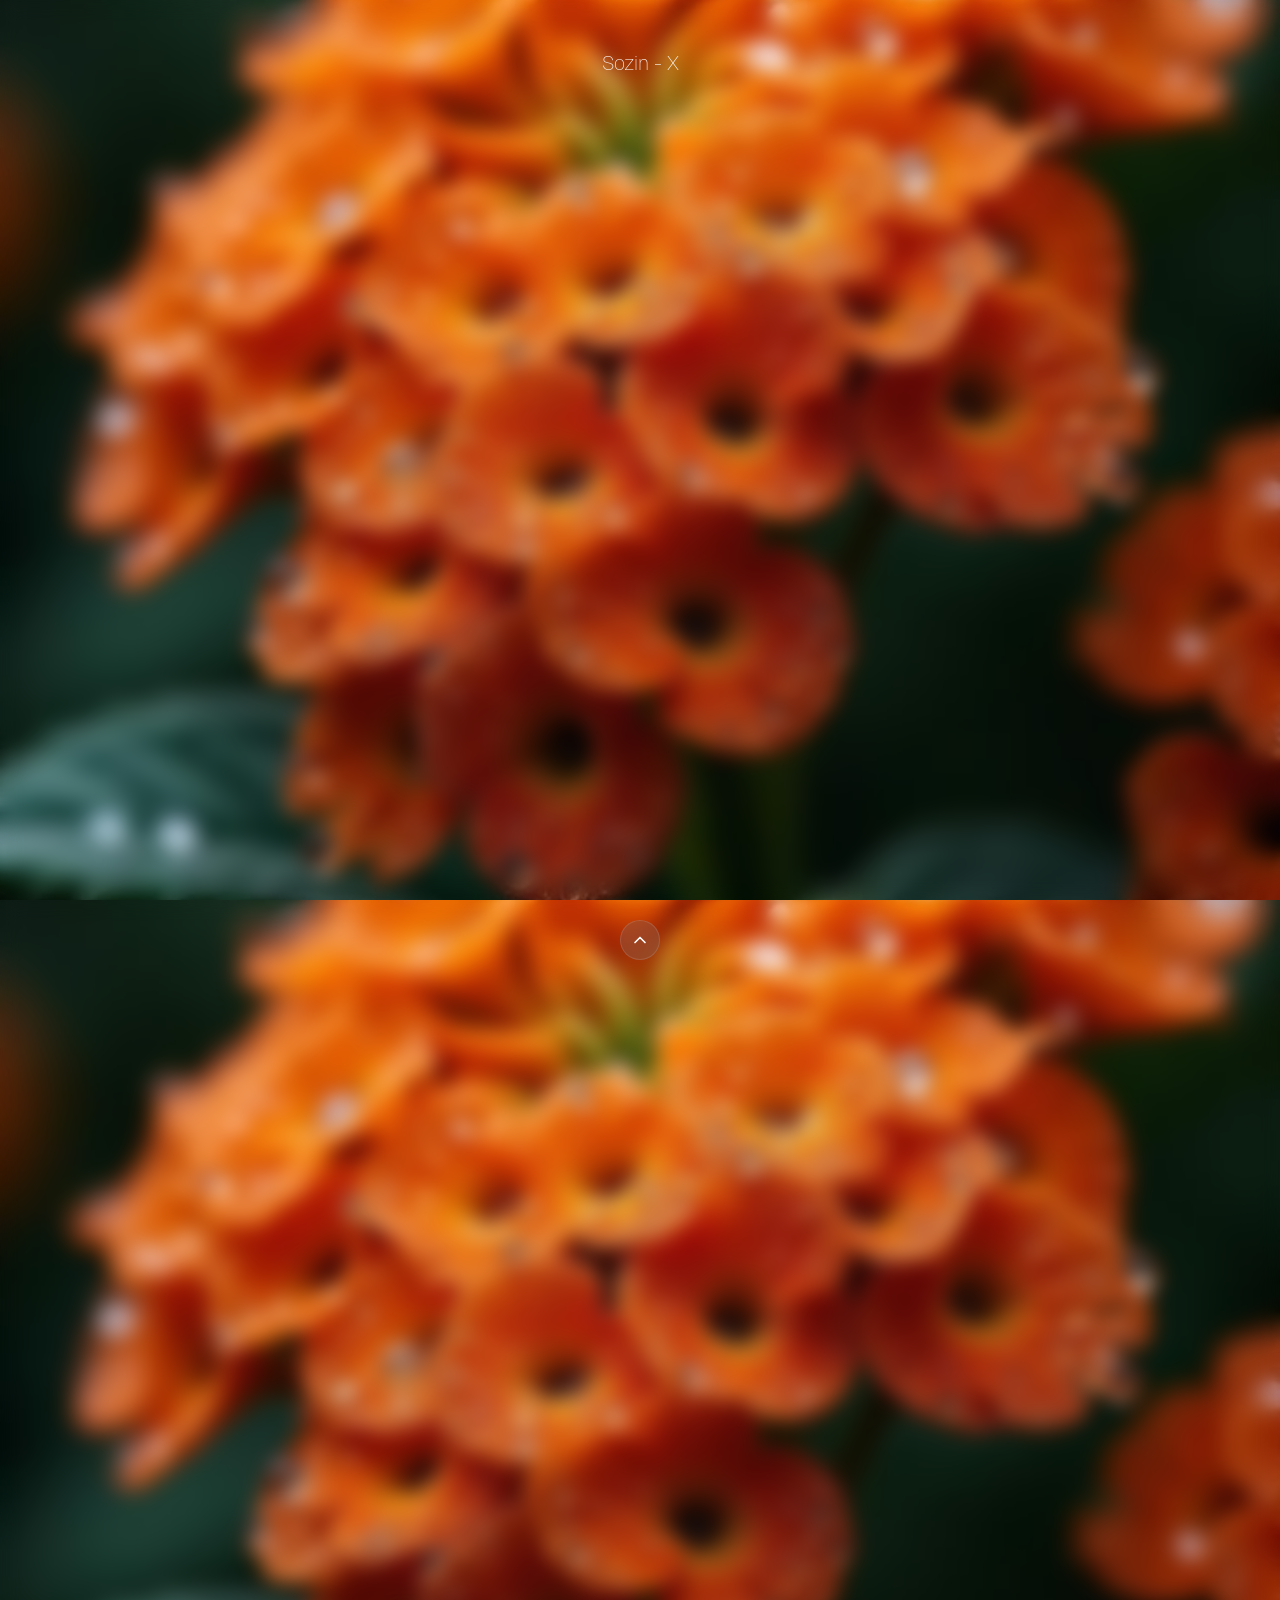
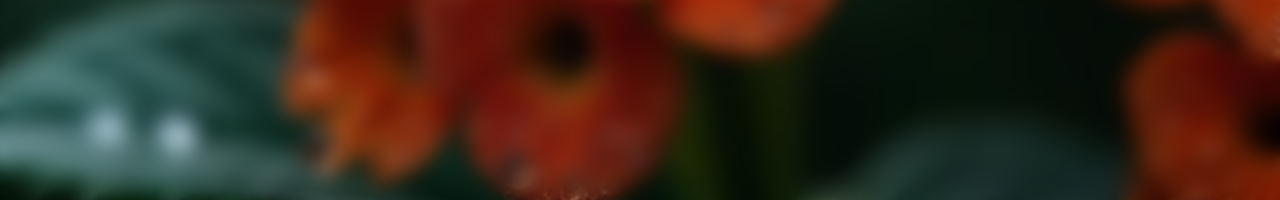
<file: index.html>
<!--
For AI to follow...please read this for developmentpurposes !Important!: 

round everything to the nearst 10th px.

(html div rules)

<div class="Example_Div">
    <div class="Example_Div_Build" aria-label="Example_Div_Build">
        // HTML elements will go here
    </div>

    <style aria-label="Example_Div_Style">
        // Styles will go here
    </style>

    <script aria-label="Example_Div_Script">
        // Script content go here
    </script>
</div>
    
(css rules) 

 <style aria-label="AI_Agent_Manager">

    :root {
        --primary-color: #000;
        --secondary-color: #fff;
    }

    </style>

    button (Use pixel units for all measurements) {
       border: 1px solid var(--Main_Button);
       width: auto;
       height: 20px;
       color: var(--Main_Text_Color);
       font-size: 8px;
       border: var(--Main_Button);
       background-color: var(--Main_UI_Background);
       outline: none;
       cursor: var(--Main_Cursor);
    }

    div (use pixel units for all measurements) {
        width: auto;
        height: auto;
        border: var(--Main_Div);
    }

    input (use pixel units for all measurements) {
        width: auto;
        height: auto;
        border: var(--Main_Input);
    }

    for Aanimations (Opening and closing popup windows/elements)
    use cubic-bezier(0,1,0,1) to open and close popup windows/elements
 
-->

<!DOCTYPE html>
<html lang="en">
<head>
    <meta charset="UTF-8">
    <meta name="viewport" content="width=device-width, initial-scale=1.0">
    <title>Document</title>

    <style aria-label="Sozin-X_Stlye_Manager">

    :root {

        /*Viewport*/
        --Sozin_Main_Page_Background: #000;

        /*Glass Materials*/
        --Glass_Backdrop_Filter: blur(10px);

        /*UI Styles*/
        --Main_UI_Background: #79797944;
        --Main_Text_Color: #ffffff;
        --Font_Size-1: 8px;
        --Font_Size-2: 16px;
        --Font_Size-3: 32px;
        --Font_Family: 'SozinMainFont', sans-serif;
        --Div_Border-radius: 5px;
        --Box_Shadow: 0 4px 6px rgba(0, 0, 0, 0.1);
        

        /*No Border Elements*/
        --Main_Div_No_Border: none #ffffff1f;
        
        /*Main Border*/
        --Main_Button: 1px solid #ffffff1f;
        --Main_Input: 1px solid #ffffff1f;
        --Main_Div: 1px solid #ffffff1f;

        /*Secondary Border*/
        --Main_Button_Secondary: 1px solid #ff99001f;
        --Main_Input_Secondary: 1px solid #ff99001f;
        --Main_Div_Secondary: 1px solid #ff99001f;

        /*Cursors*/
        --Main_Cursor: pointer;
        --Cursor_2: grab;
        --Cursor_3: pointer;

    }

    *{
        margin: 0;
        padding: 0;
        box-sizing: border-box;
        font-family: 'SozinMainFont', sans-serif;
    }

    html, body {
        width: 100%;
        height: 100%;
        overflow: hidden;
        scrollbar-width: none;
        -ms-overflow-style: none;
    }

    ::-webkit-scrollbar {
        display: none;
    }

    @font-face {
        font-family: 'SozinMainFont';
        src: url('/Fonts/geist-font-v1.9.2/geist-font/Geist/ttf/Geist-Thin.ttf') format('truetype');
    }



    /* Tag Styles */
    ::selection {
        background: transparent;
    }
    * {
        -webkit-tap-highlight-color: transparent;
    }
    button {
        color: var(--Main_Text_Color);
        font-size: 8px;
        border: var(--Main_Button);
        background-color: var(--Main_UI_Background);
        outline: none;
        cursor: var(--Main_Cursor);
    }

    input {
        color: var(--Main_Text_Color);
        font-size: 8px;
        border: var(--Main_Input);
        background-color: var(--Main_UI_Background);
        outline: none;
        cursor: var(--Main_Cursor);
    }

    p {
        color: var(--Main_Text_Color);
        font-size: 8px;
        outline: none;
        cursor: var(--Main_Cursor);
    }

    .Div_Window_Header {
        
        background-color: var(--Main_UI_Background);
        outline: none;
        cursor: var(--Main_Cursor);
        border-radius: var(--Div_Border-radius);
    }

    .Div_Window {
        border: var(--Main_Div);
        background-color: var(--Main_UI_Background);
        outline: none;
        cursor: var(--Main_Cursor);
        border-radius: var(--Div_Border-radius);
        box-shadow: var(--Box_Shadow);
    }
    </style>

    <div class="View_Tool">
        <div class="View_Tool_Build" aria-label="View_Tool_Build">
            <button id="View_Tool_Border_Button" aria-label="View_Tool_Border_Button">Border</button>
            <button id="View_Tool_Labels_Button" aria-label="View_Tool_Labels_Button">Labels</button>
        </div>
        <style aria-label="View_Tool_Style">
            .View_Tool {
                position: fixed;
                top: 0;
                left: 50%;
                transform: translateX(-50%);
                z-index: 99999;
                display: none;
            }
            .View_Tool_Build > button {
                width: 50px;
                height: 20px;
            }
            .View_Tool_Build > button.View_Tool_On {
                border-color: #ff0000;
                color: #ff0000;
            }
            .View_Tool_Label {
                position: absolute;
                top: 0;
                left: 0;
                z-index: 99998;
                font: 14px monospace;
                color: #ffffff;
                background: #000000;
                padding: 0 4px;
                pointer-events: auto;
            }
            .View_Tool_Label > button {
                width: auto;
                height: auto;
                margin-left: 4px;
                font-size: 10px;
            }
        </style>
        <script aria-label="View_Tool_Script">
            (function () {
                var borderBtn = document.getElementById('View_Tool_Border_Button');
                var labelsBtn = document.getElementById('View_Tool_Labels_Button');
                var borderStyle = null, labelChips = [];

                function labelOf(el) {
                    return el.id ? '#' + el.id
                         : (el.className && typeof el.className === 'string' && el.className.trim())
                             ? '.' + el.className.trim().split(/\s+/)[0]
                             : el.tagName.toLowerCase();
                }

                function copyLabel(name, btn) {
                    var done = function () {
                        btn.textContent = 'ok';
                        setTimeout(function () { btn.textContent = 'copy'; }, 600);
                    };
                    if (navigator.clipboard && navigator.clipboard.writeText) {
                        navigator.clipboard.writeText(name).then(done, done);
                    } else {
                        var ta = document.createElement('textarea');
                        ta.value = name;
                        document.body.appendChild(ta);
                        ta.select();
                        document.execCommand('copy');
                        ta.remove();
                        done();
                    }
                }

                // Border: 1px solid red on every element
                borderBtn.addEventListener('click', function () {
                    if (borderStyle) {
                        borderStyle.remove();
                        borderStyle = null;
                    } else {
                        borderStyle = document.createElement('style');
                        borderStyle.textContent = 'body * { border: 1px solid red !important; }';
                        document.head.appendChild(borderStyle);
                    }
                    borderBtn.classList.toggle('View_Tool_On', !!borderStyle);
                });

                // Labels: stamp every element's name but show no tag;
                // Ctrl+Left Click on an element reveals/hides its tag
                var labelsArmed = false;

                function removeChip(entry) {
                    entry.chip.remove();
                    if (entry.madeRelative && entry.anchor) {
                        entry.anchor.style.position = '';
                    }
                }

                var voidTags = { area: 1, base: 1, br: 1, col: 1, embed: 1, hr: 1, img: 1, input: 1, link: 1, meta: 1, param: 1, source: 1, track: 1, wbr: 1 };

                function showChip(el) {
                    var name = el.getAttribute('data-view-tool-label');
                    var madeRelative = false;
                    var anchor = voidTags[el.tagName.toLowerCase()] ? el.parentElement : el;
                    if (anchor && getComputedStyle(anchor).position === 'static') {
                        anchor.style.position = 'relative';
                        madeRelative = true;
                    }
                    var chip = document.createElement('span');
                    chip.className = 'View_Tool_Label';
                    var text = document.createElement('span');
                    text.textContent = name;
                    var btn = document.createElement('button');
                    btn.type = 'button';
                    btn.textContent = 'copy';
                    btn.addEventListener('click', function (event) {
                        event.stopPropagation();
                        copyLabel(name, btn);
                    });
                    chip.appendChild(text);
                    chip.appendChild(btn);
                    if (anchor === el) {
                        try { el.prepend(chip); } catch (e) {}
                    } else if (anchor) {
                        el.before(chip);
                    }
                    labelChips.push({ el: el, chip: chip, anchor: anchor, madeRelative: madeRelative });
                }

                function revealLabel(event) {
                    if (event.target.closest && event.target.closest('.View_Tool_Label')) {
                        return;
                    }
                    // a click outside the label hides it
                    labelChips.forEach(removeChip);
                    labelChips = [];
                    if (!event.ctrlKey || event.button !== 0) {
                        return;
                    }
                    var el = event.target.closest
                        ? event.target.closest('[data-view-tool-label]')
                        : null;
                    if (!el) {
                        return;
                    }
                    event.preventDefault();
                    event.stopPropagation();
                    showChip(el);
                }

                labelsBtn.addEventListener('click', function () {
                    if (labelsArmed) {
                        labelChips.forEach(removeChip);
                        labelChips = [];
                        document.querySelectorAll('[data-view-tool-label]').forEach(function (el) {
                            el.removeAttribute('data-view-tool-label');
                        });
                        document.body.removeEventListener('click', revealLabel, true);
                        labelsArmed = false;
                    } else {
                        document.body.querySelectorAll('*').forEach(function (el) {
                            if (el.closest('.View_Tool')) {
                                return;
                            }
                            el.setAttribute('data-view-tool-label', labelOf(el));
                        });
                        document.body.addEventListener('click', revealLabel, true);
                        labelsArmed = true;
                    }
                    labelsBtn.classList.toggle('View_Tool_On', labelsArmed);
                });
            })();
        </script>
    </div>

</head>
<body>
    <div class="Sozin_Main_Page">

        <div class="Sozin_Main_Page_Build" aria-label="Sozin_Main_Page_Build">

            <div class="Background_Slide_Show">

                <div class="Background_Slide_Show_Build" aria-label="Background_Slide_Show_Build">
                    <img src="/Images/Background_Slide_Show_Data/38139928099642512.jpg" alt="Background 1">
                </div>
                <!-- Background Slide Show Styles -->
                <style aria-label="Background_Slide_Show_Style">
                    .Background_Slide_Show {
                        position: absolute;
                        top: 0;
                        left: 0;
                        width: 100dvw;
                        height: 100dvh;
                        
                    }
                    .Background_Slide_Show_Build {
                        position: absolute;
                        top: 0;
                        left: 0;
                        width: 100dvw;
                        height: 100dvh;
                        object-fit: cover;
                    }

                    .Background_Slide_Show_Build > img {
                        position: absolute;
                        top: 0;
                        left: 0;
                        width: 100%;
                        height: 100%;
                        object-fit: cover;
                        transition: opacity 1s ease;
                    }
                </style>
                <script aria-label="Background_Slide_Show_Script">
                    (function () {
                        var base = '/Images/Background_Slide_Show_Data/';
                        var slideMs = 10000;    // time each slide stays up
                        var refreshMs = 15000; // re-checks the folder for new photos
                        var imgExts = /\.(jpe?g|png|gif|webp|avif|bmp)$/i;

                        // used only when the server won't list the folder
                        // (Netlify, or opening index.html straight off disk).
                        var slides = [
                            '003e91723f082ed354129d996ed4d3ad.jpg',
                            '38139928099642512.jpg',
                            '927811960743055285.jpg',
                            'download (1).jpg',
                            'download (2).jpg',
                            'download.jpg',
                            'Wonderful autumn landscape.jpg',
                            '🌹beautiful flowers pic🌹.jpg'
                        ];

                        // every .Background_Slide_Show_Build on the page (main page + second page) shows the same slide
                        var shows = [];
                        var i = -1;

                        // two stacked layers per show: each tick the hidden one fades in on top
                        function setupShow(build) {
                            var layer0 = build.querySelector('img');
                            var layer1 = layer0.cloneNode(false);
                            layer1.removeAttribute('alt');
                            layer1.style.opacity = '0';
                            build.appendChild(layer1);
                            layer0.style.zIndex = '1';
                            layer1.style.zIndex = '2';
                            return { layers: [layer0, layer1], active: 0 };
                        }

                        function pickNext() {
                            var next_i;
                            do { next_i = Math.floor(Math.random() * slides.length); }
                            while (slides.length > 1 && next_i === i);
                            i = next_i;
                            shows.forEach(function (show) {
                                var layers = show.layers;
                                var next = 1 - show.active;
                                layers[next].src = base + encodeURIComponent(slides[i]);
                                layers[next].style.zIndex = '2';
                                layers[show.active].style.zIndex = '1';
                                layers[next].style.opacity = '1';
                                layers[show.active].style.opacity = '0';
                                show.active = next;
                            });
                        }

                        // read the folder's index page and pull every image
                        // name out of it — new photos join the show on their own
                        function refreshSlides() {
                            fetch(base).then(function (r) {
                                if (!r.ok) throw new Error('no listing');
                                return r.text();
                            }).then(function (html) {
                                var doc = new DOMParser().parseFromString(html, 'text/html');
                                var found = [];
                                doc.querySelectorAll('a[href]').forEach(function (a) {
                                    var name = decodeURIComponent(a.getAttribute('href')).split('/').pop();
                                    if (imgExts.test(name)) found.push(name);
                                });
                                if (found.length) {
                                    // preload anything new so fades never stall
                                    found.forEach(function (f2) {
                                        if (slides.indexOf(f2) === -1) {
                                            var im = new Image();
                                            im.src = base + encodeURIComponent(f2);
                                        }
                                    });
                                    slides = found;
                                }
                            }).catch(function () {});
                        }

                        // wait for the whole page so the second page's slide show is found too
                        document.addEventListener('DOMContentLoaded', function () {
                            shows = Array.prototype.map.call(document.querySelectorAll('.Background_Slide_Show_Build'), setupShow);
                            if (!shows.length) return;
                            refreshSlides();
                            pickNext();
                            setInterval(pickNext, slideMs);
                            setInterval(refreshSlides, refreshMs);
                        });
                    })();
                </script>
            </div>

            <div class="Glass_Background">
                <style aria-label="Glass_Background_Style">
                    .Glass_Background {
                        position: absolute;
                        top: 0;
                        left: 0;
                        width: 100dvw;
                        height: 100dvh;
                        backdrop-filter: var(--Glass_Backdrop_Filter);
                        z-index: 2;
                    }
                </style>
                <script aria-label="Glass_Background_Script">

                </script>
            </div>

            <div class="Logo">
                <div class="Logo_Build" aria-label="Logo_Build">
                    <p>Sozin - X</p>
                </div>

                <style aria-label="Logo_Style">

                    .Logo {
                        position: absolute;
                        top: 50px;
                        width: 100%;
                        background: none;
                        border: none;
                        z-index: 3;    
                    }

                    .Logo > .Logo_Build {
                        background: none;
                        border: none;
                        display: flex;
                        align-items: center;
                        justify-content: center;
                    }

                    .Logo > .Logo_Build > p {
                        color: var(--Main_Text_Color);
                        font-size: 20px;
                    }


                </style>
                <script aria-label="Logo_Script">
                    (function () {
                        var wait = function (ms) { return new Promise(function (r) { setTimeout(r, ms); }); };

                        // 1s delay -> type the title (letters fade in) -> 1.0s delay -> overlapping 0.5s tile fades, 0.1s apart
                        window.Sozin_Section_Intro = function (titleSelector, tileSelector, typeMs) {
                            var title = document.querySelector(titleSelector);
                            var tiles = tileSelector ? document.querySelectorAll(tileSelector) : [];
                            var text = title.textContent;
                            title.textContent = '';
                            title.style.visibility = '';
                            var letters = Array.prototype.map.call(text, function (ch) {
                                var s = document.createElement('span');
                                s.textContent = ch;
                                s.style.opacity = '0';
                                s.style.transition = 'opacity 0.3s ease-in-out';
                                title.appendChild(s);
                                return s;
                            });
                            return wait(1000).then(function () {
                                var step = (typeMs || 100) / letters.length;
                                return letters.reduce(function (p, s) {
                                    return p.then(function () { s.style.opacity = '1'; return wait(step); });
                                }, Promise.resolve());
                            }).then(function () {
                                if (!tiles.length) { return wait(300); }
                                return wait(1000).then(function () {
                                    var stagger = 100;
                                    tiles.forEach(function (tile, i) {
                                        setTimeout(function () { tile.classList.add('Section_Intro_Shown'); }, i * stagger);
                                    });
                                    return wait(500 + (tiles.length - 1) * stagger);
                                });
                            });
                        };

                        // page title types in first (0.5s), then the Apps and Games sections follow
                        window.Sozin_Section_Intro('.Logo_Build > p', null, 500).then(function () {
                            document.dispatchEvent(new Event('Logo_Intro_Done'));
                        });
                    })();
                    
                </script>
            </div>

            <div class="Apps_Section">
                <div class="Apps_Section_Build" aria-label="Apps_Section_Build">
                    <p class="Apps_Section_Title">Apps</p>
                    <div class="Apps_Section_Grid">
                        <button class="Apps_Section_App" aria-label="Kin Flow" title="Kin Flow"><img class="Apps_Section_App_Logo" src="Images/Apps/kin-flow.svg" alt="Kin Flow" draggable="false"></button>
                        <button class="Apps_Section_App" aria-label="Edge CAD" title="Edge CAD"><img class="Apps_Section_App_Logo" src="Images/Apps/edge-cad.svg" alt="Edge CAD" draggable="false"></button>
                        <button class="Apps_Section_App" aria-label="Nova EDA" title="Nova EDA"><img class="Apps_Section_App_Logo" src="Images/Apps/nova-eda.svg" alt="Nova EDA" draggable="false"></button>
                        <button class="Apps_Section_App" aria-label="Barn IDE" title="Barn IDE"><img class="Apps_Section_App_Logo" src="Images/Apps/barn-ide.svg" alt="Barn IDE" draggable="false"></button>
                        <button class="Apps_Section_App" aria-label="Open Earth" title="Open Earth"><img class="Apps_Section_App_Logo" src="Images/Apps/open-earth.svg" alt="Open Earth" draggable="false"></button>
                    </div>
                </div>

                <style aria-label="Apps_Section_Style">
                    .Apps_Section {
                        position: absolute;
                        top: 100px;
                        left: 50%;
                        transform: translateX(-50%);
                        background: none;
                        border: none;
                        z-index: 3;
                    }
                    .Apps_Section > .Apps_Section_Build {
                        display: flex;
                        flex-direction: column;
                        gap: 10px;
                        background: none;
                        border: none;
                    }
                    .Apps_Section_Title {
                        color: var(--Main_Text_Color);
                        font-size: 12px;
                        font-family: var(--Font_Family);
                        font-weight: normal;
                        cursor: default;
                    }
                    .Apps_Section_Grid {
                        display: flex;
                        gap: 10px;
                        background: none;
                        border: none;
                    }
                    .Apps_Section_App {
                        width: 50px;
                        height: 50px;
                        border: var(--Main_Button);
                        border-radius: 10px;
                        background: var(--Main_UI_Background);
                        backdrop-filter: var(--Glass_Backdrop_Filter);
                        cursor: var(--Main_Cursor);
                        opacity: 0;
                        will-change: opacity;
                        transition: transform 0.2s, opacity 0.5s ease-in-out;
                    }
                    .Apps_Section_App {
                        display: flex;
                        align-items: center;
                        justify-content: center;
                        padding: 0;
                    }
                    .Apps_Section_App_Logo {
                        width: 24px;
                        height: 24px;
                        pointer-events: none;
                        user-select: none;
                    }
                    .Apps_Section_App.Section_Intro_Shown {
                        opacity: 1;
                    }
                    .Apps_Section_App:active {
                        transform: scale(0.9);
                    }
                </style>
                <script aria-label="Apps_Section_Script">
                    (function () {
                        var title = document.querySelector('.Apps_Section_Title');
                        title.style.visibility = 'hidden';
                        document.addEventListener('Logo_Intro_Done', function () {
                            window.Sozin_Section_Intro('.Apps_Section_Title', '.Apps_Section_App').then(function () {
                                document.dispatchEvent(new Event('Apps_Section_Intro_Done'));
                            });
                        });
                    })();
                </script>
            </div>

            <div class="Games_Section">
                <div class="Games_Section_Build" aria-label="Games_Section_Build">
                    <p class="Games_Section_Title">Games</p>
                    <div class="Games_Section_Grid">
                        <button class="Games_Section_Game" aria-label="Golf Madness" title="Golf Madness"><img class="Games_Section_Game_Image" src="Images/Games/Golf_Madness/golf-madness-tile.jpg" alt="Golf Madness" draggable="false"><span class="Games_Section_Game_Name">Golf Madness</span></button>
                        <button class="Games_Section_Game" aria-label="Game 2"></button>
                        <button class="Games_Section_Game" aria-label="Game 3"></button>
                    </div>
                </div>

                <style aria-label="Games_Section_Style">
                    .Games_Section {
                        position: absolute;
                        bottom: 100px;
                        left: 50%;
                        transform: translateX(-50%);
                        background: none;
                        border: none;
                        z-index: 3;
                    }
                    .Games_Section > .Games_Section_Build {
                        display: flex;
                        flex-direction: column;
                        gap: 10px;
                        background: none;
                        border: none;
                    }
                    .Games_Section_Title {
                        color: var(--Main_Text_Color);
                        font-size: 12px;
                        font-family: var(--Font_Family);
                        font-weight: normal;
                        cursor: default;
                    }
                    .Games_Section_Grid {
                        display: flex;
                        gap: 10px;
                        background: none;
                        border: none;
                    }
                    .Games_Section_Game {
                        width: 90px;
                        height: 80px;
                        border: var(--Main_Button);
                        border-radius: 10px;
                        background: var(--Main_UI_Background);
                        backdrop-filter: var(--Glass_Backdrop_Filter);
                        cursor: var(--Main_Cursor);
                        opacity: 0;
                        will-change: opacity;
                        transition: transform 0.2s, opacity 0.5s ease-in-out;
                    }
                    .Games_Section_Game {
                        position: relative;
                        padding: 0;
                        overflow: hidden;
                    }
                    .Games_Section_Game_Image {
                        position: absolute;
                        top: 0;
                        left: 0;
                        width: 100%;
                        height: 100%;
                        object-fit: cover;
                        pointer-events: none;
                        user-select: none;
                    }
                    .Games_Section_Game_Name {
                        position: absolute;
                        left: 0;
                        right: 0;
                        bottom: 0;
                        padding: 4px 6px;
                        font-size: 8px;
                        text-align: left;
                        color: var(--Main_Text_Color);
                        background: linear-gradient(to top, #00000099, #00000000);
                        pointer-events: none;
                    }
                    .Games_Section_Game.Section_Intro_Shown {
                        opacity: 1;
                    }
                    .Games_Section_Game:active {
                        transform: scale(0.9);
                    }
                </style>
                <script aria-label="Games_Section_Script">
                    (function () {
                        var title = document.querySelector('.Games_Section_Title');
                        title.style.visibility = 'hidden';
                        // Golf Madness tile opens the game's page
                        document.querySelector('.Games_Section_Game[aria-label="Golf Madness"]').addEventListener('click', function () {
                            window.location.href = 'golf-madness.html';
                        });
                        document.addEventListener('Apps_Section_Intro_Done', function () {
                            title.style.visibility = '';
                            window.Sozin_Section_Intro('.Games_Section_Title', '.Games_Section_Game').then(function () {
                                document.dispatchEvent(new Event('Games_Section_Intro_Done'));
                            });
                        });
                    })();
                </script>
            </div>

            <div class="Page_Down">
                <div class="Page_Down_Build" aria-label="Page_Down_Build">
                    <button class="Page_Down_Button" aria-label="Next Page">
                        <svg viewBox="0 0 24 24" width="20" height="20" fill="none" stroke="currentColor" stroke-width="2" stroke-linecap="round" stroke-linejoin="round"><polyline points="6 9 12 15 18 9"/></svg>
                    </button>
                </div>

                <style aria-label="Page_Down_Style">
                    .Page_Down {
                        position: absolute;
                        bottom: 20px;
                        left: 50%;
                        transform: translateX(-50%);
                        background: none;
                        border: none;
                        z-index: 3;
                    }
                    .Page_Down > .Page_Down_Build {
                        background: none;
                        border: none;
                    }
                    .Page_Down_Button {
                        display: flex;
                        align-items: center;
                        justify-content: center;
                        width: 40px;
                        height: 40px;
                        padding: 0;
                        border: var(--Main_Button);
                        border-radius: 50%;
                        background: var(--Main_UI_Background);
                        backdrop-filter: var(--Glass_Backdrop_Filter);
                        color: var(--Main_Text_Color);
                        cursor: var(--Main_Cursor);
                        opacity: 0;
                        will-change: opacity;
                        transition: opacity 0.5s ease-in-out;
                    }
                    .Page_Down_Button.Section_Intro_Shown {
                        opacity: 1;
                    }
                </style>
                <script aria-label="Page_Down_Script">
                    document.querySelector('.Page_Down_Button').addEventListener('click', function () {
                        document.body.classList.add('Second_Page_Open');
                    });
                    document.addEventListener('Games_Section_Intro_Done', function () {
                        document.querySelector('.Page_Down_Button').classList.add('Section_Intro_Shown');
                    });
                </script>
            </div>

        </div>
        
        <style aria-label="Sozin_Main_Page_Style">
            .Sozin_Main_Page {
                position: absolute;
                top: 0;
                left: 0;
                width: 100dvw;
                height: 100dvh;
                border: none;
                overflow: hidden;
                transition: transform 0.6s cubic-bezier(0, 1, 0, 1);
            }
            .Second_Page_Open .Sozin_Main_Page {
                transform: translateY(-100dvh);
            }
        </style>
        <script aria-label="Sozin_Main_Page_Script">
            
        </script>
    </div>

    <div class="Second_Page">
        <div class="Background_Slide_Show">
            <div class="Background_Slide_Show_Build" aria-label="Background_Slide_Show_Build">
                <img src="/Images/Background_Slide_Show_Data/38139928099642512.jpg" alt="Background 1">
            </div>
        </div>
        <div class="Glass_Background"></div>
        <div class="Second_Page_Build" aria-label="Second_Page_Build">
            <button class="Second_Page_Up_Button" aria-label="Back to Sozin - X">
                <svg viewBox="0 0 24 24" width="20" height="20" fill="none" stroke="currentColor" stroke-width="2" stroke-linecap="round" stroke-linejoin="round"><polyline points="6 15 12 9 18 15"/></svg>
            </button>
            <div class="Shares_Section" aria-label="Shares_Section">
                <p class="Shares_Title">Shares</p>
                <p class="Shares_Sub_Title">Own a portion of the corporation.</p>
                <button class="Road_Map_Button" aria-label="Road Map">Road Map</button>
                <button class="Donation_Button" aria-label="Donation">Donation</button>
            </div>
            <div class="Shares_Deed" aria-label="Shares_Deed">
                <div class="Shares_Deed_Header">
                    <p class="Shares_Deed_Name">Sozin - X Shares</p>
                </div>
                <p class="Shares_Deed_Price">$20.00 a share</p>
                <button class="Shares_Deed_Buy_Button" aria-label="Buy shares">Buy shares</button>
            </div>
            <div class="Shares_Sliders" aria-label="Shares_Sliders">
                <div class="Shares_Slider_Quarters">
                    <p>1st Q</p>
                    <p>2nd Q</p>
                    <p>3rd Q</p>
                    <p>4th Q</p>
                </div>
                <div class="Shares_Slider_Row">
                    <input class="Shares_Value_Slider" type="range" min="0" max="1000000" step="10000" value="1000000" aria-label="Shares value">
                    <p class="Shares_Slider_Label Shares_Value_Label">$1.0M</p>
                </div>
                <div class="Shares_Slider_Row">
                    <div class="Shares_Donation_Slider" role="progressbar" aria-label="Donations" aria-valuemin="0" aria-valuemax="10000" aria-valuenow="0">
                        <div class="Shares_Donation_Fill"></div>
                        <div class="Shares_Donation_Thumb"></div>
                    </div>
                    <p class="Shares_Slider_Label Shares_Donation_Label">$0/$10,000</p>
                </div>
            </div>
        </div>
        <style aria-label="Second_Page_Style">
            .Shares_Section {
                position: absolute;
                top: 70px;
                left: 10px;
                background: none;
                border: none;
            }
            .Shares_Title {
                margin: 0;
                color: var(--Main_Text_Color);
                font-size: 20px;
            }
            .Shares_Sub_Title {
                margin: 4px 0 0 0;
                color: var(--Main_Text_Color);
                font-size: 12px;
                opacity: 0;
                will-change: opacity;
                transition: opacity 0.5s ease-in-out;
            }
            .Shares_Sub_Title.Section_Intro_Shown {
                opacity: 1;
            }
            .Road_Map_Button, .Donation_Button {
                padding: 4px 12px;
                border: var(--Main_Button);
                border-radius: 20px;
                background: var(--Main_UI_Background);
                backdrop-filter: var(--Glass_Backdrop_Filter);
                color: var(--Main_Text_Color);
                font-size: 12px;
                cursor: var(--Main_Cursor);
                opacity: 0;
                pointer-events: none;
                will-change: opacity;
                transition: opacity 0.5s ease-in-out;
            }
            .Road_Map_Button {
                margin-top: 10px;
            }
            .Donation_Button {
                margin-top: 10px;
                margin-left: 10px;
            }
            .Road_Map_Button.Section_Intro_Shown, .Donation_Button.Section_Intro_Shown {
                opacity: 1;
                pointer-events: auto;
            }
            .Shares_Deed {
                position: absolute;
                top: calc(50% + 30px);
                left: 50%;
                transform: translate(-50%, -50%);
                display: flex;
                flex-direction: column;
                gap: 4px;
                width: 160px;
                height: 200px;
                padding: 10px;
                border: var(--Main_Div);
                border-radius: var(--Div_Border-radius);
                background: var(--Main_UI_Background);
                backdrop-filter: var(--Glass_Backdrop_Filter);
                box-shadow: var(--Box_Shadow);
                cursor: default;
                opacity: 0;
                pointer-events: none;
                will-change: opacity;
                transition: opacity 0.5s ease-in-out;
            }
            .Shares_Deed.Section_Intro_Shown {
                opacity: 1;
                pointer-events: auto;
            }
            .Shares_Deed p {
                margin: 0;
                color: var(--Main_Text_Color);
                font-size: 10px;
                cursor: default;
            }
            .Shares_Deed_Header {
                display: flex;
                flex-direction: column;
                align-items: center;
                justify-content: center;
                gap: 4px;
                height: 30px;
                border: var(--Main_Div);
                border-radius: var(--Div_Border-radius);
                background: var(--Main_UI_Background);
            }
            .Shares_Deed .Shares_Deed_Name {
                font-size: 12px;
            }
            .Shares_Deed .Shares_Deed_Price {
                display: flex;
                align-items: center;
                justify-content: center;
                height: 50px;
                font-size: 12px;
            }
            .Shares_Deed_Buy_Button {
                margin-top: auto;
                width: 100%;
                height: 30px;
                border: var(--Main_Button);
                border-radius: var(--Div_Border-radius);
                background: var(--Main_UI_Background);
                color: var(--Main_Text_Color);
                font-size: 12px;
                cursor: var(--Main_Cursor);
                transition: transform 0.2s;
            }
            .Shares_Deed_Buy_Button:active {
                transform: scale(0.95);
            }
            .Shares_Sliders {
                position: absolute;
                left: 10px;
                right: 10px;
                bottom: 20px;
                display: flex;
                flex-direction: column;
                gap: 6px;
                border: none;
                background: none;
                opacity: 0;
                pointer-events: none;
                will-change: opacity;
                transition: opacity 0.5s ease-in-out;
            }
            .Shares_Sliders.Section_Intro_Shown {
                opacity: 1;
                pointer-events: auto;
            }
            .Shares_Sliders p {
                margin: 0;
                color: var(--Main_Text_Color);
                font-size: 10px;
                white-space: nowrap;
                cursor: default;
            }
            .Shares_Slider_Quarters {
                display: flex;
                justify-content: space-around;
                width: calc(100% - 90px);
                border: none;
                background: none;
            }
            .Shares_Slider_Row {
                display: flex;
                align-items: center;
                gap: 10px;
                height: 20px;
                border: none;
                background: none;
            }
            .Shares_Sliders .Shares_Slider_Label {
                flex-shrink: 0;
                width: 80px;
            }
            .Shares_Value_Slider {
                flex: 1;
                min-width: 0;
                height: 6px;
                margin: 0;
                -webkit-appearance: none;
                appearance: none;
                border: var(--Main_Div);
                border-radius: 10px;
                background: linear-gradient(to right, #ffffff99 calc(6px + (100% - 12px) * var(--Slider_Ratio, 1)), var(--Main_UI_Background) calc(6px + (100% - 12px) * var(--Slider_Ratio, 1)));
                outline: none;
                cursor: var(--Main_Cursor);
            }
            .Shares_Value_Slider::-webkit-slider-thumb {
                -webkit-appearance: none;
                appearance: none;
                width: 12px;
                height: 12px;
                border: var(--Main_Button);
                border-radius: 50%;
                background: var(--Main_Text_Color);
                box-shadow: var(--Box_Shadow);
                cursor: var(--Main_Cursor);
            }
            .Shares_Value_Slider::-moz-range-thumb {
                width: 12px;
                height: 12px;
                border: var(--Main_Button);
                border-radius: 50%;
                background: var(--Main_Text_Color);
                box-shadow: var(--Box_Shadow);
                cursor: var(--Main_Cursor);
            }
            .Shares_Donation_Slider {
                position: relative;
                flex: 1;
                min-width: 0;
                height: 6px;
                border: var(--Main_Div);
                border-radius: 10px;
                background: var(--Main_UI_Background);
            }
            .Shares_Donation_Fill {
                position: absolute;
                top: 0;
                left: 0;
                width: calc(6px + (100% - 12px) * var(--Slider_Ratio, 0));
                height: 100%;
                border: none;
                border-radius: 10px;
                background: #ffffff99;
            }
            .Shares_Donation_Thumb {
                position: absolute;
                top: 50%;
                left: calc((100% - 12px) * var(--Slider_Ratio, 0));
                transform: translateY(-50%);
                box-sizing: border-box;
                width: 12px;
                height: 12px;
                border: var(--Main_Button);
                border-radius: 50%;
                background: var(--Main_Text_Color);
                box-shadow: var(--Box_Shadow);
            }
            .Second_Page {
                position: absolute;
                top: 100dvh;
                left: 0;
                width: 100dvw;
                height: 100dvh;
                border: none;
                overflow: hidden;
                background: linear-gradient(180deg, #000000, #2a2a2a);
                transition: transform 0.6s cubic-bezier(0, 1, 0, 1);
            }
            .Second_Page_Open .Second_Page {
                transform: translateY(-100dvh);
            }
            .Second_Page > .Second_Page_Build {
                position: relative;
                z-index: 3;
                width: 100%;
                height: 100%;
                background: none;
                border: none;
            }
            .Second_Page_Up_Button {
                position: absolute;
                top: 20px;
                left: 50%;
                transform: translateX(-50%);
                display: flex;
                align-items: center;
                justify-content: center;
                width: 40px;
                height: 40px;
                padding: 0;
                border: var(--Main_Button);
                border-radius: 50%;
                background: var(--Main_UI_Background);
                backdrop-filter: var(--Glass_Backdrop_Filter);
                color: var(--Main_Text_Color);
                cursor: var(--Main_Cursor);
            }
        </style>

        <script aria-label="Second_Page_Script">
            document.querySelector('.Second_Page_Up_Button').addEventListener('click', function () {
                document.body.classList.remove('Second_Page_Open');
            });

            // first time the second page opens: type in "Shares" (letters fade in), then fade in the sub title
            document.querySelector('.Shares_Title').style.visibility = 'hidden';
            document.querySelector('.Page_Down_Button').addEventListener('click', function () {
                window.Sozin_Section_Intro('.Shares_Title', null, 500).then(function () {
                    document.querySelector('.Shares_Sub_Title').classList.add('Section_Intro_Shown');
                    setTimeout(function () {
                        document.querySelector('.Road_Map_Button').classList.add('Section_Intro_Shown');
                        document.querySelector('.Donation_Button').classList.add('Section_Intro_Shown');
                        setTimeout(function () {
                            document.querySelector('.Shares_Deed').classList.add('Section_Intro_Shown');
                            setTimeout(function () {
                                document.querySelector('.Shares_Sliders').classList.add('Section_Intro_Shown');
                            }, 500);
                        }, 500);
                    }, 500);
                });
            }, { once: true });

            (function () {
                var valueSlider = document.querySelector('.Shares_Value_Slider');
                var valueLabel = document.querySelector('.Shares_Value_Label');
                var formatMoney = function (n) {
                    if (n >= 1000000) { return '$' + (n / 1000000).toFixed(1) + 'M'; }
                    if (n >= 1000) { return '$' + Math.round(n / 1000) + 'K'; }
                    return '$' + n;
                };
                var updateValue = function () {
                    var n = Number(valueSlider.value);
                    valueSlider.style.setProperty('--Slider_Ratio', n / Number(valueSlider.max));
                    valueLabel.textContent = formatMoney(n);
                };
                valueSlider.addEventListener('input', updateValue);
                updateValue();

                var donationGoal = 10000;
                var donationSlider = document.querySelector('.Shares_Donation_Slider');
                var donationLabel = document.querySelector('.Shares_Donation_Label');
                // call Sozin_Set_Donations(amount) with the total donated to move the donation slider
                window.Sozin_Set_Donations = function (amount) {
                    var n = Math.max(0, Math.min(Number(amount) || 0, donationGoal));
                    donationSlider.style.setProperty('--Slider_Ratio', n / donationGoal);
                    donationSlider.setAttribute('aria-valuenow', n);
                    donationLabel.textContent = '$' + n.toLocaleString('en-US') + '/$' + donationGoal.toLocaleString('en-US');
                };
                window.Sozin_Set_Donations(0);
            })();
        </script>
    </div>

    <div class="Road_Map_Window" aria-label="Road_Map_Window">
        <div class="Road_Map_Window_Build" aria-label="Road_Map_Window_Build">
            <p class="Road_Map_Window_Title">Road Map</p>
            <button class="Road_Map_Window_Close_Button" aria-label="Close Road Map">
                <svg viewBox="0 0 24 24" width="12" height="12" fill="none" stroke="currentColor" stroke-width="2" stroke-linecap="round" stroke-linejoin="round"><line x1="6" y1="6" x2="18" y2="18"/><line x1="18" y1="6" x2="6" y2="18"/></svg>
            </button>
        </div>
        <style aria-label="Road_Map_Window_Style">
            .Road_Map_Window {
                position: fixed;
                top: 0;
                left: 0;
                width: 100dvw;
                height: 100dvh;
                z-index: 9999;
                border: none;
                background: var(--Main_UI_Background);
                backdrop-filter: var(--Glass_Backdrop_Filter);
                -webkit-backdrop-filter: var(--Glass_Backdrop_Filter);
                box-shadow: var(--Box_Shadow);
                opacity: 0;
                visibility: hidden;
                pointer-events: none;
                transition: opacity 1s cubic-bezier(0, 1, 0, 1), visibility 1s;
            }
            .Road_Map_Window.Road_Map_Window_Open {
                transition: opacity 1s cubic-bezier(0, 1, 0, 1) 0.2s, visibility 0s 0.2s;
                opacity: 1;
                visibility: visible;
                pointer-events: auto;
            }
            .Road_Map_Window > .Road_Map_Window_Build {
                width: 100%;
                height: 100%;
                background: none;
                border: none;
            }
            .Road_Map_Window_Title {
                position: absolute;
                top: 10px;
                left: 10px;
                margin: 0;
                color: var(--Main_Text_Color);
                font-size: 20px;
            }
            .Road_Map_Window_Close_Button {
                position: absolute;
                top: 10px;
                right: 10px;
                display: flex;
                align-items: center;
                justify-content: center;
                width: 24px;
                height: 24px;
                padding: 0;
                border: var(--Main_Button);
                border-radius: 50%;
                background: var(--Main_UI_Background);
                backdrop-filter: var(--Glass_Backdrop_Filter);
                color: var(--Main_Text_Color);
                cursor: var(--Main_Cursor);
            }
        </style>
        <script aria-label="Road_Map_Window_Script">
            (function () {
                var win = document.querySelector('.Road_Map_Window');
                var close = function () { win.classList.remove('Road_Map_Window_Open'); };
                document.querySelector('.Road_Map_Button').addEventListener('click', function () {
                    win.classList.add('Road_Map_Window_Open');
                });
                document.querySelector('.Road_Map_Window_Close_Button').addEventListener('click', close);
                document.addEventListener('keydown', function (e) {
                    if (e.key === 'Escape') { close(); }
                });
            })();
        </script>
    </div>

    <div class="Div_Window Buy_Shares_Window" aria-label="Buy_Shares_Window">
        <div class="Buy_Shares_Window_Build" aria-label="Buy_Shares_Window_Build">
            <button class="Buy_Shares_Window_Close_Button" aria-label="Close Buy Shares">
                <svg viewBox="0 0 24 24" width="12" height="12" fill="none" stroke="currentColor" stroke-width="2" stroke-linecap="round" stroke-linejoin="round"><line x1="6" y1="6" x2="18" y2="18"/><line x1="18" y1="6" x2="6" y2="18"/></svg>
            </button>
        </div>
        <style aria-label="Buy_Shares_Window_Style">
            .Buy_Shares_Window {
                position: fixed;
                top: 0;
                left: 0;
                width: 100dvw;
                height: 100dvh;
                backdrop-filter: var(--Glass_Backdrop_Filter);
                opacity: 0;
                pointer-events: none;
                transition: opacity 1s cubic-bezier(0, 1, 0, 1);
                z-index: 20;
                display: none;
            }
            .Buy_Shares_Window.Buy_Shares_Window_Open {
                transition-delay: 0.2s;
                display: block;
                opacity: 1;
                pointer-events: auto;
            }
            @starting-style {
                .Buy_Shares_Window.Buy_Shares_Window_Open {
                    opacity: 0;
                }
            }
            .Buy_Shares_Window > .Buy_Shares_Window_Build {
                width: 100%;
                height: 100%;
                background: none;
                border: none;
            }
            .Buy_Shares_Window_Close_Button {
                position: absolute;
                top: 10px;
                right: 10px;
                display: flex;
                align-items: center;
                justify-content: center;
                width: 24px;
                height: 24px;
                padding: 0;
                border: var(--Main_Button);
                border-radius: 50%;
                background: var(--Main_UI_Background);
                backdrop-filter: var(--Glass_Backdrop_Filter);
                color: var(--Main_Text_Color);
                cursor: var(--Main_Cursor);
            }
        </style>
        <script aria-label="Buy_Shares_Window_Script">
            (function () {
                var win = document.querySelector('.Buy_Shares_Window');
                var close = function () { win.classList.remove('Buy_Shares_Window_Open'); };
                document.querySelector('.Shares_Deed_Buy_Button').addEventListener('click', function (event) {
                    event.stopPropagation();
                    win.classList.add('Buy_Shares_Window_Open');
                });
                document.querySelector('.Buy_Shares_Window_Close_Button').addEventListener('click', close);
                document.addEventListener('click', function (event) {
                    if (!win.classList.contains('Buy_Shares_Window_Open')) { return; }
                    if (win.contains(event.target)) { return; }
                    close();
                });
                document.addEventListener('keydown', function (e) {
                    if (e.key === 'Escape') { close(); }
                });
            })();
        </script>
    </div>
    <div class="Div_Window Donation_Window" aria-label="Donation_Window">
        <div class="Donation_Window_Build" aria-label="Donation_Window_Build">

        </div>
        <style aria-label="Donation_Window_Style">
            .Donation_Window {
                position: fixed;
                top: 50%;
                left: 50%;
                width: calc(100% - 60px);
                height: 280px;
                backdrop-filter: var(--Glass_Backdrop_Filter);
                transform: translate(-50%, -50%);
                opacity: 0;
                pointer-events: none;
                transition: opacity 1s cubic-bezier(0, 1, 0, 1);
                z-index: 20;
                display: none;
            }
            .Donation_Window.Donation_Window_Open {
                transition-delay: 0.2s;
                display: block;
                transform: translate(-50%, -50%);
                opacity: 1;
                pointer-events: auto;
            }
            @starting-style {
                .Donation_Window.Donation_Window_Open {
                    transform: translate(-50%, -50%);
                    opacity: 0;
                }
            }
            .Donation_Window > .Donation_Window_Build {
                width: 100%;
                height: 100%;
                background: none;
                border: none;
            }
        </style>
        <script aria-label="Donation_Window_Script">
            (function () {
                var win = document.querySelector('.Donation_Window');
                var close = function () { win.classList.remove('Donation_Window_Open'); };
                document.querySelector('.Donation_Button').addEventListener('click', function (event) {
                    event.stopPropagation();
                    win.classList.add('Donation_Window_Open');
                });
                document.addEventListener('click', function (event) {
                    if (!win.classList.contains('Donation_Window_Open')) { return; }
                    if (win.contains(event.target)) { return; }
                    close();
                });
                document.addEventListener('keydown', function (e) {
                    if (e.key === 'Escape') { close(); }
                });
            })();
        </script>
    </div>

    <div class="Div_Window Create_Account_Window" aria-label="Create_Account_Window">
        <div class="Create_Account_Window_Build" aria-label="Create_Account_Window_Build">
            <p class="Create_Account_Window_Title">Create Account</p>
            <button class="Create_Account_Window_Close_Button" aria-label="Close Create Account">
                <svg viewBox="0 0 24 24" width="12" height="12" fill="none" stroke="currentColor" stroke-width="2" stroke-linecap="round" stroke-linejoin="round"><line x1="6" y1="6" x2="18" y2="18"/><line x1="18" y1="6" x2="6" y2="18"/></svg>
            </button>
            <div class="Create_Account_Tabs" role="tablist">
                <button class="Create_Account_Tab Create_Account_Tab_Active" data-tab="create" role="tab">Create an account</button>
                <button class="Create_Account_Tab" data-tab="login" role="tab">Login</button>
            </div>
            <div class="Create_Account_Panel Create_Account_Panel_Active" data-panel="create">
                <div class="Create_Account_Panel_Create">
                    <p class="Create_Account_Intro">Welcome to the most secure account in the world, I use a SHA-512 to create your account. All you need is your State ID...Scan the bar code on the back, and the app converts 3 values from your ID into a SHA-512...No one (Not even me) can crack this code. This is the most secure way of creating accounts. No annoying email sends, no 3 step verifications, all hashed into a single line of code</p>
                    <button class="Create_Account_Scan_Button" aria-label="Scan ID">Scan ID</button>
                </div>
            </div>
            <div class="Create_Account_Panel" data-panel="login"></div>
        </div>
        <style aria-label="Create_Account_Window_Style">
            .Create_Account_Window {
                position: fixed;
                top: 50%;
                left: 50%;
                width: calc(100% - 60px);
                height: 300px;
                backdrop-filter: var(--Glass_Backdrop_Filter);
                -webkit-backdrop-filter: var(--Glass_Backdrop_Filter);
                transform: translate(-50%, -50%);
                opacity: 0;
                pointer-events: none;
                transition: opacity 1s cubic-bezier(0, 1, 0, 1);
                z-index: 20;
                display: none;
            }
            .Create_Account_Window.Create_Account_Window_Open {
                transition-delay: 0.2s;
                display: block;
                transform: translate(-50%, -50%);
                opacity: 1;
                pointer-events: auto;
            }
            @starting-style {
                .Create_Account_Window.Create_Account_Window_Open {
                    transform: translate(-50%, -50%);
                    opacity: 0;
                }
            }
            .Create_Account_Window > .Create_Account_Window_Build {
                position: relative;
                width: 100%;
                height: 100%;
                background: none;
                border: none;
            }
            .Create_Account_Window_Title {
                position: absolute;
                top: 10px;
                left: 10px;
                margin: 0;
                color: var(--Main_Text_Color);
                font-size: 12px;
                font-family: var(--Font_Family);
                font-weight: normal;
            }
            .Create_Account_Tabs {
                position: absolute;
                top: 40px;
                left: 10px;
                display: flex;
                gap: 10px;
            }
            .Create_Account_Tab {
                padding: 4px 12px;
                border: var(--Main_Button);
                border-radius: 20px;
                background: transparent;
                color: var(--Main_Text_Color);
                cursor: var(--Main_Cursor);
                font-size: 12px;
                font-family: var(--Font_Family);
                font-weight: normal;
                outline: none;
                -webkit-tap-highlight-color: transparent;
                transition: background 0.3s cubic-bezier(0, 1, 0, 1), border-color 0.3s cubic-bezier(0, 1, 0, 1);
            }
            .Create_Account_Tab.Create_Account_Tab_Active {
                border-color: #ffffff66;
            }
            .Create_Account_Panel {
                position: absolute;
                top: 80px;
                left: 10px;
                right: 10px;
                bottom: 10px;
                opacity: 0;
                visibility: hidden;
                pointer-events: none;
                transition: opacity 0.3s cubic-bezier(0, 1, 0, 1), visibility 0s 0.3s;
            }
            .Create_Account_Panel.Create_Account_Panel_Active {
                opacity: 1;
                visibility: visible;
                pointer-events: auto;
                transition: opacity 0.3s cubic-bezier(0, 1, 0, 1);
            }
            .Create_Account_Panel_Create {
                display: flex;
                flex-direction: column;
                gap: 16px;
            }
            .Create_Account_Intro {
                margin: 0;
                color: var(--Main_Text_Color);
                font-size: 12px;
                font-family: var(--Font_Family);
                font-weight: normal;
                line-height: 1.6;
                text-align: center;
            }
            .Create_Account_Scan_Button {
                align-self: center;
                padding: 4px 12px;
                border: var(--Main_Button);
                border-radius: 20px;
                background: var(--Main_UI_Background);
                backdrop-filter: var(--Glass_Backdrop_Filter);
                color: var(--Main_Text_Color);
                font-size: 12px;
                font-family: var(--Font_Family);
                font-weight: normal;
                cursor: var(--Main_Cursor);
            }
            .Create_Account_Window_Close_Button {
                position: absolute;
                top: 10px;
                right: 10px;
                display: flex;
                align-items: center;
                justify-content: center;
                width: 24px;
                height: 24px;
                padding: 0;
                border: var(--Main_Button);
                border-radius: 50%;
                background: var(--Main_UI_Background);
                backdrop-filter: var(--Glass_Backdrop_Filter);
                color: var(--Main_Text_Color);
                cursor: var(--Main_Cursor);
            }
        </style>
        <script aria-label="Create_Account_Window_Script">
            document.addEventListener('DOMContentLoaded', function () {
                var win = document.querySelector('.Create_Account_Window');
                var close = function () { win.classList.remove('Create_Account_Window_Open'); };
                document.querySelector('.Profile_Popup_Create_Account_Button').addEventListener('click', function (event) {
                    event.stopPropagation();
                    win.classList.add('Create_Account_Window_Open');
                });
                document.querySelector('.Create_Account_Window_Close_Button').addEventListener('click', close);
                var tabs = win.querySelectorAll('.Create_Account_Tab');
                var panels = win.querySelectorAll('.Create_Account_Panel');
                tabs.forEach(function (tab) {
                    tab.addEventListener('click', function () {
                        tabs.forEach(function (t) { t.classList.remove('Create_Account_Tab_Active'); });
                        panels.forEach(function (pn) { pn.classList.remove('Create_Account_Panel_Active'); });
                        tab.classList.add('Create_Account_Tab_Active');
                        var panel = win.querySelector('.Create_Account_Panel[data-panel="' + tab.dataset.tab + '"]');
                        if (panel) { panel.classList.add('Create_Account_Panel_Active'); }
                    });
                });
                document.addEventListener('click', function (event) {
                    if (!win.classList.contains('Create_Account_Window_Open')) { return; }
                    if (win.contains(event.target)) { return; }
                    close();
                });
                document.addEventListener('keydown', function (e) {
                    if (e.key === 'Escape') { close(); }
                });
            });
        </script>
    </div>
    <!-- Web Info sits outside both pages so it opens over whichever page is showing -->
    <div class="Div_Window Left_Section">
        <div class="Left_Section_Build" aria-label="Left_Section_Build">
            <div class="Div_Window_Header Left_Section_Title">Web Info</div>
        </div>

        <style aria-label="Left_Section_Style">
            .Left_Section {
                position: fixed;
                top: 10px;
                left: 10px;
                width: 200px;
                height: calc(100dvh - 20px);
                backdrop-filter: var(--Glass_Backdrop_Filter);
                -webkit-backdrop-filter: var(--Glass_Backdrop_Filter);
                transform-origin: top left;
                opacity: 0;
                pointer-events: none;
                transition: opacity 1s cubic-bezier(0, 1, 0, 1);
                z-index: 9;
                display: none;
            }
            .Left_Section.Left_Section_Open {
                transition-delay: 0.2s;
                display: block;
                opacity: 1;
                pointer-events: auto;
            }
            @starting-style {
                .Left_Section.Left_Section_Open {
                    opacity: 0;
                }
            }
            .Left_Section > .Left_Section_Build {
                width: 100%;
                height: 100%;
                background: none;
                border: none;
            }
            .Left_Section_Title {
                position: absolute;
                top: 4px;
                left: 10px;
                z-index: 5;
                padding: 0px 10px;
                font-family: monospace;
                font-size: 10px;
                letter-spacing: 0px;
                color: var(--Main_Text_Color);
                white-space: nowrap;
                background-color: rgba(143, 143, 143, 0.377);
                backdrop-filter: blur(10px);
            }
        </style>
        <script aria-label="Left_Section_Script">
            document.addEventListener('DOMContentLoaded', function () {
                var title = document.querySelector('.Left_Section_Title');
                var panel = document.querySelector('.Left_Section');
                var webInfoButton = document.querySelector('.Settings_Popup_Web_Info_Button');
                if (title) {
                    title.addEventListener('click', function (event) {
                        event.stopPropagation();
                        panel.classList.toggle('Left_Section_Open');
                    });
                }
                document.addEventListener('pointerdown', function (event) {
                    if (!panel.classList.contains('Left_Section_Open')) { return; }
                    if (panel.contains(event.target)) { return; }
                    if (title && title.contains(event.target)) { return; }
                    if (webInfoButton && webInfoButton.contains(event.target)) { return; }
                    panel.classList.remove('Left_Section_Open');
                }, true);
            });
        </script>
    </div>

    <div class="Top_Right_Section">
        <div class="Top_Right_Section_Build" aria-label="Top_Right_Section_Build">
            <button class="Top_Right_Widgets_Button" aria-label="Widgets">
                <svg viewBox="0 0 24 24" width="10" height="10" fill="none" stroke="currentColor" stroke-width="2" stroke-linecap="round" stroke-linejoin="round"><rect x="3" y="3" width="7" height="7" rx="1"/><rect x="14" y="3" width="7" height="7" rx="1"/><rect x="3" y="14" width="7" height="7" rx="1"/><rect x="14" y="14" width="7" height="7" rx="1"/></svg>
            </button>
            <button class="Top_Right_Notification_Button" aria-label="Notifications">
                <svg viewBox="0 0 24 24" width="10" height="10" fill="none" stroke="currentColor" stroke-width="2" stroke-linecap="round" stroke-linejoin="round"><path d="M18 8a6 6 0 0 0-12 0c0 7-3 9-3 9h18s-3-2-3-9"/><path d="M13.7 21a2 2 0 0 1-3.4 0"/></svg>
            </button>
            <button class="Top_Right_Message_Button" aria-label="Messages">
                <svg viewBox="0 0 24 24" width="10" height="10" fill="none" stroke="currentColor" stroke-width="2" stroke-linecap="round" stroke-linejoin="round"><path d="M21 15a2 2 0 0 1-2 2H7l-4 4V5a2 2 0 0 1 2-2h14a2 2 0 0 1 2 2z"/></svg>
            </button>
            <button class="Top_Right_Settings_Button" aria-label="Settings">
                <svg viewBox="0 0 24 24" width="10" height="10" fill="none" stroke="currentColor" stroke-width="2" stroke-linecap="round" stroke-linejoin="round"><circle cx="12" cy="12" r="3"/><path d="M19.4 15a1.65 1.65 0 0 0 .33 1.82l.06.06a2 2 0 1 1-2.83 2.83l-.06-.06a1.65 1.65 0 0 0-1.82-.33 1.65 1.65 0 0 0-1 1.51V21a2 2 0 1 1-4 0v-.09a1.65 1.65 0 0 0-1-1.51 1.65 1.65 0 0 0-1.82.33l-.06.06a2 2 0 1 1-2.83-2.83l.06-.06A1.65 1.65 0 0 0 4.6 15a1.65 1.65 0 0 0-1.51-1H3a2 2 0 1 1 0-4h.09A1.65 1.65 0 0 0 4.6 9a1.65 1.65 0 0 0-.33-1.82l-.06-.06a2 2 0 1 1 2.83-2.83l.06.06A1.65 1.65 0 0 0 9 4.6a1.65 1.65 0 0 0 1-1.51V3a2 2 0 1 1 4 0v.09a1.65 1.65 0 0 0 1 1.51 1.65 1.65 0 0 0 1.82-.33l.06-.06a2 2 0 1 1 2.83 2.83l-.06.06A1.65 1.65 0 0 0 19.4 9a1.65 1.65 0 0 0 1.51 1H21a2 2 0 1 1 0 4h-.09a1.65 1.65 0 0 0-1.51 1z"/></svg>
            </button>
            <button class="Top_Right_Profile_Button" aria-label="Profile">
                <svg viewBox="0 0 30 30" width="10" height="10"><circle cx="15" cy="11" r="5" fill="currentColor"/><path d="M5 26c0-6 4.5-9 10-9s10 3 10 9z" fill="currentColor"/></svg>
            </button>
        </div>
        <style aria-label="Top_Right_Section_Style">
            .Top_Right_Section {
                position: fixed;
                top: 10px;
                right: 10px;
                z-index: 10;
                border: none;
                background: none;
            }
            .Top_Right_Section > .Top_Right_Section_Build {
                display: flex;
                gap: 10px;
                background: none;
                border: none;
            }
            .Top_Right_Section_Build > button {
                width: 20px;
                height: 20px;
                border-radius: 50%;
                border: var(--Main_Button);
                background: var(--Main_UI_Background);
                backdrop-filter: var(--Glass_Backdrop_Filter);
                color: var(--Main_Text_Color);
                cursor: var(--Main_Cursor);
                display: flex;
                align-items: center;
                justify-content: center;
                padding: 0;
                overflow: hidden;
                opacity: 0;
                will-change: opacity;
                transition: opacity 0.5s ease-in-out;
            }
            .Top_Right_Section_Build > button.Section_Intro_Shown {
                opacity: 1;
            }
        </style>
        <script aria-label="Top_Right_Section_Script">
            // after the Sozin - X title types in, fade the buttons in first to last (0.5s each, 0.1s apart)
            document.addEventListener('Logo_Intro_Done', function () {
                document.querySelectorAll('.Top_Right_Section_Build > button').forEach(function (button, i) {
                    setTimeout(function () { button.classList.add('Section_Intro_Shown'); }, i * 100);
                });
            });

        </script>

        <div class="Div_Window Settings_Popup">
            <div class="Settings_Popup_Build" aria-label="Settings_Popup_Build">
                <button class="Settings_Popup_Web_Info_Button">
                    <span class="Settings_Popup_List_Icon">
                        <svg viewBox="0 0 24 24" width="10" height="10" fill="none" stroke="currentColor" stroke-width="2" stroke-linecap="round" stroke-linejoin="round"><circle cx="12" cy="12" r="10"/><line x1="12" y1="16" x2="12" y2="12"/><line x1="12" y1="8" x2="12" y2="8"/></svg>
                    </span>
                    <span class="Settings_Popup_List_Text">Web Info</span>
                </button>
            </div>
            <style aria-label="Settings_Popup_Style">
                .Settings_Popup {
                    position: absolute;
                    top: 40px;
                    right: 30px;
                    width: 200px;
                    height: 300px;
                    backdrop-filter: var(--Glass_Backdrop_Filter);
                    -webkit-backdrop-filter: var(--Glass_Backdrop_Filter);
                    transform-origin: top right;
                    opacity: 0;
                    pointer-events: none;
                    transition: opacity 1s cubic-bezier(0, 1, 0, 1);
                    z-index: 6;
                }
                .Settings_Popup.Settings_Popup_Open {
                    transition-delay: 0.2s;
                    opacity: 1;
                    pointer-events: auto;
                }
                .Settings_Popup > .Settings_Popup_Build {
                    width: 100%;
                    height: 100%;
                    background: none;
                    border: none;
                }
                .Settings_Popup_Web_Info_Button {
                    display: flex;
                    align-items: center;
                    gap: 10px;
                    width: calc(100% - 20px);
                    height: 40px;
                    margin: 10px;
                    padding: 0 10px;
                    border: none;
                    border-radius: 10px;
                    background: transparent;
                    color: var(--Main_Text_Color);
                    cursor: var(--Main_Cursor);
                    font-size: var(--Font_Size-1);
                    text-align: left;
                    transition: background 0.2s;
                }
                .Settings_Popup_Web_Info_Button:active {
                    transform: scale(0.98);
                }
                .Settings_Popup_List_Icon {
                    display: flex;
                    align-items: center;
                    justify-content: center;
                    flex-shrink: 0;
                    width: 30px;
                    height: 30px;
                    border-radius: 50%;
                    background: var(--Main_UI_Background);
                }
                .Settings_Popup_List_Text {
                    flex: 1;
                    font-weight: 600;
                }
            </style>
            <script aria-label="Settings_Popup_Script">
                (function () {
                    var button = document.querySelector('.Top_Right_Settings_Button');
                    var popup = document.querySelector('.Settings_Popup');
                    button.addEventListener('click', function (event) {
                        event.stopPropagation();
                        popup.classList.toggle('Settings_Popup_Open');
                    });
                    var webInfoButton = popup.querySelector('.Settings_Popup_Web_Info_Button');
                    var leftSection = document.querySelector('.Left_Section');
                    webInfoButton.addEventListener('click', function (event) {
                        event.stopPropagation();
                        leftSection.classList.toggle('Left_Section_Open');
                    });
                    popup.addEventListener('click', function (event) {
                        if (event.target.closest('button')) {
                            popup.classList.remove('Settings_Popup_Open');
                        }
                    }, true);
                    document.addEventListener('click', function (event) {
                        if (!popup.classList.contains('Settings_Popup_Open')) { return; }
                        if (popup.contains(event.target)) { return; }
                        popup.classList.remove('Settings_Popup_Open');
                    });
                })();
            </script>
        </div>

        <div class="Div_Window Profile_Popup">
            <div class="Profile_Popup_Build" aria-label="Profile_Popup_Build">
                <button class="Profile_Popup_Create_Account_Button">
                    <span class="Profile_Popup_List_Icon">
                        <svg viewBox="0 0 24 24" width="10" height="10" fill="none" stroke="currentColor" stroke-width="2" stroke-linecap="round" stroke-linejoin="round"><path d="M16 21v-2a4 4 0 0 0-4-4H6a4 4 0 0 0-4 4v2"/><circle cx="9" cy="7" r="4"/><line x1="19" y1="8" x2="19" y2="14"/><line x1="22" y1="11" x2="16" y2="11"/></svg>
                    </span>
                    <span class="Profile_Popup_List_Text">Create Account</span>
                </button>
            </div>
            <style aria-label="Profile_Popup_Style">
                .Profile_Popup {
                    position: absolute;
                    top: 30px;
                    right: 0;
                    width: 200px;
                    height: 80px;
                    backdrop-filter: var(--Glass_Backdrop_Filter);
                    -webkit-backdrop-filter: var(--Glass_Backdrop_Filter);
                    transform-origin: top right;
                    opacity: 0;
                    pointer-events: none;
                    transition: opacity 1s cubic-bezier(0, 1, 0, 1);
                    z-index: 6;
                }
                .Profile_Popup.Profile_Popup_Open {
                    transition-delay: 0.2s;
                    opacity: 1;
                    pointer-events: auto;
                }
                .Profile_Popup > .Profile_Popup_Build {
                    width: 100%;
                    height: 100%;
                    background: none;
                    border: none;
                }
                .Profile_Popup_Create_Account_Button {
                    display: flex;
                    align-items: center;
                    gap: 10px;
                    width: calc(100% - 20px);
                    height: 40px;
                    margin: 10px;
                    padding: 0 10px;
                    border: none;
                    border-radius: 10px;
                    background: transparent;
                    color: var(--Main_Text_Color);
                    cursor: var(--Main_Cursor);
                    font-size: var(--Font_Size-1);
                    text-align: left;
                    transition: background 0.2s;
                }
                .Profile_Popup_Create_Account_Button:active {
                    transform: scale(0.98);
                }
                .Profile_Popup_List_Icon {
                    display: flex;
                    align-items: center;
                    justify-content: center;
                    flex-shrink: 0;
                    width: 30px;
                    height: 30px;
                    border-radius: 50%;
                    background: var(--Main_UI_Background);
                }
                .Profile_Popup_List_Text {
                    flex: 1;
                    font-weight: 600;
                }
            </style>
            <script aria-label="Profile_Popup_Script">
                (function () {
                    var button = document.querySelector('.Top_Right_Profile_Button');
                    var popup = document.querySelector('.Profile_Popup');
                    button.addEventListener('click', function (event) {
                        event.stopPropagation();
                        popup.classList.toggle('Profile_Popup_Open');
                    });
                    popup.addEventListener('click', function (event) {
                        if (event.target.closest('button')) {
                            popup.classList.remove('Profile_Popup_Open');
                        }
                    }, true);
                    document.addEventListener('click', function (event) {
                        if (!popup.classList.contains('Profile_Popup_Open')) { return; }
                        if (popup.contains(event.target)) { return; }
                        popup.classList.remove('Profile_Popup_Open');
                    });
                })();
            </script>
        </div>
    </div>

    <div class="Kin_Flow">
        <div class="Kin_Flow_Build" aria-label="Kin_Flow_Build">
            <button class="Kin_Flow_Close_Button" aria-label="Close Kin Flow">
                <svg viewBox="0 0 24 24" width="12" height="12" fill="none" stroke="currentColor" stroke-width="2" stroke-linecap="round" stroke-linejoin="round"><line x1="6" y1="6" x2="18" y2="18"/><line x1="18" y1="6" x2="6" y2="18"/></svg>
            </button>
            <div class="Kin_Flow_Sidebar" aria-label="Kin_Flow_Sidebar">
                <button class="Kin_Flow_Nav_Button" aria-label="World">
                    <svg viewBox="0 0 24 24" width="10" height="10" fill="none" stroke="currentColor" stroke-width="2" stroke-linecap="round" stroke-linejoin="round"><circle cx="12" cy="12" r="10"/><line x1="2" y1="12" x2="22" y2="12"/><path d="M12 2a15.3 15.3 0 0 1 4 10 15.3 15.3 0 0 1-4 10 15.3 15.3 0 0 1-4-10 15.3 15.3 0 0 1 4-10z"/></svg>
                </button>
                <button class="Kin_Flow_Nav_Button" aria-label="Message">
                    <svg viewBox="0 0 24 24" width="10" height="10" fill="none" stroke="currentColor" stroke-width="2" stroke-linecap="round" stroke-linejoin="round"><path d="M21 15a2 2 0 0 1-2 2H7l-4 4V5a2 2 0 0 1 2-2h14a2 2 0 0 1 2 2z"/></svg>
                </button>
                <button class="Kin_Flow_Nav_Button" aria-label="Feed">
                    <svg viewBox="0 0 24 24" width="10" height="10" fill="none" stroke="currentColor" stroke-width="2" stroke-linecap="round" stroke-linejoin="round"><path d="M4 11a9 9 0 0 1 9 9"/><path d="M4 4a16 16 0 0 1 16 16"/><circle cx="5" cy="19" r="1"/></svg>
                </button>
                <button class="Kin_Flow_Nav_Button" aria-label="News">
                    <svg viewBox="0 0 24 24" width="10" height="10" fill="none" stroke="currentColor" stroke-width="2" stroke-linecap="round" stroke-linejoin="round"><path d="M14 2H6a2 2 0 0 0-2 2v16a2 2 0 0 0 2 2h12a2 2 0 0 0 2-2V8z"/><polyline points="14 2 14 8 20 8"/><line x1="16" y1="13" x2="8" y2="13"/><line x1="16" y1="17" x2="8" y2="17"/><polyline points="10 9 9 9 8 9"/></svg>
                </button>
                <button class="Kin_Flow_Nav_Button" aria-label="Market">
                    <svg viewBox="0 0 24 24" width="10" height="10" fill="none" stroke="currentColor" stroke-width="2" stroke-linecap="round" stroke-linejoin="round"><circle cx="9" cy="21" r="1"/><circle cx="20" cy="21" r="1"/><path d="M1 1h4l2.68 13.39a2 2 0 0 0 2 1.61h9.72a2 2 0 0 0 2-1.61L23 6H6"/></svg>
                </button>
            </div>
            <div class="Kin_Flow_Search" aria-label="Kin_Flow_Search">
                <svg viewBox="0 0 24 24" width="10" height="10" fill="none" stroke="currentColor" stroke-width="2" stroke-linecap="round" stroke-linejoin="round"><circle cx="11" cy="11" r="8"/><line x1="21" y1="21" x2="16.65" y2="16.65"/></svg>
                <input type="text" placeholder="Search" aria-label="Search Kin Flow">
            </div>
            <div class="Kin_Flow_Content" aria-label="Kin_Flow_Content">
                <div class="Kin_Flow_Tab Kin_Flow_Tab_World Kin_Flow_Tab_Active" aria-label="World"></div>
                <div class="Kin_Flow_Tab Kin_Flow_Tab_Message" aria-label="Message"></div>
                <div class="Kin_Flow_Tab Kin_Flow_Tab_Feed" aria-label="Feed"></div>
                <div class="Kin_Flow_Tab Kin_Flow_Tab_News" aria-label="News"></div>
                <div class="Kin_Flow_Tab Kin_Flow_Tab_Market" aria-label="Market"></div>
            </div>
        </div>
        <style aria-label="Kin_Flow_Style">
            .Kin_Flow {
                position: fixed;
                top: 0;
                left: 0;
                width: 100dvw;
                height: 100dvh;
                border: var(--Main_Div);
                border-radius: var(--Div_Border-radius);
                background: var(--Main_UI_Background);
                backdrop-filter: var(--Glass_Backdrop_Filter);
                box-shadow: var(--Box_Shadow);
                opacity: 0;
                pointer-events: none;
                transition: opacity 1s cubic-bezier(0, 1, 0, 1);
                z-index: 20;
                display: none;
            }
            .Kin_Flow.Kin_Flow_Open {
                transition-delay: 0.2s;
                display: block;
                opacity: 1;
                pointer-events: auto;
            }
            @starting-style {
                .Kin_Flow.Kin_Flow_Open {
                    opacity: 0;
                }
            }
            .Kin_Flow > .Kin_Flow_Build {
                width: 100%;
                height: 100%;
                background: none;
                border: none;
            }
            .Kin_Flow_Close_Button {
                position: absolute;
                top: 10px;
                right: 10px;
                display: flex;
                align-items: center;
                justify-content: center;
                width: 24px;
                height: 24px;
                padding: 0;
                border: var(--Main_Button);
                border-radius: 50%;
                background: var(--Main_UI_Background);
                backdrop-filter: var(--Glass_Backdrop_Filter);
                color: var(--Main_Text_Color);
                cursor: var(--Main_Cursor);
            }
            .Kin_Flow_Sidebar {
                position: absolute;
                top: 10px;
                left: 10px;
                display: flex;
                gap: 10px;
                border: none;
                background: none;
            }
            .Kin_Flow_Nav_Button {
                display: flex;
                align-items: center;
                justify-content: center;
                width: 20px;
                height: 20px;
                padding: 0;
                border: var(--Main_Button);
                border-radius: 50%;
                background: var(--Main_UI_Background);
                backdrop-filter: var(--Glass_Backdrop_Filter);
                color: var(--Main_Text_Color);
                cursor: var(--Main_Cursor);
            }
            .Kin_Flow_Nav_Button.Kin_Flow_Nav_Active {
                background: #ffffff66;
            }
            .Kin_Flow_Content {
                position: absolute;
                top: 40px;
                left: 10px;
                right: 10px;
                bottom: 10px;
                border: none;
                background: none;
            }
            .Kin_Flow_Tab {
                width: 100%;
                height: 100%;
                border: var(--Main_Div);
                border-radius: var(--Div_Border-radius);
                background: var(--Main_UI_Background);
                backdrop-filter: var(--Glass_Backdrop_Filter);
                box-shadow: var(--Box_Shadow);
                opacity: 0;
                display: none;
                transition: opacity 0.3s cubic-bezier(0, 1, 0, 1);
            }
            .Kin_Flow_Tab.Kin_Flow_Tab_Active {
                display: flex;
                flex-direction: column;
                opacity: 1;
            }
            @starting-style {
                .Kin_Flow_Tab.Kin_Flow_Tab_Active {
                    opacity: 0;
                }
            }
            .Kin_Flow_Search {
                position: absolute;
                top: 10px;
                right: 40px;
                display: flex;
                align-items: center;
                gap: 4px;
                width: 200px;
                height: 20px;
                padding: 0 8px;
                box-sizing: border-box;
                border: var(--Main_Input);
                border-radius: 999px;
                background: var(--Main_UI_Background);
                backdrop-filter: var(--Glass_Backdrop_Filter);
                box-shadow: var(--Box_Shadow);
            }
            .Kin_Flow_Search svg {
                flex: none;
                color: var(--Main_Text_Color);
                opacity: 0.6;
            }
            .Kin_Flow_Search input {
                flex: 1;
                min-width: 0;
                height: 100%;
                padding: 0;
                border: none;
                background: none;
                color: var(--Main_Text_Color);
                font-size: 10px;
                outline: none;
            }
            .Kin_Flow_Search input::placeholder {
                color: var(--Main_Text_Color);
                opacity: 0.6;
            }
        </style>
        <script aria-label="Kin_Flow_Script">
            (function () {
                var win = document.querySelector('.Kin_Flow');
                var close = function () { win.classList.remove('Kin_Flow_Open'); };
                document.querySelector('.Apps_Section_App[aria-label="Kin Flow"]').addEventListener('click', function (event) {
                    event.stopPropagation();
                    win.classList.add('Kin_Flow_Open');
                });
                document.querySelector('.Kin_Flow_Close_Button').addEventListener('click', close);
                document.addEventListener('keydown', function (e) {
                    if (e.key === 'Escape') { close(); }
                });

                // tab switching: click a nav button to show its tab
                var navButtons = document.querySelectorAll('.Kin_Flow_Nav_Button');
                navButtons.forEach(function (button, i) {
                    if (i === 0) { button.classList.add('Kin_Flow_Nav_Active'); }
                    button.addEventListener('click', function () {
                        navButtons.forEach(function (b) { b.classList.remove('Kin_Flow_Nav_Active'); });
                        document.querySelectorAll('.Kin_Flow_Tab').forEach(function (t) { t.classList.remove('Kin_Flow_Tab_Active'); });
                        button.classList.add('Kin_Flow_Nav_Active');
                        var name = button.getAttribute('aria-label');
                        document.querySelector('.Kin_Flow_Tab_' + name).classList.add('Kin_Flow_Tab_Active');
                    });
                });
            })();
        </script>
    </div>
    
</body>
</html>
</file>
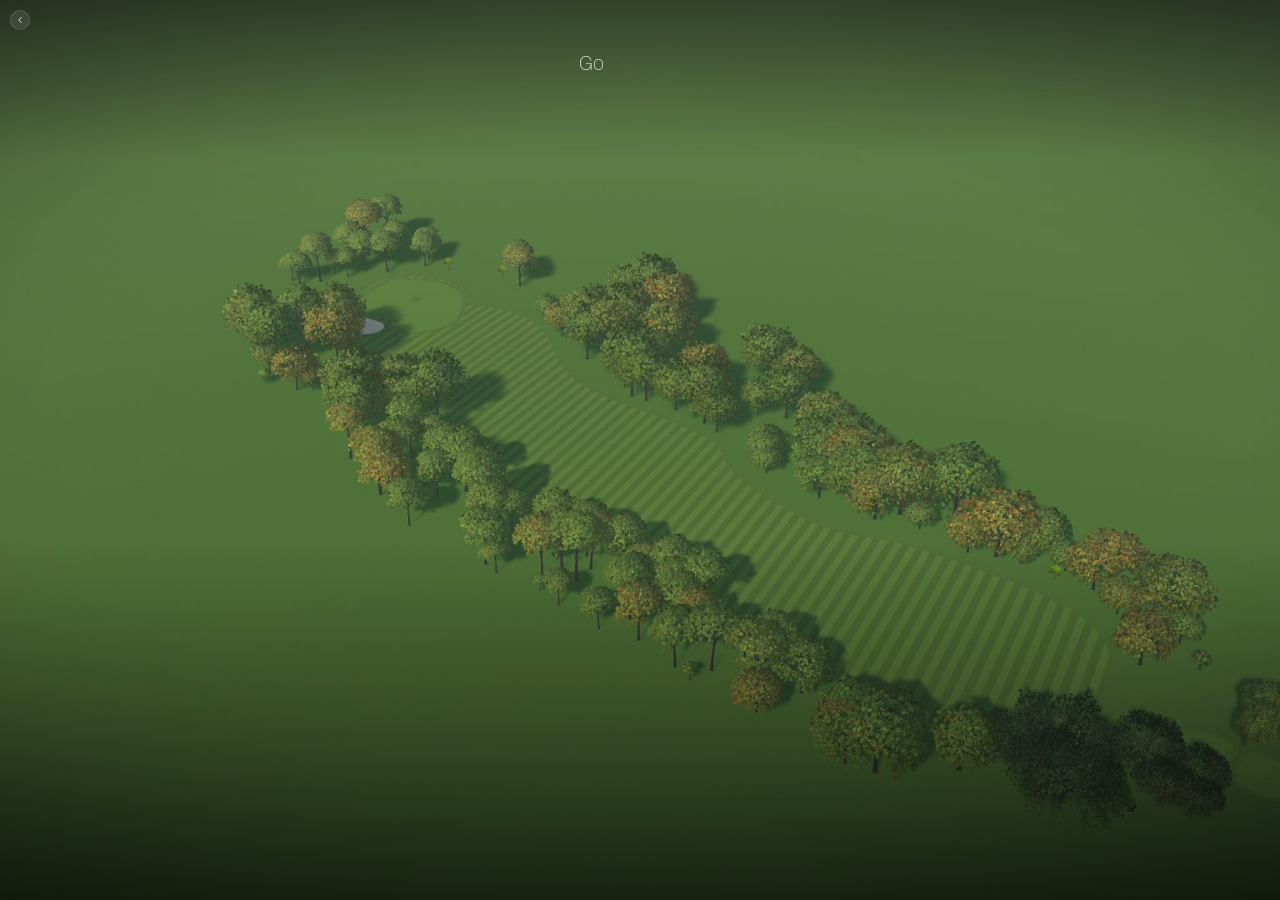
<file: golf-madness.html>
<!--
For AI to follow...please read this for developmentpurposes !Important!: 

round everything to the nearst 10th px.

(html div rules)

<div class="Example_Div">
    <div class="Example_Div_Build" aria-label="Example_Div_Build">
        // HTML elements will go here
    </div>

    <style aria-label="Example_Div_Style">
        // Styles will go here
    </style>

    <script aria-label="Example_Div_Script">
        // Script content go here
    </script>
</div>
    
(css rules) 

 <style aria-label="AI_Agent_Manager">

    :root {
        --primary-color: #000;
        --secondary-color: #fff;
    }

    </style>

    button (Use pixel units for all measurements) {
       border: 1px solid var(--Main_Button);
       width: auto;
       height: 20px;
       color: var(--Main_Text_Color);
       font-size: 8px;
       border: var(--Main_Button);
       background-color: var(--Main_UI_Background);
       outline: none;
       cursor: var(--Main_Cursor);
    }

    div (use pixel units for all measurements) {
        width: auto;
        height: auto;
        border: var(--Main_Div);
    }

    input (use pixel units for all measurements) {
        width: auto;
        height: auto;
        border: var(--Main_Input);
    }

    for Aanimations (Opening and closing popup windows/elements)
    use cubic-bezier(0,1,0,1) to open and close popup windows/elements
 
-->

<!DOCTYPE html>
<html lang="en">
<head>
    <meta charset="UTF-8">
    <meta name="viewport" content="width=device-width, initial-scale=1.0">
    <title>Golf Madness</title>

    <style aria-label="Sozin-X_Stlye_Manager">

    :root {

        /*Viewport*/
        --Sozin_Main_Page_Background: #000;

        /*Glass Materials*/
        --Glass_Backdrop_Filter: blur(10px);

        /*UI Styles*/
        --Main_UI_Background: #79797944;
        --Main_Text_Color: #ffffff;
        --Font_Size-1: 8px;
        --Font_Size-2: 16px;
        --Font_Size-3: 32px;
        --Font_Family: 'SozinMainFont', sans-serif;
        --Div_Border-radius: 5px;
        --Box_Shadow: 0 4px 6px rgba(0, 0, 0, 0.1);
        

        /*No Border Elements*/
        --Main_Div_No_Border: none #ffffff1f;
        
        /*Main Border*/
        --Main_Button: 1px solid #ffffff1f;
        --Main_Input: 1px solid #ffffff1f;
        --Main_Div: 1px solid #ffffff1f;

        /*Secondary Border*/
        --Main_Button_Secondary: 1px solid #ff99001f;
        --Main_Input_Secondary: 1px solid #ff99001f;
        --Main_Div_Secondary: 1px solid #ff99001f;

        /*Cursors*/
        --Main_Cursor: pointer;
        --Cursor_2: grab;
        --Cursor_3: pointer;

    }

    *{
        margin: 0;
        padding: 0;
        box-sizing: border-box;
        font-family: 'SozinMainFont', sans-serif;
    }

    html, body {
        width: 100%;
        height: 100%;
        overflow: hidden;
        scrollbar-width: none;
        -ms-overflow-style: none;
    }

    ::-webkit-scrollbar {
        display: none;
    }

    @font-face {
        font-family: 'SozinMainFont';
        src: url('/Fonts/geist-font-v1.9.2/geist-font/Geist/ttf/Geist-Thin.ttf') format('truetype');
    }



    /* Tag Styles */
    ::selection {
        background: transparent;
    }
    * {
        -webkit-tap-highlight-color: transparent;
    }
    button {
        color: var(--Main_Text_Color);
        font-size: 8px;
        border: var(--Main_Button);
        background-color: var(--Main_UI_Background);
        outline: none;
        cursor: var(--Main_Cursor);
    }

    input {
        color: var(--Main_Text_Color);
        font-size: 8px;
        border: var(--Main_Input);
        background-color: var(--Main_UI_Background);
        outline: none;
        cursor: var(--Main_Cursor);
    }

    p {
        color: var(--Main_Text_Color);
        font-size: 8px;
        outline: none;
        cursor: var(--Main_Cursor);
    }

    .Div_Window_Header {
        
        background-color: var(--Main_UI_Background);
        outline: none;
        cursor: var(--Main_Cursor);
        border-radius: var(--Div_Border-radius);
    }

    .Div_Window {
        border: var(--Main_Div);
        background-color: var(--Main_UI_Background);
        outline: none;
        cursor: var(--Main_Cursor);
        border-radius: var(--Div_Border-radius);
        box-shadow: var(--Box_Shadow);
    }
    </style>
</head>
<body>

    <div class="Golf_Page">
        <div class="Golf_Page_Build" aria-label="Golf_Page_Build">
            <img class="Golf_Page_Render" src="Images/Games/Golf_Madness/golf-madness-render.jpg" alt="Golf Madness course render" draggable="false">
            <div class="Golf_Page_Shade"></div>

            <button class="Golf_Page_Back_Button" aria-label="Back to Sozin - X" title="Back to Sozin - X">
                <svg viewBox="0 0 24 24" width="10" height="10" fill="none" stroke="currentColor" stroke-width="2" stroke-linecap="round" stroke-linejoin="round"><polyline points="15 18 9 12 15 6"/></svg>
            </button>

            <div class="Golf_Page_Title_Build" aria-label="Golf_Page_Title_Build">
                <p class="Golf_Page_Title">Golf Madness</p>
            </div>

            <div class="Golf_Page_Download" aria-label="Golf_Page_Download">
                <a class="Golf_Page_Download_Button" href="https://firebasestorage.googleapis.com/v0/b/global-golf-olympics.firebasestorage.app/o/Golf%20Olympics%20Storage%2FGolfMadness.apk?alt=media" download="GolfMadness.apk" aria-label="Download Golf Madness for Android">
                    <svg viewBox="0 0 24 24" width="12" height="12" fill="none" stroke="currentColor" stroke-width="2" stroke-linecap="round" stroke-linejoin="round"><path d="M21 15v4a2 2 0 0 1-2 2H5a2 2 0 0 1-2-2v-4"/><polyline points="7 10 12 15 17 10"/><line x1="12" y1="15" x2="12" y2="3"/></svg>
                    <span>Download for Android</span>
                </a>
                <p class="Golf_Page_Download_Note">APK &middot; 392 MB</p>
            </div>
        </div>

        <style aria-label="Golf_Page_Style">
            body {
                background: var(--Sozin_Main_Page_Background);
            }
            .Golf_Page {
                position: fixed;
                top: 0;
                left: 0;
                width: 100dvw;
                height: 100dvh;
                border: none;
                background: none;
                z-index: 1;
            }
            .Golf_Page > .Golf_Page_Build {
                position: relative;
                width: 100%;
                height: 100%;
                border: none;
                background: none;
            }
            .Golf_Page_Render {
                position: absolute;
                top: 0;
                left: 0;
                width: 100%;
                height: 100%;
                object-fit: cover;
                pointer-events: none;
                user-select: none;
                opacity: 0;
                transition: opacity 1s ease-in-out;
            }
            .Golf_Page_Render.Golf_Page_Render_Loaded {
                opacity: 1;
            }
            .Golf_Page_Shade {
                position: absolute;
                top: 0;
                left: 0;
                width: 100%;
                height: 100%;
                border: none;
                pointer-events: none;
                background: linear-gradient(to bottom, #00000066 0px, #00000000 160px, #00000000 60%, #00000099 100%);
            }
            .Golf_Page_Back_Button {
                position: absolute;
                top: 10px;
                left: 10px;
                width: 20px;
                height: 20px;
                padding: 0;
                display: flex;
                align-items: center;
                justify-content: center;
                border: var(--Main_Button);
                border-radius: 50%;
                background: var(--Main_UI_Background);
                backdrop-filter: var(--Glass_Backdrop_Filter);
                -webkit-backdrop-filter: var(--Glass_Backdrop_Filter);
                color: var(--Main_Text_Color);
                cursor: var(--Main_Cursor);
                z-index: 3;
                transition: transform 0.2s;
            }
            .Golf_Page_Back_Button:active {
                transform: scale(0.9);
            }
            .Golf_Page_Title_Build {
                position: absolute;
                top: 50px;
                width: 100%;
                display: flex;
                align-items: center;
                justify-content: center;
                border: none;
                background: none;
                z-index: 3;
            }
            .Golf_Page_Title {
                color: var(--Main_Text_Color);
                font-size: 20px;
                cursor: default;
            }
            .Golf_Page_Download {
                position: absolute;
                bottom: 60px;
                left: 50%;
                transform: translateX(-50%);
                display: flex;
                flex-direction: column;
                align-items: center;
                gap: 10px;
                border: none;
                background: none;
                z-index: 3;
                opacity: 0;
                transition: opacity 0.5s ease-in-out;
            }
            .Golf_Page_Download.Section_Intro_Shown {
                opacity: 1;
            }
            .Golf_Page_Download_Button {
                display: flex;
                align-items: center;
                gap: 10px;
                height: 40px;
                padding: 0 20px;
                border: var(--Main_Button);
                border-radius: 20px;
                background: var(--Main_UI_Background);
                backdrop-filter: var(--Glass_Backdrop_Filter);
                -webkit-backdrop-filter: var(--Glass_Backdrop_Filter);
                box-shadow: var(--Box_Shadow);
                color: var(--Main_Text_Color);
                font-size: 12px;
                text-decoration: none;
                white-space: nowrap;
                cursor: var(--Main_Cursor);
                transition: transform 0.2s;
            }
            .Golf_Page_Download_Button:active {
                transform: scale(0.95);
            }
            .Golf_Page_Download_Note {
                font-size: 8px;
                opacity: 0.7;
                cursor: default;
            }
        </style>
        <script aria-label="Golf_Page_Script">
            (function () {
                var wait = function (ms) { return new Promise(function (r) { setTimeout(r, ms); }); };

                // same title intro as the main page: 1s delay, then letters fade in over 0.5s
                window.Sozin_Section_Intro = function (titleSelector, tileSelector, typeMs) {
                    var title = document.querySelector(titleSelector);
                    var tiles = tileSelector ? document.querySelectorAll(tileSelector) : [];
                    var text = title.textContent;
                    title.textContent = '';
                    title.style.visibility = '';
                    var letters = Array.prototype.map.call(text, function (ch) {
                        var s = document.createElement('span');
                        s.textContent = ch;
                        s.style.opacity = '0';
                        s.style.transition = 'opacity 0.3s ease-in-out';
                        title.appendChild(s);
                        return s;
                    });
                    return wait(1000).then(function () {
                        var step = (typeMs || 100) / letters.length;
                        return letters.reduce(function (p, s) {
                            return p.then(function () { s.style.opacity = '1'; return wait(step); });
                        }, Promise.resolve());
                    }).then(function () {
                        if (!tiles.length) { return wait(300); }
                        return wait(1000).then(function () {
                            tiles.forEach(function (tile, i) {
                                setTimeout(function () { tile.classList.add('Section_Intro_Shown'); }, i * 100);
                            });
                            return wait(500 + (tiles.length - 1) * 100);
                        });
                    });
                };

                // fade the render in once it has loaded
                var render = document.querySelector('.Golf_Page_Render');
                var showRender = function () { render.classList.add('Golf_Page_Render_Loaded'); };
                if (render.complete) { showRender(); } else { render.addEventListener('load', showRender); }

                // title types in -> top right buttons fade in (Logo_Intro_Done) -> download button fades in
                window.Sozin_Section_Intro('.Golf_Page_Title', null, 500).then(function () {
                    document.dispatchEvent(new Event('Logo_Intro_Done'));
                    return wait(600);
                }).then(function () {
                    document.querySelector('.Golf_Page_Download').classList.add('Section_Intro_Shown');
                });

                document.querySelector('.Golf_Page_Back_Button').addEventListener('click', function () {
                    window.location.href = 'index.html';
                });
            })();
        </script>
    </div>


    <div class="Div_Window Create_Account_Window" aria-label="Create_Account_Window">
        <div class="Create_Account_Window_Build" aria-label="Create_Account_Window_Build">
            <p class="Create_Account_Window_Title">Create Account</p>
            <button class="Create_Account_Window_Close_Button" aria-label="Close Create Account">
                <svg viewBox="0 0 24 24" width="12" height="12" fill="none" stroke="currentColor" stroke-width="2" stroke-linecap="round" stroke-linejoin="round"><line x1="6" y1="6" x2="18" y2="18"/><line x1="18" y1="6" x2="6" y2="18"/></svg>
            </button>
            <div class="Create_Account_Tabs" role="tablist">
                <button class="Create_Account_Tab Create_Account_Tab_Active" data-tab="create" role="tab">Create an account</button>
                <button class="Create_Account_Tab" data-tab="login" role="tab">Login</button>
            </div>
            <div class="Create_Account_Panel Create_Account_Panel_Active" data-panel="create">
                <div class="Create_Account_Panel_Create">
                    <p class="Create_Account_Intro">Welcome to the most secure account in the world, I use a SHA-512 to create your account. All you need is your State ID...Scan the bar code on the back, and the app converts 3 values from your ID into a SHA-512...No one (Not even me) can crack this code. This is the most secure way of creating accounts. No annoying email sends, no 3 step verifications, all hashed into a single line of code</p>
                    <button class="Create_Account_Scan_Button" aria-label="Scan ID">Scan ID</button>
                </div>
            </div>
            <div class="Create_Account_Panel" data-panel="login"></div>
        </div>
        <style aria-label="Create_Account_Window_Style">
            .Create_Account_Window {
                position: fixed;
                top: 50%;
                left: 50%;
                width: calc(100% - 60px);
                height: 300px;
                backdrop-filter: var(--Glass_Backdrop_Filter);
                -webkit-backdrop-filter: var(--Glass_Backdrop_Filter);
                transform: translate(-50%, -50%);
                opacity: 0;
                pointer-events: none;
                transition: opacity 1s cubic-bezier(0, 1, 0, 1);
                z-index: 20;
                display: none;
            }
            .Create_Account_Window.Create_Account_Window_Open {
                transition-delay: 0.2s;
                display: block;
                transform: translate(-50%, -50%);
                opacity: 1;
                pointer-events: auto;
            }
            @starting-style {
                .Create_Account_Window.Create_Account_Window_Open {
                    transform: translate(-50%, -50%);
                    opacity: 0;
                }
            }
            .Create_Account_Window > .Create_Account_Window_Build {
                position: relative;
                width: 100%;
                height: 100%;
                background: none;
                border: none;
            }
            .Create_Account_Window_Title {
                position: absolute;
                top: 10px;
                left: 10px;
                margin: 0;
                color: var(--Main_Text_Color);
                font-size: 12px;
                font-family: var(--Font_Family);
                font-weight: normal;
            }
            .Create_Account_Tabs {
                position: absolute;
                top: 40px;
                left: 10px;
                display: flex;
                gap: 10px;
            }
            .Create_Account_Tab {
                padding: 4px 12px;
                border: var(--Main_Button);
                border-radius: 20px;
                background: transparent;
                color: var(--Main_Text_Color);
                cursor: var(--Main_Cursor);
                font-size: 12px;
                font-family: var(--Font_Family);
                font-weight: normal;
                outline: none;
                -webkit-tap-highlight-color: transparent;
                transition: background 0.3s cubic-bezier(0, 1, 0, 1), border-color 0.3s cubic-bezier(0, 1, 0, 1);
            }
            .Create_Account_Tab.Create_Account_Tab_Active {
                border-color: #ffffff66;
            }
            .Create_Account_Panel {
                position: absolute;
                top: 80px;
                left: 10px;
                right: 10px;
                bottom: 10px;
                opacity: 0;
                visibility: hidden;
                pointer-events: none;
                transition: opacity 0.3s cubic-bezier(0, 1, 0, 1), visibility 0s 0.3s;
            }
            .Create_Account_Panel.Create_Account_Panel_Active {
                opacity: 1;
                visibility: visible;
                pointer-events: auto;
                transition: opacity 0.3s cubic-bezier(0, 1, 0, 1);
            }
            .Create_Account_Panel_Create {
                display: flex;
                flex-direction: column;
                gap: 16px;
            }
            .Create_Account_Intro {
                margin: 0;
                color: var(--Main_Text_Color);
                font-size: 12px;
                font-family: var(--Font_Family);
                font-weight: normal;
                line-height: 1.6;
                text-align: center;
            }
            .Create_Account_Scan_Button {
                align-self: center;
                padding: 4px 12px;
                border: var(--Main_Button);
                border-radius: 20px;
                background: var(--Main_UI_Background);
                backdrop-filter: var(--Glass_Backdrop_Filter);
                color: var(--Main_Text_Color);
                font-size: 12px;
                font-family: var(--Font_Family);
                font-weight: normal;
                cursor: var(--Main_Cursor);
            }
            .Create_Account_Window_Close_Button {
                position: absolute;
                top: 10px;
                right: 10px;
                display: flex;
                align-items: center;
                justify-content: center;
                width: 24px;
                height: 24px;
                padding: 0;
                border: var(--Main_Button);
                border-radius: 50%;
                background: var(--Main_UI_Background);
                backdrop-filter: var(--Glass_Backdrop_Filter);
                color: var(--Main_Text_Color);
                cursor: var(--Main_Cursor);
            }
        </style>
        <script aria-label="Create_Account_Window_Script">
            document.addEventListener('DOMContentLoaded', function () {
                var win = document.querySelector('.Create_Account_Window');
                var close = function () { win.classList.remove('Create_Account_Window_Open'); };
                document.querySelector('.Profile_Popup_Create_Account_Button').addEventListener('click', function (event) {
                    event.stopPropagation();
                    win.classList.add('Create_Account_Window_Open');
                });
                document.querySelector('.Create_Account_Window_Close_Button').addEventListener('click', close);
                var tabs = win.querySelectorAll('.Create_Account_Tab');
                var panels = win.querySelectorAll('.Create_Account_Panel');
                tabs.forEach(function (tab) {
                    tab.addEventListener('click', function () {
                        tabs.forEach(function (t) { t.classList.remove('Create_Account_Tab_Active'); });
                        panels.forEach(function (pn) { pn.classList.remove('Create_Account_Panel_Active'); });
                        tab.classList.add('Create_Account_Tab_Active');
                        var panel = win.querySelector('.Create_Account_Panel[data-panel="' + tab.dataset.tab + '"]');
                        if (panel) { panel.classList.add('Create_Account_Panel_Active'); }
                    });
                });
                document.addEventListener('click', function (event) {
                    if (!win.classList.contains('Create_Account_Window_Open')) { return; }
                    if (win.contains(event.target)) { return; }
                    close();
                });
                document.addEventListener('keydown', function (e) {
                    if (e.key === 'Escape') { close(); }
                });
            });
        </script>
    </div>
    <!-- Web Info sits outside both pages so it opens over whichever page is showing -->
    <div class="Div_Window Left_Section">
        <div class="Left_Section_Build" aria-label="Left_Section_Build">
            <div class="Div_Window_Header Left_Section_Title">Web Info</div>
        </div>

        <style aria-label="Left_Section_Style">
            .Left_Section {
                position: fixed;
                top: 10px;
                left: 10px;
                width: 200px;
                height: calc(100dvh - 20px);
                backdrop-filter: var(--Glass_Backdrop_Filter);
                -webkit-backdrop-filter: var(--Glass_Backdrop_Filter);
                transform-origin: top left;
                opacity: 0;
                pointer-events: none;
                transition: opacity 1s cubic-bezier(0, 1, 0, 1);
                z-index: 9;
                display: none;
            }
            .Left_Section.Left_Section_Open {
                transition-delay: 0.2s;
                display: block;
                opacity: 1;
                pointer-events: auto;
            }
            @starting-style {
                .Left_Section.Left_Section_Open {
                    opacity: 0;
                }
            }
            .Left_Section > .Left_Section_Build {
                width: 100%;
                height: 100%;
                background: none;
                border: none;
            }
            .Left_Section_Title {
                position: absolute;
                top: 4px;
                left: 10px;
                z-index: 5;
                padding: 0px 10px;
                font-family: monospace;
                font-size: 10px;
                letter-spacing: 0px;
                color: var(--Main_Text_Color);
                white-space: nowrap;
                background-color: rgba(143, 143, 143, 0.377);
                backdrop-filter: blur(10px);
            }
        </style>
        <script aria-label="Left_Section_Script">
            document.addEventListener('DOMContentLoaded', function () {
                var title = document.querySelector('.Left_Section_Title');
                var panel = document.querySelector('.Left_Section');
                var webInfoButton = document.querySelector('.Settings_Popup_Web_Info_Button');
                if (title) {
                    title.addEventListener('click', function (event) {
                        event.stopPropagation();
                        panel.classList.toggle('Left_Section_Open');
                    });
                }
                document.addEventListener('pointerdown', function (event) {
                    if (!panel.classList.contains('Left_Section_Open')) { return; }
                    if (panel.contains(event.target)) { return; }
                    if (title && title.contains(event.target)) { return; }
                    if (webInfoButton && webInfoButton.contains(event.target)) { return; }
                    panel.classList.remove('Left_Section_Open');
                }, true);
            });
        </script>
    </div>

    <div class="Top_Right_Section">
        <div class="Top_Right_Section_Build" aria-label="Top_Right_Section_Build">
            <button class="Top_Right_Widgets_Button" aria-label="Widgets">
                <svg viewBox="0 0 24 24" width="10" height="10" fill="none" stroke="currentColor" stroke-width="2" stroke-linecap="round" stroke-linejoin="round"><rect x="3" y="3" width="7" height="7" rx="1"/><rect x="14" y="3" width="7" height="7" rx="1"/><rect x="3" y="14" width="7" height="7" rx="1"/><rect x="14" y="14" width="7" height="7" rx="1"/></svg>
            </button>
            <button class="Top_Right_Notification_Button" aria-label="Notifications">
                <svg viewBox="0 0 24 24" width="10" height="10" fill="none" stroke="currentColor" stroke-width="2" stroke-linecap="round" stroke-linejoin="round"><path d="M18 8a6 6 0 0 0-12 0c0 7-3 9-3 9h18s-3-2-3-9"/><path d="M13.7 21a2 2 0 0 1-3.4 0"/></svg>
            </button>
            <button class="Top_Right_Message_Button" aria-label="Messages">
                <svg viewBox="0 0 24 24" width="10" height="10" fill="none" stroke="currentColor" stroke-width="2" stroke-linecap="round" stroke-linejoin="round"><path d="M21 15a2 2 0 0 1-2 2H7l-4 4V5a2 2 0 0 1 2-2h14a2 2 0 0 1 2 2z"/></svg>
            </button>
            <button class="Top_Right_Settings_Button" aria-label="Settings">
                <svg viewBox="0 0 24 24" width="10" height="10" fill="none" stroke="currentColor" stroke-width="2" stroke-linecap="round" stroke-linejoin="round"><circle cx="12" cy="12" r="3"/><path d="M19.4 15a1.65 1.65 0 0 0 .33 1.82l.06.06a2 2 0 1 1-2.83 2.83l-.06-.06a1.65 1.65 0 0 0-1.82-.33 1.65 1.65 0 0 0-1 1.51V21a2 2 0 1 1-4 0v-.09a1.65 1.65 0 0 0-1-1.51 1.65 1.65 0 0 0-1.82.33l-.06.06a2 2 0 1 1-2.83-2.83l.06-.06A1.65 1.65 0 0 0 4.6 15a1.65 1.65 0 0 0-1.51-1H3a2 2 0 1 1 0-4h.09A1.65 1.65 0 0 0 4.6 9a1.65 1.65 0 0 0-.33-1.82l-.06-.06a2 2 0 1 1 2.83-2.83l.06.06A1.65 1.65 0 0 0 9 4.6a1.65 1.65 0 0 0 1-1.51V3a2 2 0 1 1 4 0v.09a1.65 1.65 0 0 0 1 1.51 1.65 1.65 0 0 0 1.82-.33l.06-.06a2 2 0 1 1 2.83 2.83l-.06.06A1.65 1.65 0 0 0 19.4 9a1.65 1.65 0 0 0 1.51 1H21a2 2 0 1 1 0 4h-.09a1.65 1.65 0 0 0-1.51 1z"/></svg>
            </button>
            <button class="Top_Right_Profile_Button" aria-label="Profile">
                <svg viewBox="0 0 30 30" width="10" height="10"><circle cx="15" cy="11" r="5" fill="currentColor"/><path d="M5 26c0-6 4.5-9 10-9s10 3 10 9z" fill="currentColor"/></svg>
            </button>
        </div>
        <style aria-label="Top_Right_Section_Style">
            .Top_Right_Section {
                position: fixed;
                top: 10px;
                right: 10px;
                z-index: 10;
                border: none;
                background: none;
            }
            .Top_Right_Section > .Top_Right_Section_Build {
                display: flex;
                gap: 10px;
                background: none;
                border: none;
            }
            .Top_Right_Section_Build > button {
                width: 20px;
                height: 20px;
                border-radius: 50%;
                border: var(--Main_Button);
                background: var(--Main_UI_Background);
                backdrop-filter: var(--Glass_Backdrop_Filter);
                color: var(--Main_Text_Color);
                cursor: var(--Main_Cursor);
                display: flex;
                align-items: center;
                justify-content: center;
                padding: 0;
                overflow: hidden;
                opacity: 0;
                will-change: opacity;
                transition: opacity 0.5s ease-in-out;
            }
            .Top_Right_Section_Build > button.Section_Intro_Shown {
                opacity: 1;
            }
        </style>
        <script aria-label="Top_Right_Section_Script">
            // after the Sozin - X title types in, fade the buttons in first to last (0.5s each, 0.1s apart)
            document.addEventListener('Logo_Intro_Done', function () {
                document.querySelectorAll('.Top_Right_Section_Build > button').forEach(function (button, i) {
                    setTimeout(function () { button.classList.add('Section_Intro_Shown'); }, i * 100);
                });
            });

        </script>

        <div class="Div_Window Settings_Popup">
            <div class="Settings_Popup_Build" aria-label="Settings_Popup_Build">
                <button class="Settings_Popup_Web_Info_Button">
                    <span class="Settings_Popup_List_Icon">
                        <svg viewBox="0 0 24 24" width="10" height="10" fill="none" stroke="currentColor" stroke-width="2" stroke-linecap="round" stroke-linejoin="round"><circle cx="12" cy="12" r="10"/><line x1="12" y1="16" x2="12" y2="12"/><line x1="12" y1="8" x2="12" y2="8"/></svg>
                    </span>
                    <span class="Settings_Popup_List_Text">Web Info</span>
                </button>
            </div>
            <style aria-label="Settings_Popup_Style">
                .Settings_Popup {
                    position: absolute;
                    top: 40px;
                    right: 30px;
                    width: 200px;
                    height: 300px;
                    backdrop-filter: var(--Glass_Backdrop_Filter);
                    -webkit-backdrop-filter: var(--Glass_Backdrop_Filter);
                    transform-origin: top right;
                    opacity: 0;
                    pointer-events: none;
                    transition: opacity 1s cubic-bezier(0, 1, 0, 1);
                    z-index: 6;
                }
                .Settings_Popup.Settings_Popup_Open {
                    transition-delay: 0.2s;
                    opacity: 1;
                    pointer-events: auto;
                }
                .Settings_Popup > .Settings_Popup_Build {
                    width: 100%;
                    height: 100%;
                    background: none;
                    border: none;
                }
                .Settings_Popup_Web_Info_Button {
                    display: flex;
                    align-items: center;
                    gap: 10px;
                    width: calc(100% - 20px);
                    height: 40px;
                    margin: 10px;
                    padding: 0 10px;
                    border: none;
                    border-radius: 10px;
                    background: transparent;
                    color: var(--Main_Text_Color);
                    cursor: var(--Main_Cursor);
                    font-size: var(--Font_Size-1);
                    text-align: left;
                    transition: background 0.2s;
                }
                .Settings_Popup_Web_Info_Button:active {
                    transform: scale(0.98);
                }
                .Settings_Popup_List_Icon {
                    display: flex;
                    align-items: center;
                    justify-content: center;
                    flex-shrink: 0;
                    width: 30px;
                    height: 30px;
                    border-radius: 50%;
                    background: var(--Main_UI_Background);
                }
                .Settings_Popup_List_Text {
                    flex: 1;
                    font-weight: 600;
                }
            </style>
            <script aria-label="Settings_Popup_Script">
                (function () {
                    var button = document.querySelector('.Top_Right_Settings_Button');
                    var popup = document.querySelector('.Settings_Popup');
                    button.addEventListener('click', function (event) {
                        event.stopPropagation();
                        popup.classList.toggle('Settings_Popup_Open');
                    });
                    var webInfoButton = popup.querySelector('.Settings_Popup_Web_Info_Button');
                    var leftSection = document.querySelector('.Left_Section');
                    webInfoButton.addEventListener('click', function (event) {
                        event.stopPropagation();
                        leftSection.classList.toggle('Left_Section_Open');
                    });
                    popup.addEventListener('click', function (event) {
                        if (event.target.closest('button')) {
                            popup.classList.remove('Settings_Popup_Open');
                        }
                    }, true);
                    document.addEventListener('click', function (event) {
                        if (!popup.classList.contains('Settings_Popup_Open')) { return; }
                        if (popup.contains(event.target)) { return; }
                        popup.classList.remove('Settings_Popup_Open');
                    });
                })();
            </script>
        </div>

        <div class="Div_Window Profile_Popup">
            <div class="Profile_Popup_Build" aria-label="Profile_Popup_Build">
                <button class="Profile_Popup_Create_Account_Button">
                    <span class="Profile_Popup_List_Icon">
                        <svg viewBox="0 0 24 24" width="10" height="10" fill="none" stroke="currentColor" stroke-width="2" stroke-linecap="round" stroke-linejoin="round"><path d="M16 21v-2a4 4 0 0 0-4-4H6a4 4 0 0 0-4 4v2"/><circle cx="9" cy="7" r="4"/><line x1="19" y1="8" x2="19" y2="14"/><line x1="22" y1="11" x2="16" y2="11"/></svg>
                    </span>
                    <span class="Profile_Popup_List_Text">Create Account</span>
                </button>
            </div>
            <style aria-label="Profile_Popup_Style">
                .Profile_Popup {
                    position: absolute;
                    top: 30px;
                    right: 0;
                    width: 200px;
                    height: 80px;
                    backdrop-filter: var(--Glass_Backdrop_Filter);
                    -webkit-backdrop-filter: var(--Glass_Backdrop_Filter);
                    transform-origin: top right;
                    opacity: 0;
                    pointer-events: none;
                    transition: opacity 1s cubic-bezier(0, 1, 0, 1);
                    z-index: 6;
                }
                .Profile_Popup.Profile_Popup_Open {
                    transition-delay: 0.2s;
                    opacity: 1;
                    pointer-events: auto;
                }
                .Profile_Popup > .Profile_Popup_Build {
                    width: 100%;
                    height: 100%;
                    background: none;
                    border: none;
                }
                .Profile_Popup_Create_Account_Button {
                    display: flex;
                    align-items: center;
                    gap: 10px;
                    width: calc(100% - 20px);
                    height: 40px;
                    margin: 10px;
                    padding: 0 10px;
                    border: none;
                    border-radius: 10px;
                    background: transparent;
                    color: var(--Main_Text_Color);
                    cursor: var(--Main_Cursor);
                    font-size: var(--Font_Size-1);
                    text-align: left;
                    transition: background 0.2s;
                }
                .Profile_Popup_Create_Account_Button:active {
                    transform: scale(0.98);
                }
                .Profile_Popup_List_Icon {
                    display: flex;
                    align-items: center;
                    justify-content: center;
                    flex-shrink: 0;
                    width: 30px;
                    height: 30px;
                    border-radius: 50%;
                    background: var(--Main_UI_Background);
                }
                .Profile_Popup_List_Text {
                    flex: 1;
                    font-weight: 600;
                }
            </style>
            <script aria-label="Profile_Popup_Script">
                (function () {
                    var button = document.querySelector('.Top_Right_Profile_Button');
                    var popup = document.querySelector('.Profile_Popup');
                    button.addEventListener('click', function (event) {
                        event.stopPropagation();
                        popup.classList.toggle('Profile_Popup_Open');
                    });
                    popup.addEventListener('click', function (event) {
                        if (event.target.closest('button')) {
                            popup.classList.remove('Profile_Popup_Open');
                        }
                    }, true);
                    document.addEventListener('click', function (event) {
                        if (!popup.classList.contains('Profile_Popup_Open')) { return; }
                        if (popup.contains(event.target)) { return; }
                        popup.classList.remove('Profile_Popup_Open');
                    });
                })();
            </script>
        </div>
    </div>

</body>
</html>
</file>
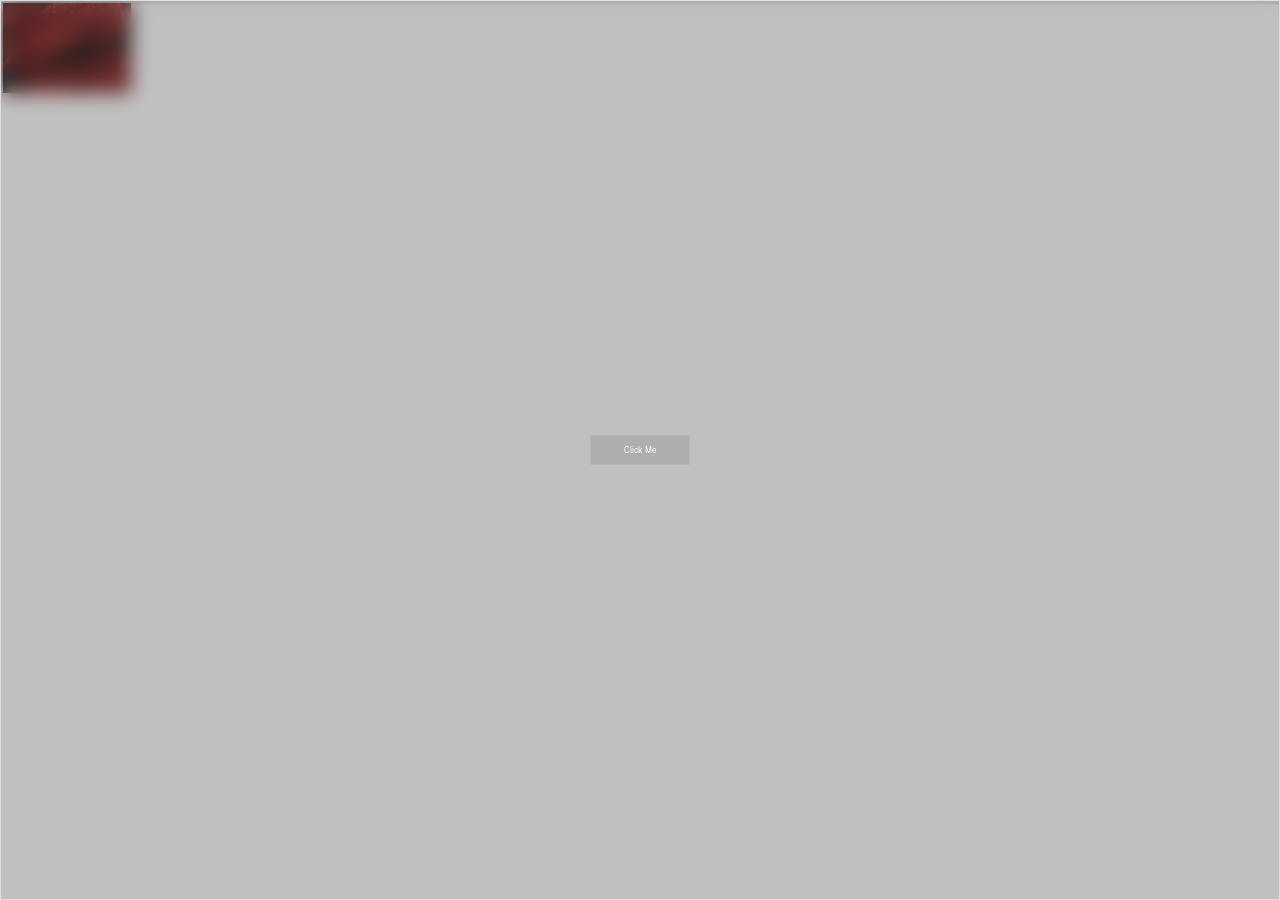
<file: index_backup_2026-11-23.html>
<!--
For AI to follow...please read this for developmentpurposes !Important!: 

round everything to the nearst 10th px.

(html div rules)

<div class="Example_Div">
    <div class="Example_Div_Build" aria-label="Example_Div_Build">
        // HTML elements will go here
    </div>

    <style aria-label="Example_Div_Style">
        // Styles will go here
    </style>

    <script aria-label="Example_Div_Script">
        // Script content go here
    </script>
</div>
    
(css rules) 

 <style aria-label="AI_Agent_Manager">

    :root {
        --primary-color: #000;
        --secondary-color: #fff;
    }

    </style>

    button (Use pixel units for all measurements) {
       border: 1px solid var(--Main_Button);
       width: auto;
       height: 20px;
       color: var(--Main_Text_Color);
       font-size: 8px;
       border: var(--Main_Button);
       background-color: var(--Main_UI_Background);
       outline: none;
       cursor: var(--Main_Cursor);
    }

    div (use pixel units for all measurements) {
        width: auto;
        height: auto;
        border: var(--Main_Div);
    }

    input (use pixel units for all measurements) {
        width: auto;
        height: auto;
        border: var(--Main_Input);
    }
 
-->

<!DOCTYPE html>
<html lang="en">
<head>
    <meta charset="UTF-8">
    <meta name="viewport" content="width=device-width, initial-scale=1.0">
    <title>Document</title>

    <style aria-label="Sozin-X_Stlye_Manager">

    :root {

        /*Viewport*/
        --Sozin_Main_Page_Background: #000;

        /*Glass Materials*/
        --Glass_Backdrop_Filter: blur(10px);

        /*UI Styles*/
        --Main_UI_Background: #79797944;
        --Main_Text_Color: #ffffff;

        /*No Border Elements*/
        --Main_Div_No_Border: none #ffffff1f;
        
        /*Main Border*/
        --Main_Button: 1px solid #ffffff1f;
        --Main_Input: 1px solid #ffffff1f;
        --Main_Div: 1px solid #ffffff1f;

        /*Secondary Border*/
        --Main_Button_Secondary: 1px solid #ff99001f;
        --Main_Input_Secondary: 1px solid #ff99001f;
        --Main_Div_Secondary: 1px solid #ff99001f;

        /*Cursors*/
        --Main_Cursor: cursor: pointer;
        --Cursor_2: cursor: grab;
        --Cursor_3: cursor: pointer;

    }

    *{
        margin: 0;
        padding: 0;
        box-sizing: border-box;
        font-family: 'SozinMainFont', sans-serif;
    }

    @font-face {
        font-family: 'SozinMainFont';
        src: url('/Fonts/geist-font-v1.9.2/geist-font/Geist/ttf/Geist-Regular.ttf') format('woff2'),
    }



    /* Tag Styles */
    button {
        color: var(--Main_Text_Color);
        font-size: 8px;
        border: var(--Main_Button);
        background-color: var(--Main_UI_Background);
        outline: none;
        cursor: var(--Main_Cursor);
    }

    input {
        color: var(--Main_Text_Color);
        font-size: 8px;
        border: var(--Main_Input);
        background-color: var(--Main_UI_Background);
        outline: none;
        cursor: var(--Main_Cursor);
    }

    div {
        border: var(--Main_Div);
        background-color: var(--Main_UI_Background);
        outline: none;
        cursor: var(--Main_Cursor);
    }

    p {
        color: var(--Main_Text_Color);
        font-size: 8px;
        outline: none;
        cursor: var(--Main_Cursor);
    }
    </style>
    
</style>
</head>
<body>
    <div class="Sozin_Main_Page">
        <div class="Test_Container">

            <div class="Test_Container_Build" aria-label="Test_Container_Build">
                <img class="Test_Container_Build_Image" src="/Images/Background_Slide_Show_Data/38139928099642512.jpg" alt="">

                <div class="Glass_Background">
                    <div class="Glass_Background_Build">
                        <button>Click Me</button>
                    </div>
                    <style aria-label="Glass_Background_Style">
                        button {
                            position: absolute;
                            top: 50%;
                            left: 50%;
                            transform: translate(-50%, -50%);
                            z-index: 3;
                            width: 100px;
                            height: 30px;
                            cursor: var(--Cursor_2);
                            z-index: 4;
                        }

                         .Glass_Background {
                            position: absolute;
                            top: 0;
                            left: 0;
                            backdrop-filter: var(--Glass_Backdrop_Filter);
                            border: var(--Main_Div_No_Border);
                            width: 100%;
                            height: 100%;
                            
                        }
                    </style>
                    <script aria-label="Glass_Background_Script">

                    </script>
                    

                </div>

                
            </div>

            <style aria-label="Test_Container_Style">
                .Test_Container_Build {
                    width: 100%;
                    height: 100%;
                    
                    
                }
                .Test_Container_Build > .Test_Container_Build_Image {
                    position: absolute;
                    width: 10%;
                    height: 10%;
                    object-fit: cover;
                    
                }
            </style>
            <script aria-label="Test_Container_Script">
                
            </script>
        </div>
        <style aria-label="Sozin_Main_Page_Style">
            .Sozin_Main_Page {
                position: absolute;
                width: 100dvw;
                height: 100dvh;
                
        </style>
        <script aria-label="Sozin_Main_Page_Script">
            
        </script>
    </div>
    
</body>
</html>
</file>
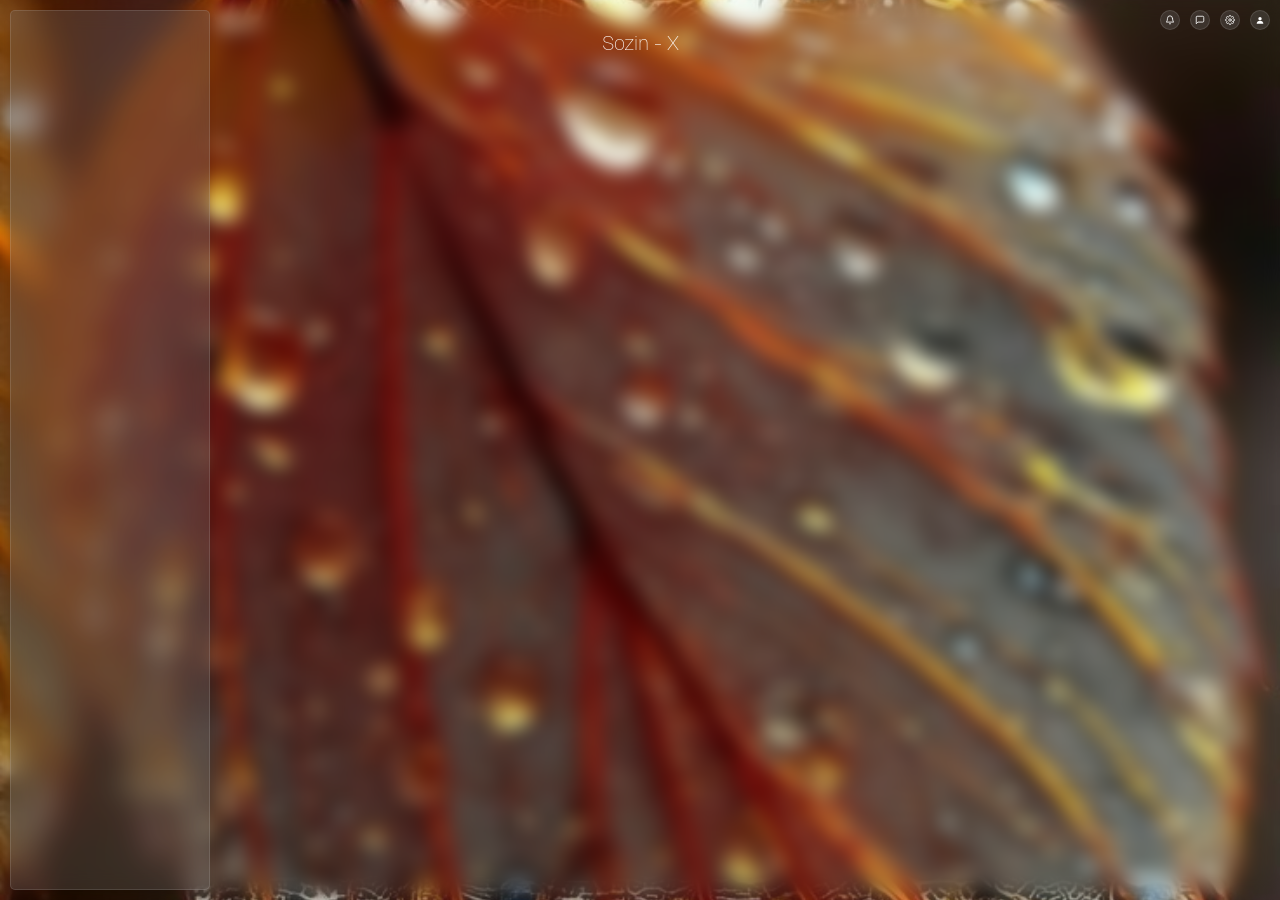
<file: index_backup_2026-11-23_header-title.html>
<!--
For AI to follow...please read this for developmentpurposes !Important!: 

round everything to the nearst 10th px.

(html div rules)

<div class="Example_Div">
    <div class="Example_Div_Build" aria-label="Example_Div_Build">
        // HTML elements will go here
    </div>

    <style aria-label="Example_Div_Style">
        // Styles will go here
    </style>

    <script aria-label="Example_Div_Script">
        // Script content go here
    </script>
</div>
    
(css rules) 

 <style aria-label="AI_Agent_Manager">

    :root {
        --primary-color: #000;
        --secondary-color: #fff;
    }

    </style>

    button (Use pixel units for all measurements) {
       border: 1px solid var(--Main_Button);
       width: auto;
       height: 20px;
       color: var(--Main_Text_Color);
       font-size: 8px;
       border: var(--Main_Button);
       background-color: var(--Main_UI_Background);
       outline: none;
       cursor: var(--Main_Cursor);
    }

    div (use pixel units for all measurements) {
        width: auto;
        height: auto;
        border: var(--Main_Div);
    }

    input (use pixel units for all measurements) {
        width: auto;
        height: auto;
        border: var(--Main_Input);
    }

    for Aanimations (Opening and closing popup windows/elements)
    use cubic-bezier(0,1,0,1) to open and close popup windows/elements
 
-->

<!DOCTYPE html>
<html lang="en">
<head>
    <meta charset="UTF-8">
    <meta name="viewport" content="width=device-width, initial-scale=1.0">
    <title>Document</title>

    <style aria-label="Sozin-X_Stlye_Manager">

    :root {

        /*Viewport*/
        --Sozin_Main_Page_Background: #000;

        /*Glass Materials*/
        --Glass_Backdrop_Filter: blur(10px);

        /*UI Styles*/
        --Main_UI_Background: #79797944;
        --Main_Text_Color: #ffffff;
        --Font_Size-1: 8px;
        --Font_Size-2: 16px;
        --Font_Size-3: 32px;
        --Font_Family: 'SozinMainFont', sans-serif;
        --Div_Border-radius: 5px;
        --Box_Shadow: 0 4px 6px rgba(0, 0, 0, 0.1);
        

        /*No Border Elements*/
        --Main_Div_No_Border: none #ffffff1f;
        
        /*Main Border*/
        --Main_Button: 1px solid #ffffff1f;
        --Main_Input: 1px solid #ffffff1f;
        --Main_Div: 1px solid #ffffff1f;

        /*Secondary Border*/
        --Main_Button_Secondary: 1px solid #ff99001f;
        --Main_Input_Secondary: 1px solid #ff99001f;
        --Main_Div_Secondary: 1px solid #ff99001f;

        /*Cursors*/
        --Main_Cursor: pointer;
        --Cursor_2: grab;
        --Cursor_3: pointer;

    }

    *{
        margin: 0;
        padding: 0;
        box-sizing: border-box;
        font-family: 'SozinMainFont', sans-serif;
    }

    html, body {
        width: 100%;
        height: 100%;
        overflow: hidden;
        scrollbar-width: none;
        -ms-overflow-style: none;
    }

    ::-webkit-scrollbar {
        display: none;
    }

    @font-face {
        font-family: 'SozinMainFont';
        src: url('/Fonts/geist-font-v1.9.2/geist-font/Geist/ttf/Geist-Thin.ttf') format('truetype');
    }



    /* Tag Styles */
    button {
        color: var(--Main_Text_Color);
        font-size: 8px;
        border: var(--Main_Button);
        background-color: var(--Main_UI_Background);
        outline: none;
        cursor: var(--Main_Cursor);
    }

    input {
        color: var(--Main_Text_Color);
        font-size: 8px;
        border: var(--Main_Input);
        background-color: var(--Main_UI_Background);
        outline: none;
        cursor: var(--Main_Cursor);
    }

    p {
        color: var(--Main_Text_Color);
        font-size: 8px;
        outline: none;
        cursor: var(--Main_Cursor);
    }

    .Div_Window_Header {
        
        background-color: var(--Main_UI_Background);
        outline: none;
        cursor: var(--Main_Cursor);
        border-radius: var(--Div_Border-radius);
    }

    .Div_Window {
        border: var(--Main_Div);
        background-color: var(--Main_UI_Background);
        outline: none;
        cursor: var(--Main_Cursor);
        border-radius: var(--Div_Border-radius);
        box-shadow: var(--Box_Shadow);
    }
    </style>

    <div class="View_Tool">
        <div class="View_Tool_Build" aria-label="View_Tool_Build">
            <button id="View_Tool_Border_Button" aria-label="View_Tool_Border_Button">Border</button>
            <button id="View_Tool_Labels_Button" aria-label="View_Tool_Labels_Button">Labels</button>
        </div>
        <style aria-label="View_Tool_Style">
            .View_Tool {
                position: fixed;
                top: 0;
                left: 50%;
                transform: translateX(-50%);
                z-index: 99999;
                display: none;
            }
            .View_Tool_Build > button {
                width: 50px;
                height: 20px;
            }
            .View_Tool_Build > button.View_Tool_On {
                border-color: #ff0000;
                color: #ff0000;
            }
            .View_Tool_Label {
                position: absolute;
                top: 0;
                left: 0;
                z-index: 99998;
                font: 14px monospace;
                color: #ffffff;
                background: #000000;
                padding: 0 4px;
                pointer-events: auto;
            }
            .View_Tool_Label > button {
                width: auto;
                height: auto;
                margin-left: 4px;
                font-size: 10px;
            }
        </style>
        <script aria-label="View_Tool_Script">
            (function () {
                var borderBtn = document.getElementById('View_Tool_Border_Button');
                var labelsBtn = document.getElementById('View_Tool_Labels_Button');
                var borderStyle = null, labelChips = [];

                function labelOf(el) {
                    return el.id ? '#' + el.id
                         : (el.className && typeof el.className === 'string' && el.className.trim())
                             ? '.' + el.className.trim().split(/\s+/)[0]
                             : el.tagName.toLowerCase();
                }

                function copyLabel(name, btn) {
                    var done = function () {
                        btn.textContent = 'ok';
                        setTimeout(function () { btn.textContent = 'copy'; }, 600);
                    };
                    if (navigator.clipboard && navigator.clipboard.writeText) {
                        navigator.clipboard.writeText(name).then(done, done);
                    } else {
                        var ta = document.createElement('textarea');
                        ta.value = name;
                        document.body.appendChild(ta);
                        ta.select();
                        document.execCommand('copy');
                        ta.remove();
                        done();
                    }
                }

                // Border: 1px solid red on every element
                borderBtn.addEventListener('click', function () {
                    if (borderStyle) {
                        borderStyle.remove();
                        borderStyle = null;
                    } else {
                        borderStyle = document.createElement('style');
                        borderStyle.textContent = 'body * { border: 1px solid red !important; }';
                        document.head.appendChild(borderStyle);
                    }
                    borderBtn.classList.toggle('View_Tool_On', !!borderStyle);
                });

                // Labels: stamp every element's name but show no tag;
                // Ctrl+Left Click on an element reveals/hides its tag
                var labelsArmed = false;

                function removeChip(entry) {
                    entry.chip.remove();
                    if (entry.madeRelative && entry.anchor) {
                        entry.anchor.style.position = '';
                    }
                }

                var voidTags = { area: 1, base: 1, br: 1, col: 1, embed: 1, hr: 1, img: 1, input: 1, link: 1, meta: 1, param: 1, source: 1, track: 1, wbr: 1 };

                function showChip(el) {
                    var name = el.getAttribute('data-view-tool-label');
                    var madeRelative = false;
                    var anchor = voidTags[el.tagName.toLowerCase()] ? el.parentElement : el;
                    if (anchor && getComputedStyle(anchor).position === 'static') {
                        anchor.style.position = 'relative';
                        madeRelative = true;
                    }
                    var chip = document.createElement('span');
                    chip.className = 'View_Tool_Label';
                    var text = document.createElement('span');
                    text.textContent = name;
                    var btn = document.createElement('button');
                    btn.type = 'button';
                    btn.textContent = 'copy';
                    btn.addEventListener('click', function (event) {
                        event.stopPropagation();
                        copyLabel(name, btn);
                    });
                    chip.appendChild(text);
                    chip.appendChild(btn);
                    if (anchor === el) {
                        try { el.prepend(chip); } catch (e) {}
                    } else if (anchor) {
                        el.before(chip);
                    }
                    labelChips.push({ el: el, chip: chip, anchor: anchor, madeRelative: madeRelative });
                }

                function revealLabel(event) {
                    if (event.target.closest && event.target.closest('.View_Tool_Label')) {
                        return;
                    }
                    // a click outside the label hides it
                    labelChips.forEach(removeChip);
                    labelChips = [];
                    if (!event.ctrlKey || event.button !== 0) {
                        return;
                    }
                    var el = event.target.closest
                        ? event.target.closest('[data-view-tool-label]')
                        : null;
                    if (!el) {
                        return;
                    }
                    event.preventDefault();
                    event.stopPropagation();
                    showChip(el);
                }

                labelsBtn.addEventListener('click', function () {
                    if (labelsArmed) {
                        labelChips.forEach(removeChip);
                        labelChips = [];
                        document.querySelectorAll('[data-view-tool-label]').forEach(function (el) {
                            el.removeAttribute('data-view-tool-label');
                        });
                        document.body.removeEventListener('click', revealLabel, true);
                        labelsArmed = false;
                    } else {
                        document.body.querySelectorAll('*').forEach(function (el) {
                            if (el.closest('.View_Tool')) {
                                return;
                            }
                            el.setAttribute('data-view-tool-label', labelOf(el));
                        });
                        document.body.addEventListener('click', revealLabel, true);
                        labelsArmed = true;
                    }
                    labelsBtn.classList.toggle('View_Tool_On', labelsArmed);
                });
            })();
        </script>
    </div>

</head>
<body>
    <div class="Sozin_Main_Page">

        <div class="Sozin_Main_Page_Build" aria-label="Sozin_Main_Page_Build">

            <div class="Background_Slide_Show">

                <div class="Background_Slide_Show_Build" aria-label="Background_Slide_Show_Build">
                    <img src="/Images/Background_Slide_Show_Data/38139928099642512.jpg" alt="Background 1">
                </div>
                <!-- Background Slide Show Styles -->
                <style aria-label="Background_Slide_Show_Style">
                    .Background_Slide_Show {
                        position: absolute;
                        top: 0;
                        left: 0;
                        width: 100dvw;
                        height: 100dvh;
                        
                    }
                    .Background_Slide_Show_Build {
                        position: absolute;
                        top: 0;
                        left: 0;
                        width: 100dvw;
                        height: 100dvh;
                        object-fit: cover;
                    }

                    .Background_Slide_Show_Build > img {
                        position: absolute;
                        top: 0;
                        left: 0;
                        width: 100%;
                        height: 100%;
                        object-fit: cover;
                        transition: opacity 1s ease;
                    }
                </style>
                <script aria-label="Background_Slide_Show_Script">
                    (function () {
                        var base = '/Images/Background_Slide_Show_Data/';
                        var slideMs = 10000;    // time each slide stays up
                        var refreshMs = 15000; // re-checks the folder for new photos
                        var imgExts = /\.(jpe?g|png|gif|webp|avif|bmp)$/i;

                        // used only when the server won't list the folder
                        // (Netlify, or opening index.html straight off disk).
                        var slides = [
                            '003e91723f082ed354129d996ed4d3ad.jpg',
                            '38139928099642512.jpg',
                            '927811960743055285.jpg',
                            'download (1).jpg',
                            'download (2).jpg',
                            'download.jpg',
                            'Wonderful autumn landscape.jpg',
                            '🌹beautiful flowers pic🌹.jpg'
                        ];

                        var build = document.querySelector('.Background_Slide_Show_Build');
                        if (!build) return;

                        // two stacked layers: each tick the hidden one fades in on top
                        var layer0 = build.querySelector('img');
                        var layer1 = layer0.cloneNode(false);
                        layer1.removeAttribute('alt');
                        layer1.style.opacity = '0';
                        build.appendChild(layer1);
                        var layers = [layer0, layer1];

                        var i = -1, active = 0;
                        layers[0].style.zIndex = '1';
                        layers[1].style.zIndex = '2';

                        function pickNext() {
                            var next_i;
                            do { next_i = Math.floor(Math.random() * slides.length); }
                            while (slides.length > 1 && next_i === i);
                            i = next_i;
                            var next = 1 - active;
                            layers[next].src = base + encodeURIComponent(slides[i]);
                            layers[next].style.zIndex = '2';
                            layers[active].style.zIndex = '1';
                            layers[next].style.opacity = '1';
                            layers[active].style.opacity = '0';
                            active = next;
                        }

                        // read the folder's index page and pull every image
                        // name out of it — new photos join the show on their own
                        function refreshSlides() {
                            fetch(base).then(function (r) {
                                if (!r.ok) throw new Error('no listing');
                                return r.text();
                            }).then(function (html) {
                                var doc = new DOMParser().parseFromString(html, 'text/html');
                                var found = [];
                                doc.querySelectorAll('a[href]').forEach(function (a) {
                                    var name = decodeURIComponent(a.getAttribute('href')).split('/').pop();
                                    if (imgExts.test(name)) found.push(name);
                                });
                                if (found.length) {
                                    // preload anything new so fades never stall
                                    found.forEach(function (f2) {
                                        if (slides.indexOf(f2) === -1) {
                                            var im = new Image();
                                            im.src = base + encodeURIComponent(f2);
                                        }
                                    });
                                    slides = found;
                                }
                            }).catch(function () {});
                        }

                        refreshSlides();
                        pickNext();
                        setInterval(pickNext, slideMs);
                        setInterval(refreshSlides, refreshMs);
                    })();
                </script>
            </div>

            <div class="Glass_Background">
                <style aria-label="Glass_Background_Style">
                    .Glass_Background {
                        position: absolute;
                        top: 0;
                        left: 0;
                        width: 100dvw;
                        height: 100dvh;
                        backdrop-filter: var(--Glass_Backdrop_Filter);
                        z-index: 2;
                    }
                </style>
                <script aria-label="Glass_Background_Script">

                </script>
            </div>

            <div class="Logo">
                <div class="Logo_Build" aria-label="Logo_Build">
                    <p>Sozin - X</p>
                </div>

                <style aria-label="Logo_Style">

                    .Logo {
                        position: absolute;
                        top: 30px;
                        width: 100%;
                        background: none;
                        border: none;
                        z-index: 3;    
                    }

                    .Logo > .Logo_Build {
                        background: none;
                        border: none;
                        display: flex;
                        align-items: center;
                        justify-content: center;
                    }

                    .Logo > .Logo_Build > p {
                        color: var(--Main_Text_Color);
                        font-size: 20px;
                    }


                </style>
                <script aria-label="Logo_Script">
                    
                </script>
            </div>

            <div class="Div_Window Left_Section Left_Section_Open">
                <div class="Left_Section_Build" aria-label="Left_Section_Build">

                </div>

                <style aria-label="Left_Section_Style">
                    .Left_Section {
                        position: absolute;
                        top: 10px;
                        left: 10px;
                        width: 200px;
                        height: calc(100% - 20px);
                        backdrop-filter: var(--Glass_Backdrop_Filter);
                        transform-origin: top left;
                        transform: scale(0);
                        opacity: 0;
                        pointer-events: none;
                        transition: transform 0.3s cubic-bezier(0, 1, 0, 1), opacity 0.3s cubic-bezier(0, 1, 0, 1);
                        z-index: 5;
                    }
                    .Left_Section.Left_Section_Open {
                        transform: scale(1);
                        opacity: 1;
                        pointer-events: auto;
                    }
                    .Left_Section > .Left_Section_Build {
                        width: 100%;
                        height: 100%;
                        background: none;
                        border: none;
                    }
                    .Left_Section_Title {
                        position: absolute;
                        top: 4px;
                        left: 20px;
                        z-index: 5;
                        padding: 0px 10px;
                        font-family: monospace;
                        font-size: 10px;
                        letter-spacing: 0px;
                        color: var(--Main_Text_Color);
                        white-space: nowrap;
                        background-color: rgba(143, 143, 143, 0.377);
                        backdrop-filter: blur(10px);
                    }
                </style>
                <script aria-label="Left_Section_Script">
                    document.addEventListener('DOMContentLoaded', function () {
                        var title = document.querySelector('.Left_Section_Title');
                        var panel = document.querySelector('.Left_Section');
                        var webInfoButton = document.querySelector('.Settings_Popup_Web_Info_Button');
                        if (title) {
                            title.addEventListener('click', function (event) {
                                event.stopPropagation();
                                panel.classList.toggle('Left_Section_Open');
                            });
                        }
                        document.addEventListener('pointerdown', function (event) {
                            if (!panel.classList.contains('Left_Section_Open')) { return; }
                            if (panel.contains(event.target)) { return; }
                            if (title && title.contains(event.target)) { return; }
                            if (webInfoButton && webInfoButton.contains(event.target)) { return; }
                            panel.classList.remove('Left_Section_Open');
                        }, true);
                    });
                </script>
            </div>

            <div class="Top_Right_Section">
                <div class="Top_Right_Section_Build" aria-label="Top_Right_Section_Build">
                    <button class="Top_Right_Notification_Button" aria-label="Notifications">
                        <svg viewBox="0 0 24 24" width="10" height="10" fill="none" stroke="currentColor" stroke-width="2" stroke-linecap="round" stroke-linejoin="round"><path d="M18 8a6 6 0 0 0-12 0c0 7-3 9-3 9h18s-3-2-3-9"/><path d="M13.7 21a2 2 0 0 1-3.4 0"/></svg>
                    </button>
                    <button class="Top_Right_Message_Button" aria-label="Messages">
                        <svg viewBox="0 0 24 24" width="10" height="10" fill="none" stroke="currentColor" stroke-width="2" stroke-linecap="round" stroke-linejoin="round"><path d="M21 15a2 2 0 0 1-2 2H7l-4 4V5a2 2 0 0 1 2-2h14a2 2 0 0 1 2 2z"/></svg>
                    </button>
                    <button class="Top_Right_Settings_Button" aria-label="Settings">
                        <svg viewBox="0 0 24 24" width="10" height="10" fill="none" stroke="currentColor" stroke-width="2" stroke-linecap="round" stroke-linejoin="round"><circle cx="12" cy="12" r="3"/><path d="M19.4 15a1.65 1.65 0 0 0 .33 1.82l.06.06a2 2 0 1 1-2.83 2.83l-.06-.06a1.65 1.65 0 0 0-1.82-.33 1.65 1.65 0 0 0-1 1.51V21a2 2 0 1 1-4 0v-.09a1.65 1.65 0 0 0-1-1.51 1.65 1.65 0 0 0-1.82.33l-.06.06a2 2 0 1 1-2.83-2.83l.06-.06A1.65 1.65 0 0 0 4.6 15a1.65 1.65 0 0 0-1.51-1H3a2 2 0 1 1 0-4h.09A1.65 1.65 0 0 0 4.6 9a1.65 1.65 0 0 0-.33-1.82l-.06-.06a2 2 0 1 1 2.83-2.83l.06.06A1.65 1.65 0 0 0 9 4.6a1.65 1.65 0 0 0 1-1.51V3a2 2 0 1 1 4 0v.09a1.65 1.65 0 0 0 1 1.51 1.65 1.65 0 0 0 1.82-.33l.06-.06a2 2 0 1 1 2.83 2.83l-.06.06A1.65 1.65 0 0 0 19.4 9a1.65 1.65 0 0 0 1.51 1H21a2 2 0 1 1 0 4h-.09a1.65 1.65 0 0 0-1.51 1z"/></svg>
                    </button>
                    <button class="Top_Right_Profile_Button" aria-label="Profile">
                        <svg viewBox="0 0 30 30" width="10" height="10"><circle cx="15" cy="11" r="5" fill="currentColor"/><path d="M5 26c0-6 4.5-9 10-9s10 3 10 9z" fill="currentColor"/></svg>
                    </button>
                </div>
                <style aria-label="Top_Right_Section_Style">
                    .Top_Right_Section {
                        position: absolute;
                        top: 10px;
                        right: 10px;
                        z-index: 4;
                        border: none;
                        background: none;
                    }
                    .Top_Right_Section > .Top_Right_Section_Build {
                        display: flex;
                        gap: 10px;
                        background: none;
                        border: none;
                    }
                    .Top_Right_Section_Build > button {
                        width: 20px;
                        height: 20px;
                        border-radius: 50%;
                        border: var(--Main_Button);
                        background: var(--Main_UI_Background);
                        backdrop-filter: var(--Glass_Backdrop_Filter);
                        color: var(--Main_Text_Color);
                        cursor: var(--Main_Cursor);
                        display: flex;
                        align-items: center;
                        justify-content: center;
                        padding: 0;
                        overflow: hidden;
                    }
                </style>
                <script aria-label="Top_Right_Section_Script">

                </script>

                <div class="Div_Window Settings_Popup">
                    <div class="Settings_Popup_Build" aria-label="Settings_Popup_Build">
                        <button class="Settings_Popup_Web_Info_Button">
                            <span class="Settings_Popup_List_Icon">
                                <svg viewBox="0 0 24 24" width="10" height="10" fill="none" stroke="currentColor" stroke-width="2" stroke-linecap="round" stroke-linejoin="round"><circle cx="12" cy="12" r="10"/><line x1="12" y1="16" x2="12" y2="12"/><line x1="12" y1="8" x2="12" y2="8"/></svg>
                            </span>
                            <span class="Settings_Popup_List_Text">Web Info</span>
                        </button>
                    </div>
                    <style aria-label="Settings_Popup_Style">
                        .Settings_Popup {
                            position: absolute;
                            top: 40px;
                            right: 30px;
                            width: 200px;
                            height: 300px;
                            transform-origin: top right;
                            transform: scale(0);
                            opacity: 0;
                            pointer-events: none;
                            transition: transform 0.3s cubic-bezier(0, 1, 0, 1), opacity 0.3s cubic-bezier(0, 1, 0, 1);
                            z-index: 6;
                        }
                        .Settings_Popup.Settings_Popup_Open {
                            transform: scale(1);
                            opacity: 1;
                            pointer-events: auto;
                        }
                        .Settings_Popup > .Settings_Popup_Build {
                            width: 100%;
                            height: 100%;
                            background: none;
                            border: none;
                        }
                        .Settings_Popup_Web_Info_Button {
                            display: flex;
                            align-items: center;
                            gap: 10px;
                            width: calc(100% - 20px);
                            height: 40px;
                            margin: 10px;
                            padding: 0 10px;
                            border: none;
                            border-radius: 10px;
                            background: transparent;
                            color: var(--Main_Text_Color);
                            cursor: var(--Main_Cursor);
                            font-size: var(--Font_Size-1);
                            text-align: left;
                            transition: background 0.2s;
                        }
                        .Settings_Popup_Web_Info_Button:hover {
                            background: var(--Main_UI_Background);
                        }
                        .Settings_Popup_Web_Info_Button:active {
                            transform: scale(0.98);
                        }
                        .Settings_Popup_List_Icon {
                            display: flex;
                            align-items: center;
                            justify-content: center;
                            flex-shrink: 0;
                            width: 30px;
                            height: 30px;
                            border-radius: 50%;
                            background: var(--Main_UI_Background);
                        }
                        .Settings_Popup_List_Text {
                            flex: 1;
                            font-weight: 600;
                        }
                    </style>
                    <script aria-label="Settings_Popup_Script">
                        (function () {
                            var button = document.querySelector('.Top_Right_Settings_Button');
                            var popup = document.querySelector('.Settings_Popup');
                            button.addEventListener('click', function (event) {
                                event.stopPropagation();
                                popup.classList.toggle('Settings_Popup_Open');
                            });
                            var webInfoButton = popup.querySelector('.Settings_Popup_Web_Info_Button');
                            var leftSection = document.querySelector('.Left_Section');
                            webInfoButton.addEventListener('click', function (event) {
                                event.stopPropagation();
                                leftSection.classList.toggle('Left_Section_Open');
                            });
                            document.addEventListener('click', function (event) {
                                if (!popup.classList.contains('Settings_Popup_Open')) { return; }
                                if (popup.contains(event.target)) { return; }
                                popup.classList.remove('Settings_Popup_Open');
                            });
                        })();
                    </script>
                </div>
            </div>

        </div>
        
        <style aria-label="Sozin_Main_Page_Style">
            .Sozin_Main_Page {
                position: absolute;
                top: 0;
                left: 0;
                width: 100dvw;
                height: 100dvh;
                border: none;
            }
        </style>
        <script aria-label="Sozin_Main_Page_Script">
            
        </script>
    </div>
    <div class="Kin_Flow">
        <div class="Kin_Flow_Build" aria-label="Kin_Flow_Build">

        </div>
        <style aria-label="Kin_Flow_Style">
            .Kin_Flow {
                display: none;
            }
        </style>

        <script aria-label="Kin_Flow_Script">
            
        </script>
    </div>
    
</body>
</html>
</file>
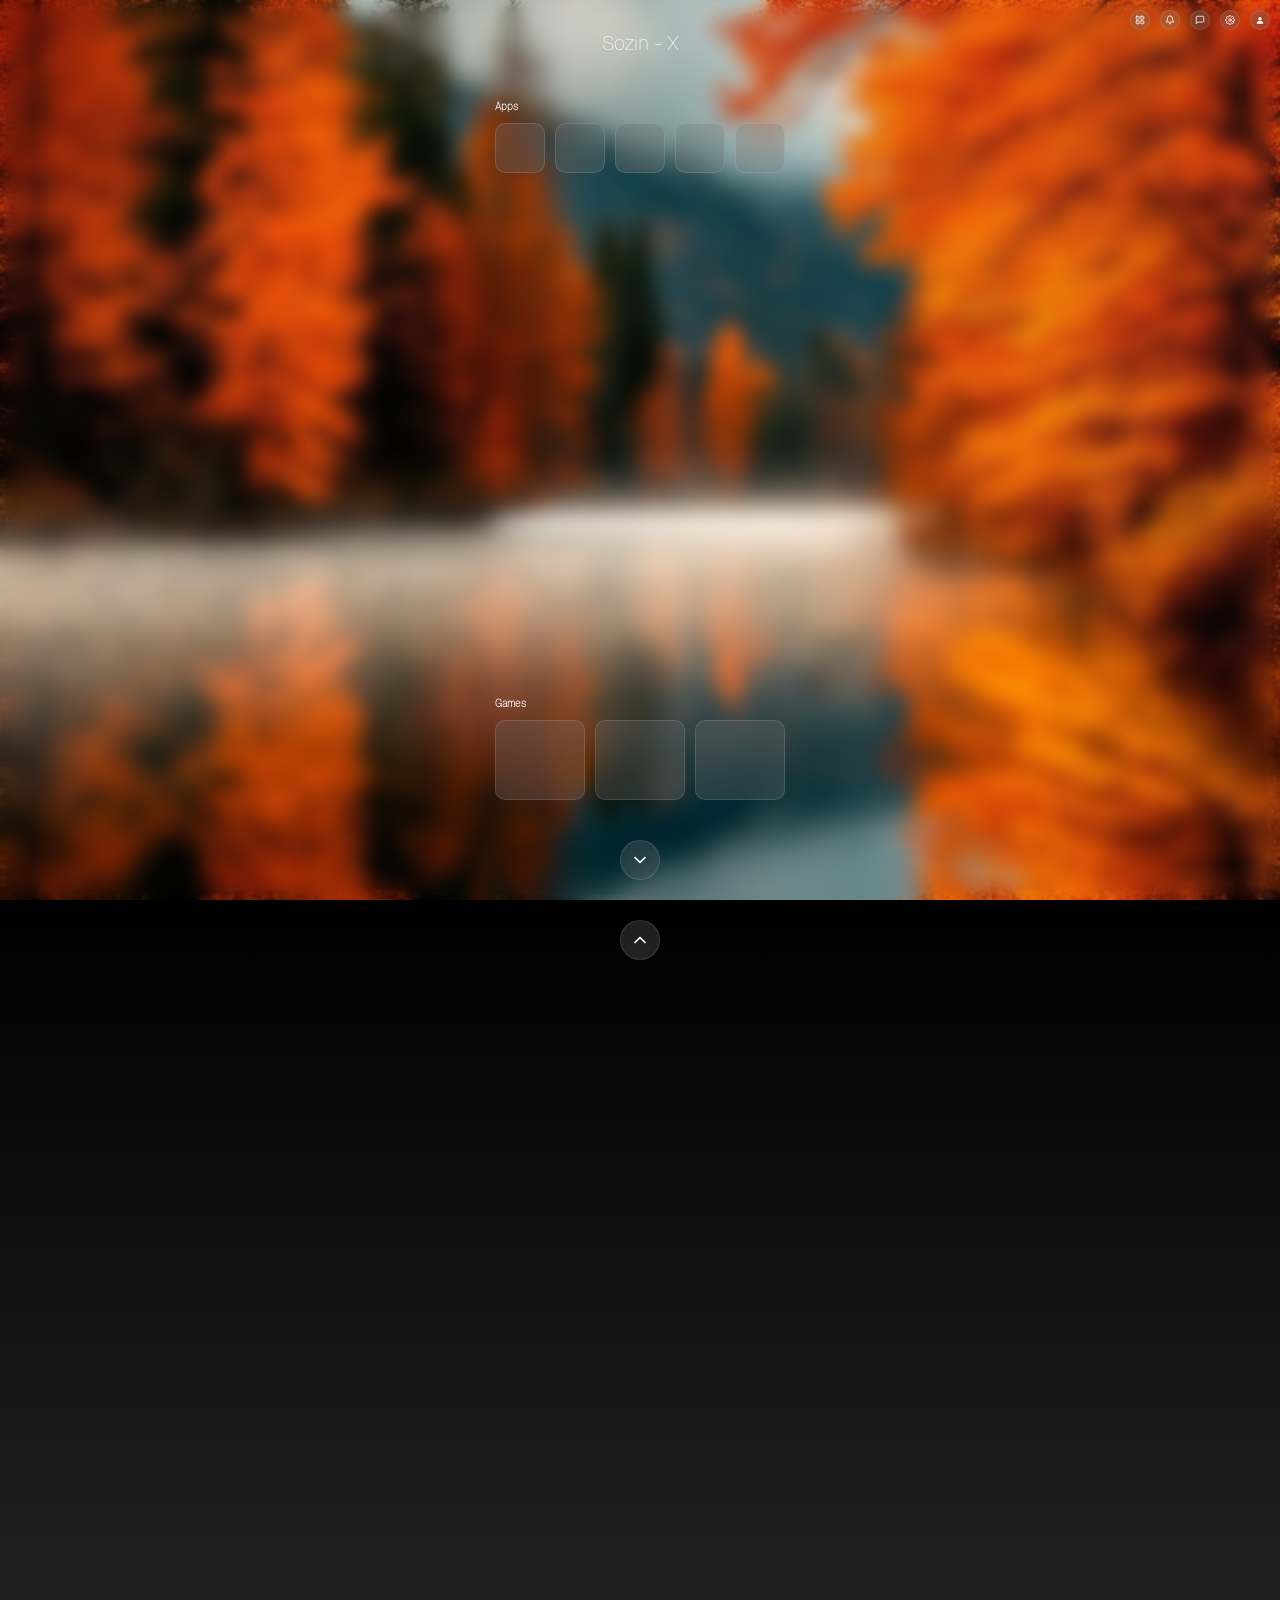
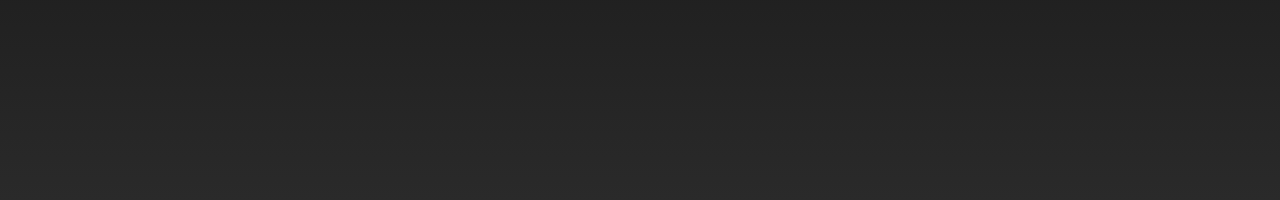
<file: index_backup_2026-11-23_intro-anim.html>
<!--
For AI to follow...please read this for developmentpurposes !Important!: 

round everything to the nearst 10th px.

(html div rules)

<div class="Example_Div">
    <div class="Example_Div_Build" aria-label="Example_Div_Build">
        // HTML elements will go here
    </div>

    <style aria-label="Example_Div_Style">
        // Styles will go here
    </style>

    <script aria-label="Example_Div_Script">
        // Script content go here
    </script>
</div>
    
(css rules) 

 <style aria-label="AI_Agent_Manager">

    :root {
        --primary-color: #000;
        --secondary-color: #fff;
    }

    </style>

    button (Use pixel units for all measurements) {
       border: 1px solid var(--Main_Button);
       width: auto;
       height: 20px;
       color: var(--Main_Text_Color);
       font-size: 8px;
       border: var(--Main_Button);
       background-color: var(--Main_UI_Background);
       outline: none;
       cursor: var(--Main_Cursor);
    }

    div (use pixel units for all measurements) {
        width: auto;
        height: auto;
        border: var(--Main_Div);
    }

    input (use pixel units for all measurements) {
        width: auto;
        height: auto;
        border: var(--Main_Input);
    }

    for Aanimations (Opening and closing popup windows/elements)
    use cubic-bezier(0,1,0,1) to open and close popup windows/elements
 
-->

<!DOCTYPE html>
<html lang="en">
<head>
    <meta charset="UTF-8">
    <meta name="viewport" content="width=device-width, initial-scale=1.0">
    <title>Document</title>

    <style aria-label="Sozin-X_Stlye_Manager">

    :root {

        /*Viewport*/
        --Sozin_Main_Page_Background: #000;

        /*Glass Materials*/
        --Glass_Backdrop_Filter: blur(10px);

        /*UI Styles*/
        --Main_UI_Background: #79797944;
        --Main_Text_Color: #ffffff;
        --Font_Size-1: 8px;
        --Font_Size-2: 16px;
        --Font_Size-3: 32px;
        --Font_Family: 'SozinMainFont', sans-serif;
        --Div_Border-radius: 5px;
        --Box_Shadow: 0 4px 6px rgba(0, 0, 0, 0.1);
        

        /*No Border Elements*/
        --Main_Div_No_Border: none #ffffff1f;
        
        /*Main Border*/
        --Main_Button: 1px solid #ffffff1f;
        --Main_Input: 1px solid #ffffff1f;
        --Main_Div: 1px solid #ffffff1f;

        /*Secondary Border*/
        --Main_Button_Secondary: 1px solid #ff99001f;
        --Main_Input_Secondary: 1px solid #ff99001f;
        --Main_Div_Secondary: 1px solid #ff99001f;

        /*Cursors*/
        --Main_Cursor: pointer;
        --Cursor_2: grab;
        --Cursor_3: pointer;

    }

    *{
        margin: 0;
        padding: 0;
        box-sizing: border-box;
        font-family: 'SozinMainFont', sans-serif;
    }

    html, body {
        width: 100%;
        height: 100%;
        overflow: hidden;
        scrollbar-width: none;
        -ms-overflow-style: none;
    }

    ::-webkit-scrollbar {
        display: none;
    }

    @font-face {
        font-family: 'SozinMainFont';
        src: url('/Fonts/geist-font-v1.9.2/geist-font/Geist/ttf/Geist-Thin.ttf') format('truetype');
    }



    /* Tag Styles */
    button {
        color: var(--Main_Text_Color);
        font-size: 8px;
        border: var(--Main_Button);
        background-color: var(--Main_UI_Background);
        outline: none;
        cursor: var(--Main_Cursor);
    }

    input {
        color: var(--Main_Text_Color);
        font-size: 8px;
        border: var(--Main_Input);
        background-color: var(--Main_UI_Background);
        outline: none;
        cursor: var(--Main_Cursor);
    }

    p {
        color: var(--Main_Text_Color);
        font-size: 8px;
        outline: none;
        cursor: var(--Main_Cursor);
    }

    .Div_Window_Header {
        
        background-color: var(--Main_UI_Background);
        outline: none;
        cursor: var(--Main_Cursor);
        border-radius: var(--Div_Border-radius);
    }

    .Div_Window {
        border: var(--Main_Div);
        background-color: var(--Main_UI_Background);
        outline: none;
        cursor: var(--Main_Cursor);
        border-radius: var(--Div_Border-radius);
        box-shadow: var(--Box_Shadow);
    }
    </style>

    <div class="View_Tool">
        <div class="View_Tool_Build" aria-label="View_Tool_Build">
            <button id="View_Tool_Border_Button" aria-label="View_Tool_Border_Button">Border</button>
            <button id="View_Tool_Labels_Button" aria-label="View_Tool_Labels_Button">Labels</button>
        </div>
        <style aria-label="View_Tool_Style">
            .View_Tool {
                position: fixed;
                top: 0;
                left: 50%;
                transform: translateX(-50%);
                z-index: 99999;
                display: none;
            }
            .View_Tool_Build > button {
                width: 50px;
                height: 20px;
            }
            .View_Tool_Build > button.View_Tool_On {
                border-color: #ff0000;
                color: #ff0000;
            }
            .View_Tool_Label {
                position: absolute;
                top: 0;
                left: 0;
                z-index: 99998;
                font: 14px monospace;
                color: #ffffff;
                background: #000000;
                padding: 0 4px;
                pointer-events: auto;
            }
            .View_Tool_Label > button {
                width: auto;
                height: auto;
                margin-left: 4px;
                font-size: 10px;
            }
        </style>
        <script aria-label="View_Tool_Script">
            (function () {
                var borderBtn = document.getElementById('View_Tool_Border_Button');
                var labelsBtn = document.getElementById('View_Tool_Labels_Button');
                var borderStyle = null, labelChips = [];

                function labelOf(el) {
                    return el.id ? '#' + el.id
                         : (el.className && typeof el.className === 'string' && el.className.trim())
                             ? '.' + el.className.trim().split(/\s+/)[0]
                             : el.tagName.toLowerCase();
                }

                function copyLabel(name, btn) {
                    var done = function () {
                        btn.textContent = 'ok';
                        setTimeout(function () { btn.textContent = 'copy'; }, 600);
                    };
                    if (navigator.clipboard && navigator.clipboard.writeText) {
                        navigator.clipboard.writeText(name).then(done, done);
                    } else {
                        var ta = document.createElement('textarea');
                        ta.value = name;
                        document.body.appendChild(ta);
                        ta.select();
                        document.execCommand('copy');
                        ta.remove();
                        done();
                    }
                }

                // Border: 1px solid red on every element
                borderBtn.addEventListener('click', function () {
                    if (borderStyle) {
                        borderStyle.remove();
                        borderStyle = null;
                    } else {
                        borderStyle = document.createElement('style');
                        borderStyle.textContent = 'body * { border: 1px solid red !important; }';
                        document.head.appendChild(borderStyle);
                    }
                    borderBtn.classList.toggle('View_Tool_On', !!borderStyle);
                });

                // Labels: stamp every element's name but show no tag;
                // Ctrl+Left Click on an element reveals/hides its tag
                var labelsArmed = false;

                function removeChip(entry) {
                    entry.chip.remove();
                    if (entry.madeRelative && entry.anchor) {
                        entry.anchor.style.position = '';
                    }
                }

                var voidTags = { area: 1, base: 1, br: 1, col: 1, embed: 1, hr: 1, img: 1, input: 1, link: 1, meta: 1, param: 1, source: 1, track: 1, wbr: 1 };

                function showChip(el) {
                    var name = el.getAttribute('data-view-tool-label');
                    var madeRelative = false;
                    var anchor = voidTags[el.tagName.toLowerCase()] ? el.parentElement : el;
                    if (anchor && getComputedStyle(anchor).position === 'static') {
                        anchor.style.position = 'relative';
                        madeRelative = true;
                    }
                    var chip = document.createElement('span');
                    chip.className = 'View_Tool_Label';
                    var text = document.createElement('span');
                    text.textContent = name;
                    var btn = document.createElement('button');
                    btn.type = 'button';
                    btn.textContent = 'copy';
                    btn.addEventListener('click', function (event) {
                        event.stopPropagation();
                        copyLabel(name, btn);
                    });
                    chip.appendChild(text);
                    chip.appendChild(btn);
                    if (anchor === el) {
                        try { el.prepend(chip); } catch (e) {}
                    } else if (anchor) {
                        el.before(chip);
                    }
                    labelChips.push({ el: el, chip: chip, anchor: anchor, madeRelative: madeRelative });
                }

                function revealLabel(event) {
                    if (event.target.closest && event.target.closest('.View_Tool_Label')) {
                        return;
                    }
                    // a click outside the label hides it
                    labelChips.forEach(removeChip);
                    labelChips = [];
                    if (!event.ctrlKey || event.button !== 0) {
                        return;
                    }
                    var el = event.target.closest
                        ? event.target.closest('[data-view-tool-label]')
                        : null;
                    if (!el) {
                        return;
                    }
                    event.preventDefault();
                    event.stopPropagation();
                    showChip(el);
                }

                labelsBtn.addEventListener('click', function () {
                    if (labelsArmed) {
                        labelChips.forEach(removeChip);
                        labelChips = [];
                        document.querySelectorAll('[data-view-tool-label]').forEach(function (el) {
                            el.removeAttribute('data-view-tool-label');
                        });
                        document.body.removeEventListener('click', revealLabel, true);
                        labelsArmed = false;
                    } else {
                        document.body.querySelectorAll('*').forEach(function (el) {
                            if (el.closest('.View_Tool')) {
                                return;
                            }
                            el.setAttribute('data-view-tool-label', labelOf(el));
                        });
                        document.body.addEventListener('click', revealLabel, true);
                        labelsArmed = true;
                    }
                    labelsBtn.classList.toggle('View_Tool_On', labelsArmed);
                });
            })();
        </script>
    </div>

</head>
<body>
    <div class="Sozin_Main_Page">

        <div class="Sozin_Main_Page_Build" aria-label="Sozin_Main_Page_Build">

            <div class="Background_Slide_Show">

                <div class="Background_Slide_Show_Build" aria-label="Background_Slide_Show_Build">
                    <img src="/Images/Background_Slide_Show_Data/38139928099642512.jpg" alt="Background 1">
                </div>
                <!-- Background Slide Show Styles -->
                <style aria-label="Background_Slide_Show_Style">
                    .Background_Slide_Show {
                        position: absolute;
                        top: 0;
                        left: 0;
                        width: 100dvw;
                        height: 100dvh;
                        
                    }
                    .Background_Slide_Show_Build {
                        position: absolute;
                        top: 0;
                        left: 0;
                        width: 100dvw;
                        height: 100dvh;
                        object-fit: cover;
                    }

                    .Background_Slide_Show_Build > img {
                        position: absolute;
                        top: 0;
                        left: 0;
                        width: 100%;
                        height: 100%;
                        object-fit: cover;
                        transition: opacity 1s ease;
                    }
                </style>
                <script aria-label="Background_Slide_Show_Script">
                    (function () {
                        var base = '/Images/Background_Slide_Show_Data/';
                        var slideMs = 10000;    // time each slide stays up
                        var refreshMs = 15000; // re-checks the folder for new photos
                        var imgExts = /\.(jpe?g|png|gif|webp|avif|bmp)$/i;

                        // used only when the server won't list the folder
                        // (Netlify, or opening index.html straight off disk).
                        var slides = [
                            '003e91723f082ed354129d996ed4d3ad.jpg',
                            '38139928099642512.jpg',
                            '927811960743055285.jpg',
                            'download (1).jpg',
                            'download (2).jpg',
                            'download.jpg',
                            'Wonderful autumn landscape.jpg',
                            '🌹beautiful flowers pic🌹.jpg'
                        ];

                        var build = document.querySelector('.Background_Slide_Show_Build');
                        if (!build) return;

                        // two stacked layers: each tick the hidden one fades in on top
                        var layer0 = build.querySelector('img');
                        var layer1 = layer0.cloneNode(false);
                        layer1.removeAttribute('alt');
                        layer1.style.opacity = '0';
                        build.appendChild(layer1);
                        var layers = [layer0, layer1];

                        var i = -1, active = 0;
                        layers[0].style.zIndex = '1';
                        layers[1].style.zIndex = '2';

                        function pickNext() {
                            var next_i;
                            do { next_i = Math.floor(Math.random() * slides.length); }
                            while (slides.length > 1 && next_i === i);
                            i = next_i;
                            var next = 1 - active;
                            layers[next].src = base + encodeURIComponent(slides[i]);
                            layers[next].style.zIndex = '2';
                            layers[active].style.zIndex = '1';
                            layers[next].style.opacity = '1';
                            layers[active].style.opacity = '0';
                            active = next;
                        }

                        // read the folder's index page and pull every image
                        // name out of it — new photos join the show on their own
                        function refreshSlides() {
                            fetch(base).then(function (r) {
                                if (!r.ok) throw new Error('no listing');
                                return r.text();
                            }).then(function (html) {
                                var doc = new DOMParser().parseFromString(html, 'text/html');
                                var found = [];
                                doc.querySelectorAll('a[href]').forEach(function (a) {
                                    var name = decodeURIComponent(a.getAttribute('href')).split('/').pop();
                                    if (imgExts.test(name)) found.push(name);
                                });
                                if (found.length) {
                                    // preload anything new so fades never stall
                                    found.forEach(function (f2) {
                                        if (slides.indexOf(f2) === -1) {
                                            var im = new Image();
                                            im.src = base + encodeURIComponent(f2);
                                        }
                                    });
                                    slides = found;
                                }
                            }).catch(function () {});
                        }

                        refreshSlides();
                        pickNext();
                        setInterval(pickNext, slideMs);
                        setInterval(refreshSlides, refreshMs);
                    })();
                </script>
            </div>

            <div class="Glass_Background">
                <style aria-label="Glass_Background_Style">
                    .Glass_Background {
                        position: absolute;
                        top: 0;
                        left: 0;
                        width: 100dvw;
                        height: 100dvh;
                        backdrop-filter: var(--Glass_Backdrop_Filter);
                        z-index: 2;
                    }
                </style>
                <script aria-label="Glass_Background_Script">

                </script>
            </div>

            <div class="Logo">
                <div class="Logo_Build" aria-label="Logo_Build">
                    <p>Sozin - X</p>
                </div>

                <style aria-label="Logo_Style">

                    .Logo {
                        position: absolute;
                        top: 30px;
                        width: 100%;
                        background: none;
                        border: none;
                        z-index: 3;    
                    }

                    .Logo > .Logo_Build {
                        background: none;
                        border: none;
                        display: flex;
                        align-items: center;
                        justify-content: center;
                    }

                    .Logo > .Logo_Build > p {
                        color: var(--Main_Text_Color);
                        font-size: 20px;
                    }


                </style>
                <script aria-label="Logo_Script">
                    
                </script>
            </div>

            <div class="Apps_Section">
                <div class="Apps_Section_Build" aria-label="Apps_Section_Build">
                    <p class="Apps_Section_Title">Apps</p>
                    <div class="Apps_Section_Grid">
                        <button class="Apps_Section_App" aria-label="App 1"></button>
                        <button class="Apps_Section_App" aria-label="App 2"></button>
                        <button class="Apps_Section_App" aria-label="App 3"></button>
                        <button class="Apps_Section_App" aria-label="App 4"></button>
                        <button class="Apps_Section_App" aria-label="App 5"></button>
                    </div>
                </div>

                <style aria-label="Apps_Section_Style">
                    .Apps_Section {
                        position: absolute;
                        top: 100px;
                        left: 50%;
                        transform: translateX(-50%);
                        background: none;
                        border: none;
                        z-index: 3;
                    }
                    .Apps_Section > .Apps_Section_Build {
                        display: flex;
                        flex-direction: column;
                        gap: 10px;
                        background: none;
                        border: none;
                    }
                    .Apps_Section_Title {
                        color: var(--Main_Text_Color);
                        font-size: 10px;
                        font-weight: 600;
                        cursor: default;
                    }
                    .Apps_Section_Grid {
                        display: flex;
                        gap: 10px;
                        background: none;
                        border: none;
                    }
                    .Apps_Section_App {
                        width: 50px;
                        height: 50px;
                        border: var(--Main_Button);
                        border-radius: 10px;
                        background: var(--Main_UI_Background);
                        backdrop-filter: var(--Glass_Backdrop_Filter);
                        cursor: var(--Main_Cursor);
                        transition: transform 0.2s;
                    }
                    .Apps_Section_App:active {
                        transform: scale(0.9);
                    }
                </style>
                <script aria-label="Apps_Section_Script">

                </script>
            </div>

            <div class="Games_Section">
                <div class="Games_Section_Build" aria-label="Games_Section_Build">
                    <p class="Games_Section_Title">Games</p>
                    <div class="Games_Section_Grid">
                        <button class="Games_Section_Game" aria-label="Game 1"></button>
                        <button class="Games_Section_Game" aria-label="Game 2"></button>
                        <button class="Games_Section_Game" aria-label="Game 3"></button>
                    </div>
                </div>

                <style aria-label="Games_Section_Style">
                    .Games_Section {
                        position: absolute;
                        bottom: 100px;
                        left: 50%;
                        transform: translateX(-50%);
                        background: none;
                        border: none;
                        z-index: 3;
                    }
                    .Games_Section > .Games_Section_Build {
                        display: flex;
                        flex-direction: column;
                        gap: 10px;
                        background: none;
                        border: none;
                    }
                    .Games_Section_Title {
                        color: var(--Main_Text_Color);
                        font-size: 10px;
                        font-weight: 600;
                        cursor: default;
                    }
                    .Games_Section_Grid {
                        display: flex;
                        gap: 10px;
                        background: none;
                        border: none;
                    }
                    .Games_Section_Game {
                        width: 90px;
                        height: 80px;
                        border: var(--Main_Button);
                        border-radius: 10px;
                        background: var(--Main_UI_Background);
                        backdrop-filter: var(--Glass_Backdrop_Filter);
                        cursor: var(--Main_Cursor);
                        transition: transform 0.2s;
                    }
                    .Games_Section_Game:active {
                        transform: scale(0.9);
                    }
                </style>
                <script aria-label="Games_Section_Script">

                </script>
            </div>

            <div class="Page_Down">
                <div class="Page_Down_Build" aria-label="Page_Down_Build">
                    <button class="Page_Down_Button" aria-label="Next Page">
                        <svg viewBox="0 0 24 24" width="20" height="20" fill="none" stroke="currentColor" stroke-width="2" stroke-linecap="round" stroke-linejoin="round"><polyline points="6 9 12 15 18 9"/></svg>
                    </button>
                </div>

                <style aria-label="Page_Down_Style">
                    .Page_Down {
                        position: absolute;
                        bottom: 20px;
                        left: 50%;
                        transform: translateX(-50%);
                        background: none;
                        border: none;
                        z-index: 3;
                    }
                    .Page_Down > .Page_Down_Build {
                        background: none;
                        border: none;
                    }
                    .Page_Down_Button {
                        display: flex;
                        align-items: center;
                        justify-content: center;
                        width: 40px;
                        height: 40px;
                        padding: 0;
                        border: var(--Main_Button);
                        border-radius: 50%;
                        background: var(--Main_UI_Background);
                        backdrop-filter: var(--Glass_Backdrop_Filter);
                        color: var(--Main_Text_Color);
                        cursor: var(--Main_Cursor);
                    }
                </style>
                <script aria-label="Page_Down_Script">
                    document.querySelector('.Page_Down_Button').addEventListener('click', function () {
                        document.body.classList.add('Second_Page_Open');
                    });
                </script>
            </div>

            <div class="Div_Window Left_Section">
                <div class="Left_Section_Build" aria-label="Left_Section_Build">
                    <div class="Div_Window_Header Left_Section_Title">Web Info</div>
                </div>

                <style aria-label="Left_Section_Style">
                    .Left_Section {
                        position: absolute;
                        top: 10px;
                        left: 10px;
                        width: 200px;
                        height: calc(100% - 20px);
                        backdrop-filter: var(--Glass_Backdrop_Filter);
                        transform-origin: top left;
                        transform: scale(0);
                        opacity: 0;
                        pointer-events: none;
                        transition: transform 0.3s cubic-bezier(0, 1, 0, 1), opacity 0.3s cubic-bezier(0, 1, 0, 1);
                        z-index: 5;
                        display: none;
                    }
                    .Left_Section.Left_Section_Open {
                        display: block;
                        transform: scale(1);
                        opacity: 1;
                        pointer-events: auto;
                    }
                    @starting-style {
                        .Left_Section.Left_Section_Open {
                            transform: scale(0);
                            opacity: 0;
                        }
                    }
                    .Left_Section > .Left_Section_Build {
                        width: 100%;
                        height: 100%;
                        background: none;
                        border: none;
                    }
                    .Left_Section_Title {
                        position: absolute;
                        top: 4px;
                        left: 10px;
                        z-index: 5;
                        padding: 0px 10px;
                        font-family: monospace;
                        font-size: 10px;
                        letter-spacing: 0px;
                        color: var(--Main_Text_Color);
                        white-space: nowrap;
                        background-color: rgba(143, 143, 143, 0.377);
                        backdrop-filter: blur(10px);
                    }
                </style>
                <script aria-label="Left_Section_Script">
                    document.addEventListener('DOMContentLoaded', function () {
                        var title = document.querySelector('.Left_Section_Title');
                        var panel = document.querySelector('.Left_Section');
                        var webInfoButton = document.querySelector('.Settings_Popup_Web_Info_Button');
                        if (title) {
                            title.addEventListener('click', function (event) {
                                event.stopPropagation();
                                panel.classList.toggle('Left_Section_Open');
                            });
                        }
                        document.addEventListener('pointerdown', function (event) {
                            if (!panel.classList.contains('Left_Section_Open')) { return; }
                            if (panel.contains(event.target)) { return; }
                            if (title && title.contains(event.target)) { return; }
                            if (webInfoButton && webInfoButton.contains(event.target)) { return; }
                            panel.classList.remove('Left_Section_Open');
                        }, true);
                    });
                </script>
            </div>

        </div>
        
        <style aria-label="Sozin_Main_Page_Style">
            .Sozin_Main_Page {
                position: absolute;
                top: 0;
                left: 0;
                width: 100dvw;
                height: 100dvh;
                border: none;
                overflow: hidden;
                transition: transform 0.6s cubic-bezier(0, 1, 0, 1);
            }
            .Second_Page_Open .Sozin_Main_Page {
                transform: translateY(-100dvh);
            }
        </style>
        <script aria-label="Sozin_Main_Page_Script">
            
        </script>
    </div>

    <div class="Second_Page">
        <div class="Second_Page_Build" aria-label="Second_Page_Build">
            <button class="Second_Page_Up_Button" aria-label="Back to Sozin - X">
                <svg viewBox="0 0 24 24" width="20" height="20" fill="none" stroke="currentColor" stroke-width="2" stroke-linecap="round" stroke-linejoin="round"><polyline points="6 15 12 9 18 15"/></svg>
            </button>
        </div>
        <style aria-label="Second_Page_Style">
            .Second_Page {
                position: absolute;
                top: 100dvh;
                left: 0;
                width: 100dvw;
                height: 100dvh;
                border: none;
                overflow: hidden;
                background: linear-gradient(180deg, #000000, #2a2a2a);
                transition: transform 0.6s cubic-bezier(0, 1, 0, 1);
            }
            .Second_Page_Open .Second_Page {
                transform: translateY(-100dvh);
            }
            .Second_Page > .Second_Page_Build {
                width: 100%;
                height: 100%;
                background: none;
                border: none;
            }
            .Second_Page_Up_Button {
                position: absolute;
                top: 20px;
                left: 50%;
                transform: translateX(-50%);
                display: flex;
                align-items: center;
                justify-content: center;
                width: 40px;
                height: 40px;
                padding: 0;
                border: var(--Main_Button);
                border-radius: 50%;
                background: var(--Main_UI_Background);
                backdrop-filter: var(--Glass_Backdrop_Filter);
                color: var(--Main_Text_Color);
                cursor: var(--Main_Cursor);
            }
        </style>
        <script aria-label="Second_Page_Script">
            document.querySelector('.Second_Page_Up_Button').addEventListener('click', function () {
                document.body.classList.remove('Second_Page_Open');
            });
        </script>
    </div>
    <div class="Top_Right_Section">
        <div class="Top_Right_Section_Build" aria-label="Top_Right_Section_Build">
            <button class="Top_Right_Widgets_Button" aria-label="Widgets">
                <svg viewBox="0 0 24 24" width="10" height="10" fill="none" stroke="currentColor" stroke-width="2" stroke-linecap="round" stroke-linejoin="round"><rect x="3" y="3" width="7" height="7" rx="1"/><rect x="14" y="3" width="7" height="7" rx="1"/><rect x="3" y="14" width="7" height="7" rx="1"/><rect x="14" y="14" width="7" height="7" rx="1"/></svg>
            </button>
            <button class="Top_Right_Notification_Button" aria-label="Notifications">
                <svg viewBox="0 0 24 24" width="10" height="10" fill="none" stroke="currentColor" stroke-width="2" stroke-linecap="round" stroke-linejoin="round"><path d="M18 8a6 6 0 0 0-12 0c0 7-3 9-3 9h18s-3-2-3-9"/><path d="M13.7 21a2 2 0 0 1-3.4 0"/></svg>
            </button>
            <button class="Top_Right_Message_Button" aria-label="Messages">
                <svg viewBox="0 0 24 24" width="10" height="10" fill="none" stroke="currentColor" stroke-width="2" stroke-linecap="round" stroke-linejoin="round"><path d="M21 15a2 2 0 0 1-2 2H7l-4 4V5a2 2 0 0 1 2-2h14a2 2 0 0 1 2 2z"/></svg>
            </button>
            <button class="Top_Right_Settings_Button" aria-label="Settings">
                <svg viewBox="0 0 24 24" width="10" height="10" fill="none" stroke="currentColor" stroke-width="2" stroke-linecap="round" stroke-linejoin="round"><circle cx="12" cy="12" r="3"/><path d="M19.4 15a1.65 1.65 0 0 0 .33 1.82l.06.06a2 2 0 1 1-2.83 2.83l-.06-.06a1.65 1.65 0 0 0-1.82-.33 1.65 1.65 0 0 0-1 1.51V21a2 2 0 1 1-4 0v-.09a1.65 1.65 0 0 0-1-1.51 1.65 1.65 0 0 0-1.82.33l-.06.06a2 2 0 1 1-2.83-2.83l.06-.06A1.65 1.65 0 0 0 4.6 15a1.65 1.65 0 0 0-1.51-1H3a2 2 0 1 1 0-4h.09A1.65 1.65 0 0 0 4.6 9a1.65 1.65 0 0 0-.33-1.82l-.06-.06a2 2 0 1 1 2.83-2.83l.06.06A1.65 1.65 0 0 0 9 4.6a1.65 1.65 0 0 0 1-1.51V3a2 2 0 1 1 4 0v.09a1.65 1.65 0 0 0 1 1.51 1.65 1.65 0 0 0 1.82-.33l.06-.06a2 2 0 1 1 2.83 2.83l-.06.06A1.65 1.65 0 0 0 19.4 9a1.65 1.65 0 0 0 1.51 1H21a2 2 0 1 1 0 4h-.09a1.65 1.65 0 0 0-1.51 1z"/></svg>
            </button>
            <button class="Top_Right_Profile_Button" aria-label="Profile">
                <svg viewBox="0 0 30 30" width="10" height="10"><circle cx="15" cy="11" r="5" fill="currentColor"/><path d="M5 26c0-6 4.5-9 10-9s10 3 10 9z" fill="currentColor"/></svg>
            </button>
        </div>
        <style aria-label="Top_Right_Section_Style">
            .Top_Right_Section {
                position: fixed;
                top: 10px;
                right: 10px;
                z-index: 10;
                border: none;
                background: none;
            }
            .Top_Right_Section > .Top_Right_Section_Build {
                display: flex;
                gap: 10px;
                background: none;
                border: none;
            }
            .Top_Right_Section_Build > button {
                width: 20px;
                height: 20px;
                border-radius: 50%;
                border: var(--Main_Button);
                background: var(--Main_UI_Background);
                backdrop-filter: var(--Glass_Backdrop_Filter);
                color: var(--Main_Text_Color);
                cursor: var(--Main_Cursor);
                display: flex;
                align-items: center;
                justify-content: center;
                padding: 0;
                overflow: hidden;
            }
        </style>
        <script aria-label="Top_Right_Section_Script">

        </script>

        <div class="Div_Window Settings_Popup">
            <div class="Settings_Popup_Build" aria-label="Settings_Popup_Build">
                <button class="Settings_Popup_Web_Info_Button">
                    <span class="Settings_Popup_List_Icon">
                        <svg viewBox="0 0 24 24" width="10" height="10" fill="none" stroke="currentColor" stroke-width="2" stroke-linecap="round" stroke-linejoin="round"><circle cx="12" cy="12" r="10"/><line x1="12" y1="16" x2="12" y2="12"/><line x1="12" y1="8" x2="12" y2="8"/></svg>
                    </span>
                    <span class="Settings_Popup_List_Text">Web Info</span>
                </button>
            </div>
            <style aria-label="Settings_Popup_Style">
                .Settings_Popup {
                    position: absolute;
                    top: 40px;
                    right: 30px;
                    width: 200px;
                    height: 300px;
                    transform-origin: top right;
                    transform: scale(0);
                    opacity: 0;
                    pointer-events: none;
                    transition: transform 0.3s cubic-bezier(0, 1, 0, 1), opacity 0.3s cubic-bezier(0, 1, 0, 1);
                    z-index: 6;
                }
                .Settings_Popup.Settings_Popup_Open {
                    transform: scale(1);
                    opacity: 1;
                    pointer-events: auto;
                }
                .Settings_Popup > .Settings_Popup_Build {
                    width: 100%;
                    height: 100%;
                    background: none;
                    border: none;
                }
                .Settings_Popup_Web_Info_Button {
                    display: flex;
                    align-items: center;
                    gap: 10px;
                    width: calc(100% - 20px);
                    height: 40px;
                    margin: 10px;
                    padding: 0 10px;
                    border: none;
                    border-radius: 10px;
                    background: transparent;
                    color: var(--Main_Text_Color);
                    cursor: var(--Main_Cursor);
                    font-size: var(--Font_Size-1);
                    text-align: left;
                    transition: background 0.2s;
                }
                .Settings_Popup_Web_Info_Button:hover {
                    background: var(--Main_UI_Background);
                }
                .Settings_Popup_Web_Info_Button:active {
                    transform: scale(0.98);
                }
                .Settings_Popup_List_Icon {
                    display: flex;
                    align-items: center;
                    justify-content: center;
                    flex-shrink: 0;
                    width: 30px;
                    height: 30px;
                    border-radius: 50%;
                    background: var(--Main_UI_Background);
                }
                .Settings_Popup_List_Text {
                    flex: 1;
                    font-weight: 600;
                }
            </style>
            <script aria-label="Settings_Popup_Script">
                (function () {
                    var button = document.querySelector('.Top_Right_Settings_Button');
                    var popup = document.querySelector('.Settings_Popup');
                    button.addEventListener('click', function (event) {
                        event.stopPropagation();
                        popup.classList.toggle('Settings_Popup_Open');
                    });
                    var webInfoButton = popup.querySelector('.Settings_Popup_Web_Info_Button');
                    var leftSection = document.querySelector('.Left_Section');
                    webInfoButton.addEventListener('click', function (event) {
                        event.stopPropagation();
                        leftSection.classList.toggle('Left_Section_Open');
                    });
                    popup.addEventListener('click', function (event) {
                        if (event.target.closest('button')) {
                            popup.classList.remove('Settings_Popup_Open');
                        }
                    }, true);
                    document.addEventListener('click', function (event) {
                        if (!popup.classList.contains('Settings_Popup_Open')) { return; }
                        if (popup.contains(event.target)) { return; }
                        popup.classList.remove('Settings_Popup_Open');
                    });
                })();
            </script>
        </div>
    </div>

    <div class="Kin_Flow">
        <div class="Kin_Flow_Build" aria-label="Kin_Flow_Build">

        </div>
        <style aria-label="Kin_Flow_Style">
            .Kin_Flow {
                display: none;
            }
        </style>

        <script aria-label="Kin_Flow_Script">
            
        </script>
    </div>
    
</body>
</html>
</file>
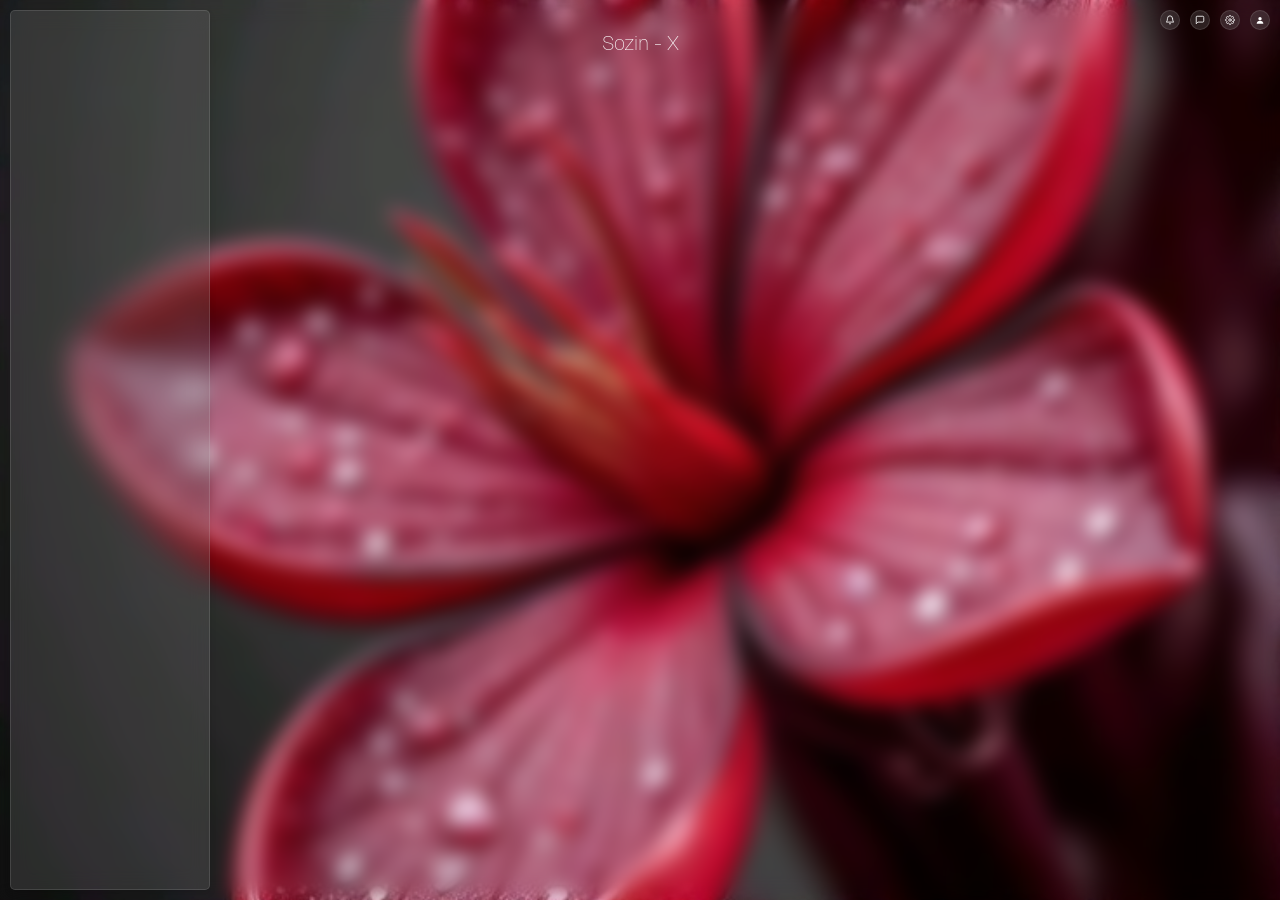
<file: index_backup_2026-11-23_list-button.html>
<!--
For AI to follow...please read this for developmentpurposes !Important!: 

round everything to the nearst 10th px.

(html div rules)

<div class="Example_Div">
    <div class="Example_Div_Build" aria-label="Example_Div_Build">
        // HTML elements will go here
    </div>

    <style aria-label="Example_Div_Style">
        // Styles will go here
    </style>

    <script aria-label="Example_Div_Script">
        // Script content go here
    </script>
</div>
    
(css rules) 

 <style aria-label="AI_Agent_Manager">

    :root {
        --primary-color: #000;
        --secondary-color: #fff;
    }

    </style>

    button (Use pixel units for all measurements) {
       border: 1px solid var(--Main_Button);
       width: auto;
       height: 20px;
       color: var(--Main_Text_Color);
       font-size: 8px;
       border: var(--Main_Button);
       background-color: var(--Main_UI_Background);
       outline: none;
       cursor: var(--Main_Cursor);
    }

    div (use pixel units for all measurements) {
        width: auto;
        height: auto;
        border: var(--Main_Div);
    }

    input (use pixel units for all measurements) {
        width: auto;
        height: auto;
        border: var(--Main_Input);
    }

    for Aanimations (Opening and closing popup windows/elements)
    use cubic-bezier(0,1,0,1) to open and close popup windows/elements
 
-->

<!DOCTYPE html>
<html lang="en">
<head>
    <meta charset="UTF-8">
    <meta name="viewport" content="width=device-width, initial-scale=1.0">
    <title>Document</title>

    <style aria-label="Sozin-X_Stlye_Manager">

    :root {

        /*Viewport*/
        --Sozin_Main_Page_Background: #000;

        /*Glass Materials*/
        --Glass_Backdrop_Filter: blur(10px);

        /*UI Styles*/
        --Main_UI_Background: #79797944;
        --Main_Text_Color: #ffffff;
        --Font_Size-1: 8px;
        --Font_Size-2: 16px;
        --Font_Size-3: 32px;
        --Font_Family: 'SozinMainFont', sans-serif;
        --Div_Border-radius: 5px;
        --Box_Shadow: 0 4px 6px rgba(0, 0, 0, 0.1);
        

        /*No Border Elements*/
        --Main_Div_No_Border: none #ffffff1f;
        
        /*Main Border*/
        --Main_Button: 1px solid #ffffff1f;
        --Main_Input: 1px solid #ffffff1f;
        --Main_Div: 1px solid #ffffff1f;

        /*Secondary Border*/
        --Main_Button_Secondary: 1px solid #ff99001f;
        --Main_Input_Secondary: 1px solid #ff99001f;
        --Main_Div_Secondary: 1px solid #ff99001f;

        /*Cursors*/
        --Main_Cursor: pointer;
        --Cursor_2: grab;
        --Cursor_3: pointer;

    }

    *{
        margin: 0;
        padding: 0;
        box-sizing: border-box;
        font-family: 'SozinMainFont', sans-serif;
    }

    html, body {
        width: 100%;
        height: 100%;
        overflow: hidden;
        scrollbar-width: none;
        -ms-overflow-style: none;
    }

    ::-webkit-scrollbar {
        display: none;
    }

    @font-face {
        font-family: 'SozinMainFont';
        src: url('/Fonts/geist-font-v1.9.2/geist-font/Geist/ttf/Geist-Thin.ttf') format('truetype');
    }



    /* Tag Styles */
    button {
        color: var(--Main_Text_Color);
        font-size: 8px;
        border: var(--Main_Button);
        background-color: var(--Main_UI_Background);
        outline: none;
        cursor: var(--Main_Cursor);
    }

    input {
        color: var(--Main_Text_Color);
        font-size: 8px;
        border: var(--Main_Input);
        background-color: var(--Main_UI_Background);
        outline: none;
        cursor: var(--Main_Cursor);
    }

    p {
        color: var(--Main_Text_Color);
        font-size: 8px;
        outline: none;
        cursor: var(--Main_Cursor);
    }

    .Div_Window_Header {
        
        background-color: var(--Main_UI_Background);
        outline: none;
        cursor: var(--Main_Cursor);
        border-radius: var(--Div_Border-radius);
    }

    .Div_Window {
        border: var(--Main_Div);
        background-color: var(--Main_UI_Background);
        outline: none;
        cursor: var(--Main_Cursor);
        border-radius: var(--Div_Border-radius);
        box-shadow: var(--Box_Shadow);
    }
    </style>

    <div class="View_Tool">
        <div class="View_Tool_Build" aria-label="View_Tool_Build">
            <button id="View_Tool_Border_Button" aria-label="View_Tool_Border_Button">Border</button>
            <button id="View_Tool_Labels_Button" aria-label="View_Tool_Labels_Button">Labels</button>
        </div>
        <style aria-label="View_Tool_Style">
            .View_Tool {
                position: fixed;
                top: 0;
                left: 50%;
                transform: translateX(-50%);
                z-index: 99999;
                display: none;
            }
            .View_Tool_Build > button {
                width: 50px;
                height: 20px;
            }
            .View_Tool_Build > button.View_Tool_On {
                border-color: #ff0000;
                color: #ff0000;
            }
            .View_Tool_Label {
                position: absolute;
                top: 0;
                left: 0;
                z-index: 99998;
                font: 14px monospace;
                color: #ffffff;
                background: #000000;
                padding: 0 4px;
                pointer-events: auto;
            }
            .View_Tool_Label > button {
                width: auto;
                height: auto;
                margin-left: 4px;
                font-size: 10px;
            }
        </style>
        <script aria-label="View_Tool_Script">
            (function () {
                var borderBtn = document.getElementById('View_Tool_Border_Button');
                var labelsBtn = document.getElementById('View_Tool_Labels_Button');
                var borderStyle = null, labelChips = [];

                function labelOf(el) {
                    return el.id ? '#' + el.id
                         : (el.className && typeof el.className === 'string' && el.className.trim())
                             ? '.' + el.className.trim().split(/\s+/)[0]
                             : el.tagName.toLowerCase();
                }

                function copyLabel(name, btn) {
                    var done = function () {
                        btn.textContent = 'ok';
                        setTimeout(function () { btn.textContent = 'copy'; }, 600);
                    };
                    if (navigator.clipboard && navigator.clipboard.writeText) {
                        navigator.clipboard.writeText(name).then(done, done);
                    } else {
                        var ta = document.createElement('textarea');
                        ta.value = name;
                        document.body.appendChild(ta);
                        ta.select();
                        document.execCommand('copy');
                        ta.remove();
                        done();
                    }
                }

                // Border: 1px solid red on every element
                borderBtn.addEventListener('click', function () {
                    if (borderStyle) {
                        borderStyle.remove();
                        borderStyle = null;
                    } else {
                        borderStyle = document.createElement('style');
                        borderStyle.textContent = 'body * { border: 1px solid red !important; }';
                        document.head.appendChild(borderStyle);
                    }
                    borderBtn.classList.toggle('View_Tool_On', !!borderStyle);
                });

                // Labels: stamp every element's name but show no tag;
                // Ctrl+Left Click on an element reveals/hides its tag
                var labelsArmed = false;

                function removeChip(entry) {
                    entry.chip.remove();
                    if (entry.madeRelative && entry.anchor) {
                        entry.anchor.style.position = '';
                    }
                }

                var voidTags = { area: 1, base: 1, br: 1, col: 1, embed: 1, hr: 1, img: 1, input: 1, link: 1, meta: 1, param: 1, source: 1, track: 1, wbr: 1 };

                function showChip(el) {
                    var name = el.getAttribute('data-view-tool-label');
                    var madeRelative = false;
                    var anchor = voidTags[el.tagName.toLowerCase()] ? el.parentElement : el;
                    if (anchor && getComputedStyle(anchor).position === 'static') {
                        anchor.style.position = 'relative';
                        madeRelative = true;
                    }
                    var chip = document.createElement('span');
                    chip.className = 'View_Tool_Label';
                    var text = document.createElement('span');
                    text.textContent = name;
                    var btn = document.createElement('button');
                    btn.type = 'button';
                    btn.textContent = 'copy';
                    btn.addEventListener('click', function (event) {
                        event.stopPropagation();
                        copyLabel(name, btn);
                    });
                    chip.appendChild(text);
                    chip.appendChild(btn);
                    if (anchor === el) {
                        try { el.prepend(chip); } catch (e) {}
                    } else if (anchor) {
                        el.before(chip);
                    }
                    labelChips.push({ el: el, chip: chip, anchor: anchor, madeRelative: madeRelative });
                }

                function revealLabel(event) {
                    if (event.target.closest && event.target.closest('.View_Tool_Label')) {
                        return;
                    }
                    // a click outside the label hides it
                    labelChips.forEach(removeChip);
                    labelChips = [];
                    if (!event.ctrlKey || event.button !== 0) {
                        return;
                    }
                    var el = event.target.closest
                        ? event.target.closest('[data-view-tool-label]')
                        : null;
                    if (!el) {
                        return;
                    }
                    event.preventDefault();
                    event.stopPropagation();
                    showChip(el);
                }

                labelsBtn.addEventListener('click', function () {
                    if (labelsArmed) {
                        labelChips.forEach(removeChip);
                        labelChips = [];
                        document.querySelectorAll('[data-view-tool-label]').forEach(function (el) {
                            el.removeAttribute('data-view-tool-label');
                        });
                        document.body.removeEventListener('click', revealLabel, true);
                        labelsArmed = false;
                    } else {
                        document.body.querySelectorAll('*').forEach(function (el) {
                            if (el.closest('.View_Tool')) {
                                return;
                            }
                            el.setAttribute('data-view-tool-label', labelOf(el));
                        });
                        document.body.addEventListener('click', revealLabel, true);
                        labelsArmed = true;
                    }
                    labelsBtn.classList.toggle('View_Tool_On', labelsArmed);
                });
            })();
        </script>
    </div>

</head>
<body>
    <div class="Sozin_Main_Page">

        <div class="Sozin_Main_Page_Build" aria-label="Sozin_Main_Page_Build">

            <div class="Background_Slide_Show">

                <div class="Background_Slide_Show_Build" aria-label="Background_Slide_Show_Build">
                    <img src="/Images/Background_Slide_Show_Data/38139928099642512.jpg" alt="Background 1">
                </div>
                <!-- Background Slide Show Styles -->
                <style aria-label="Background_Slide_Show_Style">
                    .Background_Slide_Show {
                        position: absolute;
                        top: 0;
                        left: 0;
                        width: 100dvw;
                        height: 100dvh;
                        
                    }
                    .Background_Slide_Show_Build {
                        position: absolute;
                        top: 0;
                        left: 0;
                        width: 100dvw;
                        height: 100dvh;
                        object-fit: cover;
                    }

                    .Background_Slide_Show_Build > img {
                        position: absolute;
                        top: 0;
                        left: 0;
                        width: 100%;
                        height: 100%;
                        object-fit: cover;
                        transition: opacity 1s ease;
                    }
                </style>
                <script aria-label="Background_Slide_Show_Script">
                    (function () {
                        var base = '/Images/Background_Slide_Show_Data/';
                        var slideMs = 10000;    // time each slide stays up
                        var refreshMs = 15000; // re-checks the folder for new photos
                        var imgExts = /\.(jpe?g|png|gif|webp|avif|bmp)$/i;

                        // used only when the server won't list the folder
                        // (Netlify, or opening index.html straight off disk).
                        var slides = [
                            '003e91723f082ed354129d996ed4d3ad.jpg',
                            '38139928099642512.jpg',
                            '927811960743055285.jpg',
                            'download (1).jpg',
                            'download (2).jpg',
                            'download.jpg',
                            'Wonderful autumn landscape.jpg',
                            '🌹beautiful flowers pic🌹.jpg'
                        ];

                        var build = document.querySelector('.Background_Slide_Show_Build');
                        if (!build) return;

                        // two stacked layers: each tick the hidden one fades in on top
                        var layer0 = build.querySelector('img');
                        var layer1 = layer0.cloneNode(false);
                        layer1.removeAttribute('alt');
                        layer1.style.opacity = '0';
                        build.appendChild(layer1);
                        var layers = [layer0, layer1];

                        var i = -1, active = 0;
                        layers[0].style.zIndex = '1';
                        layers[1].style.zIndex = '2';

                        function pickNext() {
                            var next_i;
                            do { next_i = Math.floor(Math.random() * slides.length); }
                            while (slides.length > 1 && next_i === i);
                            i = next_i;
                            var next = 1 - active;
                            layers[next].src = base + encodeURIComponent(slides[i]);
                            layers[next].style.zIndex = '2';
                            layers[active].style.zIndex = '1';
                            layers[next].style.opacity = '1';
                            layers[active].style.opacity = '0';
                            active = next;
                        }

                        // read the folder's index page and pull every image
                        // name out of it — new photos join the show on their own
                        function refreshSlides() {
                            fetch(base).then(function (r) {
                                if (!r.ok) throw new Error('no listing');
                                return r.text();
                            }).then(function (html) {
                                var doc = new DOMParser().parseFromString(html, 'text/html');
                                var found = [];
                                doc.querySelectorAll('a[href]').forEach(function (a) {
                                    var name = decodeURIComponent(a.getAttribute('href')).split('/').pop();
                                    if (imgExts.test(name)) found.push(name);
                                });
                                if (found.length) {
                                    // preload anything new so fades never stall
                                    found.forEach(function (f2) {
                                        if (slides.indexOf(f2) === -1) {
                                            var im = new Image();
                                            im.src = base + encodeURIComponent(f2);
                                        }
                                    });
                                    slides = found;
                                }
                            }).catch(function () {});
                        }

                        refreshSlides();
                        pickNext();
                        setInterval(pickNext, slideMs);
                        setInterval(refreshSlides, refreshMs);
                    })();
                </script>
            </div>

            <div class="Glass_Background">
                <style aria-label="Glass_Background_Style">
                    .Glass_Background {
                        position: absolute;
                        top: 0;
                        left: 0;
                        width: 100dvw;
                        height: 100dvh;
                        backdrop-filter: var(--Glass_Backdrop_Filter);
                        z-index: 2;
                    }
                </style>
                <script aria-label="Glass_Background_Script">

                </script>
            </div>

            <div class="Logo">
                <div class="Logo_Build" aria-label="Logo_Build">
                    <p>Sozin - X</p>
                </div>

                <style aria-label="Logo_Style">

                    .Logo {
                        position: absolute;
                        top: 30px;
                        width: 100%;
                        background: none;
                        border: none;
                        z-index: 3;    
                    }

                    .Logo > .Logo_Build {
                        background: none;
                        border: none;
                        display: flex;
                        align-items: center;
                        justify-content: center;
                    }

                    .Logo > .Logo_Build > p {
                        color: var(--Main_Text_Color);
                        font-size: 20px;
                    }


                </style>
                <script aria-label="Logo_Script">
                    
                </script>
            </div>

            <div class="Div_Window Left_Section Left_Section_Open">
                <div class="Left_Section_Build" aria-label="Left_Section_Build">

                </div>

                <style aria-label="Left_Section_Style">
                    .Left_Section {
                        position: absolute;
                        top: 10px;
                        left: 10px;
                        width: 200px;
                        height: calc(100% - 20px);
                        backdrop-filter: var(--Glass_Backdrop_Filter);
                        transform-origin: top left;
                        transform: scale(0);
                        opacity: 0;
                        pointer-events: none;
                        transition: transform 0.3s cubic-bezier(0, 1, 0, 1), opacity 0.3s cubic-bezier(0, 1, 0, 1);
                        z-index: 5;
                    }
                    .Left_Section.Left_Section_Open {
                        transform: scale(1);
                        opacity: 1;
                        pointer-events: auto;
                    }
                    .Left_Section > .Left_Section_Build {
                        width: 100%;
                        height: 100%;
                        background: none;
                        border: none;
                    }
                    .Left_Section_Title {
                        position: absolute;
                        top: 4px;
                        left: 20px;
                        z-index: 5;
                        padding: 0px 10px;
                        font-family: monospace;
                        font-size: 10px;
                        letter-spacing: 0px;
                        color: var(--Main_Text_Color);
                        white-space: nowrap;
                        background-color: rgba(143, 143, 143, 0.377);
                        backdrop-filter: blur(10px);
                    }
                </style>
                <script aria-label="Left_Section_Script">
                    document.addEventListener('DOMContentLoaded', function () {
                        var title = document.querySelector('.Left_Section_Title');
                        var panel = document.querySelector('.Left_Section');
                        title.addEventListener('click', function (event) {
                            event.stopPropagation();
                            panel.classList.toggle('Left_Section_Open');
                        });
                        document.addEventListener('click', function (event) {
                            if (!panel.classList.contains('Left_Section_Open')) { return; }
                            if (panel.contains(event.target)) { return; }
                            if (title.contains(event.target)) { return; }
                            panel.classList.remove('Left_Section_Open');
                        });
                    });
                </script>
            </div>

            <div class="Top_Right_Section">
                <div class="Top_Right_Section_Build" aria-label="Top_Right_Section_Build">
                    <button class="Top_Right_Notification_Button" aria-label="Notifications">
                        <svg viewBox="0 0 24 24" width="10" height="10" fill="none" stroke="currentColor" stroke-width="2" stroke-linecap="round" stroke-linejoin="round"><path d="M18 8a6 6 0 0 0-12 0c0 7-3 9-3 9h18s-3-2-3-9"/><path d="M13.7 21a2 2 0 0 1-3.4 0"/></svg>
                    </button>
                    <button class="Top_Right_Message_Button" aria-label="Messages">
                        <svg viewBox="0 0 24 24" width="10" height="10" fill="none" stroke="currentColor" stroke-width="2" stroke-linecap="round" stroke-linejoin="round"><path d="M21 15a2 2 0 0 1-2 2H7l-4 4V5a2 2 0 0 1 2-2h14a2 2 0 0 1 2 2z"/></svg>
                    </button>
                    <button class="Top_Right_Settings_Button" aria-label="Settings">
                        <svg viewBox="0 0 24 24" width="10" height="10" fill="none" stroke="currentColor" stroke-width="2" stroke-linecap="round" stroke-linejoin="round"><circle cx="12" cy="12" r="3"/><path d="M19.4 15a1.65 1.65 0 0 0 .33 1.82l.06.06a2 2 0 1 1-2.83 2.83l-.06-.06a1.65 1.65 0 0 0-1.82-.33 1.65 1.65 0 0 0-1 1.51V21a2 2 0 1 1-4 0v-.09a1.65 1.65 0 0 0-1-1.51 1.65 1.65 0 0 0-1.82.33l-.06.06a2 2 0 1 1-2.83-2.83l.06-.06A1.65 1.65 0 0 0 4.6 15a1.65 1.65 0 0 0-1.51-1H3a2 2 0 1 1 0-4h.09A1.65 1.65 0 0 0 4.6 9a1.65 1.65 0 0 0-.33-1.82l-.06-.06a2 2 0 1 1 2.83-2.83l.06.06A1.65 1.65 0 0 0 9 4.6a1.65 1.65 0 0 0 1-1.51V3a2 2 0 1 1 4 0v.09a1.65 1.65 0 0 0 1 1.51 1.65 1.65 0 0 0 1.82-.33l.06-.06a2 2 0 1 1 2.83 2.83l-.06.06A1.65 1.65 0 0 0 19.4 9a1.65 1.65 0 0 0 1.51 1H21a2 2 0 1 1 0 4h-.09a1.65 1.65 0 0 0-1.51 1z"/></svg>
                    </button>
                    <button class="Top_Right_Profile_Button" aria-label="Profile">
                        <svg viewBox="0 0 30 30" width="10" height="10"><circle cx="15" cy="11" r="5" fill="currentColor"/><path d="M5 26c0-6 4.5-9 10-9s10 3 10 9z" fill="currentColor"/></svg>
                    </button>
                </div>
                <style aria-label="Top_Right_Section_Style">
                    .Top_Right_Section {
                        position: absolute;
                        top: 10px;
                        right: 10px;
                        z-index: 4;
                        border: none;
                        background: none;
                    }
                    .Top_Right_Section > .Top_Right_Section_Build {
                        display: flex;
                        gap: 10px;
                        background: none;
                        border: none;
                    }
                    .Top_Right_Section_Build > button {
                        width: 20px;
                        height: 20px;
                        border-radius: 50%;
                        border: var(--Main_Button);
                        background: var(--Main_UI_Background);
                        backdrop-filter: var(--Glass_Backdrop_Filter);
                        color: var(--Main_Text_Color);
                        cursor: var(--Main_Cursor);
                        display: flex;
                        align-items: center;
                        justify-content: center;
                        padding: 0;
                        overflow: hidden;
                    }
                </style>
                <script aria-label="Top_Right_Section_Script">

                </script>

                <div class="Div_Window Settings_Popup">
                    <div class="Settings_Popup_Build" aria-label="Settings_Popup_Build">
                        <button class="Settings_Popup_Web_Info_Button">Web Info</button>
                    </div>
                    <style aria-label="Settings_Popup_Style">
                        .Settings_Popup {
                            position: absolute;
                            top: 40px;
                            right: 30px;
                            width: 200px;
                            height: 300px;
                            transform-origin: top right;
                            transform: scale(0);
                            opacity: 0;
                            pointer-events: none;
                            transition: transform 0.3s cubic-bezier(0, 1, 0, 1), opacity 0.3s cubic-bezier(0, 1, 0, 1);
                            z-index: 6;
                        }
                        .Settings_Popup.Settings_Popup_Open {
                            transform: scale(1);
                            opacity: 1;
                            pointer-events: auto;
                        }
                        .Settings_Popup > .Settings_Popup_Build {
                            width: 100%;
                            height: 100%;
                            background: none;
                            border: none;
                        }
                        .Settings_Popup_Web_Info_Button {
                            width: calc(100% - 20px);
                            height: 30px;
                            margin: 10px;
                            border: var(--Main_Button);
                            background: var(--Main_UI_Background);
                            color: var(--Main_Text_Color);
                            cursor: var(--Main_Cursor);
                            font-size: var(--Font_Size-1);
                        }
                    </style>
                    <script aria-label="Settings_Popup_Script">
                        (function () {
                            var button = document.querySelector('.Top_Right_Settings_Button');
                            var popup = document.querySelector('.Settings_Popup');
                            button.addEventListener('click', function (event) {
                                event.stopPropagation();
                                popup.classList.toggle('Settings_Popup_Open');
                            });
                            var webInfoButton = popup.querySelector('.Settings_Popup_Web_Info_Button');
                            var leftSection = document.querySelector('.Left_Section');
                            webInfoButton.addEventListener('click', function (event) {
                                event.stopPropagation();
                                leftSection.classList.toggle('Left_Section_Open');
                            });
                            document.addEventListener('click', function (event) {
                                if (!popup.classList.contains('Settings_Popup_Open')) { return; }
                                if (popup.contains(event.target)) { return; }
                                popup.classList.remove('Settings_Popup_Open');
                            });
                        })();
                    </script>
                </div>
            </div>

        </div>
        
        <style aria-label="Sozin_Main_Page_Style">
            .Sozin_Main_Page {
                position: absolute;
                top: 0;
                left: 0;
                width: 100dvw;
                height: 100dvh;
                border: none;
            }
        </style>
        <script aria-label="Sozin_Main_Page_Script">
            
        </script>
    </div>
    <div class="Kin_Flow">
        <div class="Kin_Flow_Build" aria-label="Kin_Flow_Build">

        </div>
        <style aria-label="Kin_Flow_Style">
            .Kin_Flow {
                display: none;
            }
        </style>

        <script aria-label="Kin_Flow_Script">
            
        </script>
    </div>
    
</body>
</html>
</file>
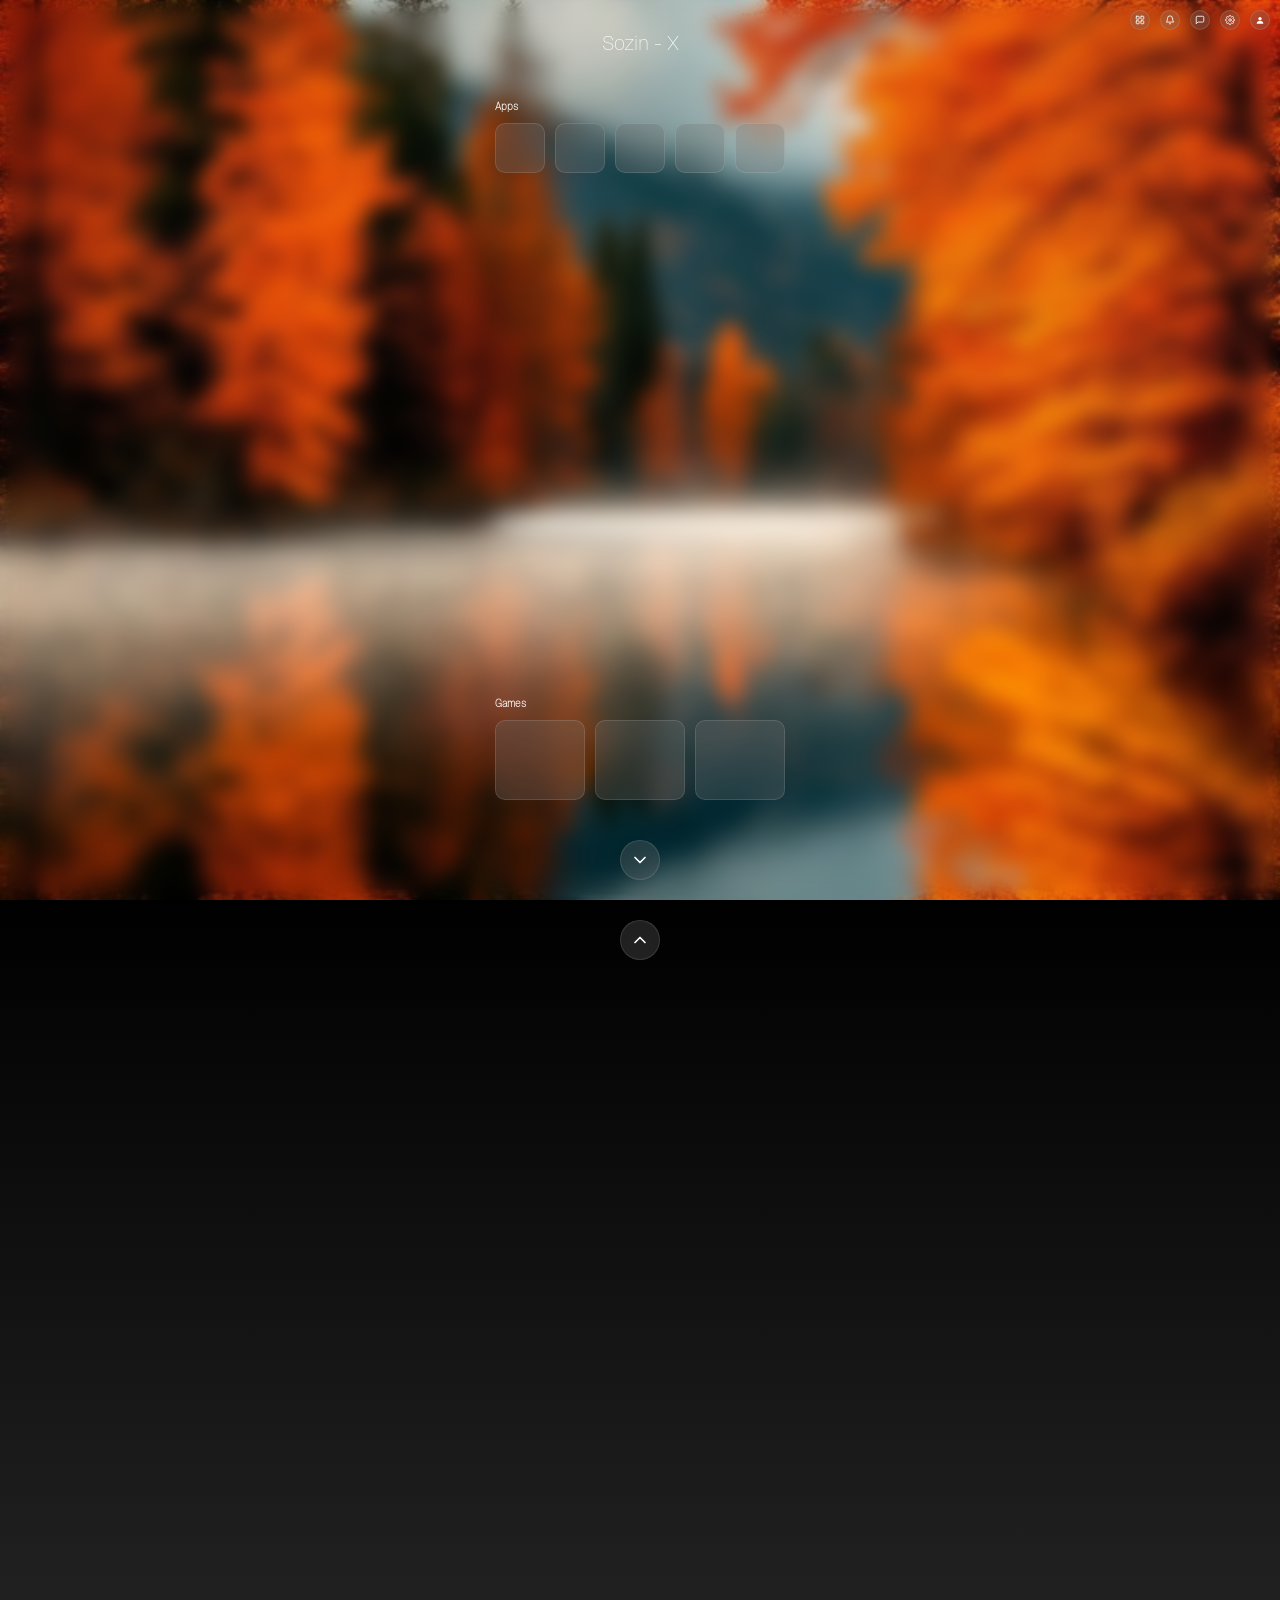
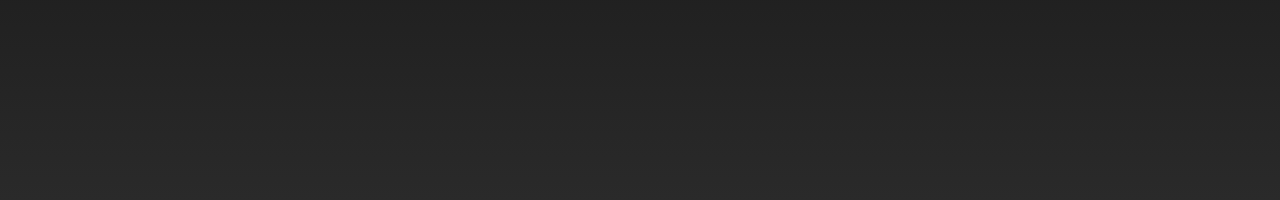
<file: index_backup_2026-11-23_top-right-fixed.html>
<!--
For AI to follow...please read this for developmentpurposes !Important!: 

round everything to the nearst 10th px.

(html div rules)

<div class="Example_Div">
    <div class="Example_Div_Build" aria-label="Example_Div_Build">
        // HTML elements will go here
    </div>

    <style aria-label="Example_Div_Style">
        // Styles will go here
    </style>

    <script aria-label="Example_Div_Script">
        // Script content go here
    </script>
</div>
    
(css rules) 

 <style aria-label="AI_Agent_Manager">

    :root {
        --primary-color: #000;
        --secondary-color: #fff;
    }

    </style>

    button (Use pixel units for all measurements) {
       border: 1px solid var(--Main_Button);
       width: auto;
       height: 20px;
       color: var(--Main_Text_Color);
       font-size: 8px;
       border: var(--Main_Button);
       background-color: var(--Main_UI_Background);
       outline: none;
       cursor: var(--Main_Cursor);
    }

    div (use pixel units for all measurements) {
        width: auto;
        height: auto;
        border: var(--Main_Div);
    }

    input (use pixel units for all measurements) {
        width: auto;
        height: auto;
        border: var(--Main_Input);
    }

    for Aanimations (Opening and closing popup windows/elements)
    use cubic-bezier(0,1,0,1) to open and close popup windows/elements
 
-->

<!DOCTYPE html>
<html lang="en">
<head>
    <meta charset="UTF-8">
    <meta name="viewport" content="width=device-width, initial-scale=1.0">
    <title>Document</title>

    <style aria-label="Sozin-X_Stlye_Manager">

    :root {

        /*Viewport*/
        --Sozin_Main_Page_Background: #000;

        /*Glass Materials*/
        --Glass_Backdrop_Filter: blur(10px);

        /*UI Styles*/
        --Main_UI_Background: #79797944;
        --Main_Text_Color: #ffffff;
        --Font_Size-1: 8px;
        --Font_Size-2: 16px;
        --Font_Size-3: 32px;
        --Font_Family: 'SozinMainFont', sans-serif;
        --Div_Border-radius: 5px;
        --Box_Shadow: 0 4px 6px rgba(0, 0, 0, 0.1);
        

        /*No Border Elements*/
        --Main_Div_No_Border: none #ffffff1f;
        
        /*Main Border*/
        --Main_Button: 1px solid #ffffff1f;
        --Main_Input: 1px solid #ffffff1f;
        --Main_Div: 1px solid #ffffff1f;

        /*Secondary Border*/
        --Main_Button_Secondary: 1px solid #ff99001f;
        --Main_Input_Secondary: 1px solid #ff99001f;
        --Main_Div_Secondary: 1px solid #ff99001f;

        /*Cursors*/
        --Main_Cursor: pointer;
        --Cursor_2: grab;
        --Cursor_3: pointer;

    }

    *{
        margin: 0;
        padding: 0;
        box-sizing: border-box;
        font-family: 'SozinMainFont', sans-serif;
    }

    html, body {
        width: 100%;
        height: 100%;
        overflow: hidden;
        scrollbar-width: none;
        -ms-overflow-style: none;
    }

    ::-webkit-scrollbar {
        display: none;
    }

    @font-face {
        font-family: 'SozinMainFont';
        src: url('/Fonts/geist-font-v1.9.2/geist-font/Geist/ttf/Geist-Thin.ttf') format('truetype');
    }



    /* Tag Styles */
    button {
        color: var(--Main_Text_Color);
        font-size: 8px;
        border: var(--Main_Button);
        background-color: var(--Main_UI_Background);
        outline: none;
        cursor: var(--Main_Cursor);
    }

    input {
        color: var(--Main_Text_Color);
        font-size: 8px;
        border: var(--Main_Input);
        background-color: var(--Main_UI_Background);
        outline: none;
        cursor: var(--Main_Cursor);
    }

    p {
        color: var(--Main_Text_Color);
        font-size: 8px;
        outline: none;
        cursor: var(--Main_Cursor);
    }

    .Div_Window_Header {
        
        background-color: var(--Main_UI_Background);
        outline: none;
        cursor: var(--Main_Cursor);
        border-radius: var(--Div_Border-radius);
    }

    .Div_Window {
        border: var(--Main_Div);
        background-color: var(--Main_UI_Background);
        outline: none;
        cursor: var(--Main_Cursor);
        border-radius: var(--Div_Border-radius);
        box-shadow: var(--Box_Shadow);
    }
    </style>

    <div class="View_Tool">
        <div class="View_Tool_Build" aria-label="View_Tool_Build">
            <button id="View_Tool_Border_Button" aria-label="View_Tool_Border_Button">Border</button>
            <button id="View_Tool_Labels_Button" aria-label="View_Tool_Labels_Button">Labels</button>
        </div>
        <style aria-label="View_Tool_Style">
            .View_Tool {
                position: fixed;
                top: 0;
                left: 50%;
                transform: translateX(-50%);
                z-index: 99999;
                display: none;
            }
            .View_Tool_Build > button {
                width: 50px;
                height: 20px;
            }
            .View_Tool_Build > button.View_Tool_On {
                border-color: #ff0000;
                color: #ff0000;
            }
            .View_Tool_Label {
                position: absolute;
                top: 0;
                left: 0;
                z-index: 99998;
                font: 14px monospace;
                color: #ffffff;
                background: #000000;
                padding: 0 4px;
                pointer-events: auto;
            }
            .View_Tool_Label > button {
                width: auto;
                height: auto;
                margin-left: 4px;
                font-size: 10px;
            }
        </style>
        <script aria-label="View_Tool_Script">
            (function () {
                var borderBtn = document.getElementById('View_Tool_Border_Button');
                var labelsBtn = document.getElementById('View_Tool_Labels_Button');
                var borderStyle = null, labelChips = [];

                function labelOf(el) {
                    return el.id ? '#' + el.id
                         : (el.className && typeof el.className === 'string' && el.className.trim())
                             ? '.' + el.className.trim().split(/\s+/)[0]
                             : el.tagName.toLowerCase();
                }

                function copyLabel(name, btn) {
                    var done = function () {
                        btn.textContent = 'ok';
                        setTimeout(function () { btn.textContent = 'copy'; }, 600);
                    };
                    if (navigator.clipboard && navigator.clipboard.writeText) {
                        navigator.clipboard.writeText(name).then(done, done);
                    } else {
                        var ta = document.createElement('textarea');
                        ta.value = name;
                        document.body.appendChild(ta);
                        ta.select();
                        document.execCommand('copy');
                        ta.remove();
                        done();
                    }
                }

                // Border: 1px solid red on every element
                borderBtn.addEventListener('click', function () {
                    if (borderStyle) {
                        borderStyle.remove();
                        borderStyle = null;
                    } else {
                        borderStyle = document.createElement('style');
                        borderStyle.textContent = 'body * { border: 1px solid red !important; }';
                        document.head.appendChild(borderStyle);
                    }
                    borderBtn.classList.toggle('View_Tool_On', !!borderStyle);
                });

                // Labels: stamp every element's name but show no tag;
                // Ctrl+Left Click on an element reveals/hides its tag
                var labelsArmed = false;

                function removeChip(entry) {
                    entry.chip.remove();
                    if (entry.madeRelative && entry.anchor) {
                        entry.anchor.style.position = '';
                    }
                }

                var voidTags = { area: 1, base: 1, br: 1, col: 1, embed: 1, hr: 1, img: 1, input: 1, link: 1, meta: 1, param: 1, source: 1, track: 1, wbr: 1 };

                function showChip(el) {
                    var name = el.getAttribute('data-view-tool-label');
                    var madeRelative = false;
                    var anchor = voidTags[el.tagName.toLowerCase()] ? el.parentElement : el;
                    if (anchor && getComputedStyle(anchor).position === 'static') {
                        anchor.style.position = 'relative';
                        madeRelative = true;
                    }
                    var chip = document.createElement('span');
                    chip.className = 'View_Tool_Label';
                    var text = document.createElement('span');
                    text.textContent = name;
                    var btn = document.createElement('button');
                    btn.type = 'button';
                    btn.textContent = 'copy';
                    btn.addEventListener('click', function (event) {
                        event.stopPropagation();
                        copyLabel(name, btn);
                    });
                    chip.appendChild(text);
                    chip.appendChild(btn);
                    if (anchor === el) {
                        try { el.prepend(chip); } catch (e) {}
                    } else if (anchor) {
                        el.before(chip);
                    }
                    labelChips.push({ el: el, chip: chip, anchor: anchor, madeRelative: madeRelative });
                }

                function revealLabel(event) {
                    if (event.target.closest && event.target.closest('.View_Tool_Label')) {
                        return;
                    }
                    // a click outside the label hides it
                    labelChips.forEach(removeChip);
                    labelChips = [];
                    if (!event.ctrlKey || event.button !== 0) {
                        return;
                    }
                    var el = event.target.closest
                        ? event.target.closest('[data-view-tool-label]')
                        : null;
                    if (!el) {
                        return;
                    }
                    event.preventDefault();
                    event.stopPropagation();
                    showChip(el);
                }

                labelsBtn.addEventListener('click', function () {
                    if (labelsArmed) {
                        labelChips.forEach(removeChip);
                        labelChips = [];
                        document.querySelectorAll('[data-view-tool-label]').forEach(function (el) {
                            el.removeAttribute('data-view-tool-label');
                        });
                        document.body.removeEventListener('click', revealLabel, true);
                        labelsArmed = false;
                    } else {
                        document.body.querySelectorAll('*').forEach(function (el) {
                            if (el.closest('.View_Tool')) {
                                return;
                            }
                            el.setAttribute('data-view-tool-label', labelOf(el));
                        });
                        document.body.addEventListener('click', revealLabel, true);
                        labelsArmed = true;
                    }
                    labelsBtn.classList.toggle('View_Tool_On', labelsArmed);
                });
            })();
        </script>
    </div>

</head>
<body>
    <div class="Sozin_Main_Page">

        <div class="Sozin_Main_Page_Build" aria-label="Sozin_Main_Page_Build">

            <div class="Background_Slide_Show">

                <div class="Background_Slide_Show_Build" aria-label="Background_Slide_Show_Build">
                    <img src="/Images/Background_Slide_Show_Data/38139928099642512.jpg" alt="Background 1">
                </div>
                <!-- Background Slide Show Styles -->
                <style aria-label="Background_Slide_Show_Style">
                    .Background_Slide_Show {
                        position: absolute;
                        top: 0;
                        left: 0;
                        width: 100dvw;
                        height: 100dvh;
                        
                    }
                    .Background_Slide_Show_Build {
                        position: absolute;
                        top: 0;
                        left: 0;
                        width: 100dvw;
                        height: 100dvh;
                        object-fit: cover;
                    }

                    .Background_Slide_Show_Build > img {
                        position: absolute;
                        top: 0;
                        left: 0;
                        width: 100%;
                        height: 100%;
                        object-fit: cover;
                        transition: opacity 1s ease;
                    }
                </style>
                <script aria-label="Background_Slide_Show_Script">
                    (function () {
                        var base = '/Images/Background_Slide_Show_Data/';
                        var slideMs = 10000;    // time each slide stays up
                        var refreshMs = 15000; // re-checks the folder for new photos
                        var imgExts = /\.(jpe?g|png|gif|webp|avif|bmp)$/i;

                        // used only when the server won't list the folder
                        // (Netlify, or opening index.html straight off disk).
                        var slides = [
                            '003e91723f082ed354129d996ed4d3ad.jpg',
                            '38139928099642512.jpg',
                            '927811960743055285.jpg',
                            'download (1).jpg',
                            'download (2).jpg',
                            'download.jpg',
                            'Wonderful autumn landscape.jpg',
                            '🌹beautiful flowers pic🌹.jpg'
                        ];

                        var build = document.querySelector('.Background_Slide_Show_Build');
                        if (!build) return;

                        // two stacked layers: each tick the hidden one fades in on top
                        var layer0 = build.querySelector('img');
                        var layer1 = layer0.cloneNode(false);
                        layer1.removeAttribute('alt');
                        layer1.style.opacity = '0';
                        build.appendChild(layer1);
                        var layers = [layer0, layer1];

                        var i = -1, active = 0;
                        layers[0].style.zIndex = '1';
                        layers[1].style.zIndex = '2';

                        function pickNext() {
                            var next_i;
                            do { next_i = Math.floor(Math.random() * slides.length); }
                            while (slides.length > 1 && next_i === i);
                            i = next_i;
                            var next = 1 - active;
                            layers[next].src = base + encodeURIComponent(slides[i]);
                            layers[next].style.zIndex = '2';
                            layers[active].style.zIndex = '1';
                            layers[next].style.opacity = '1';
                            layers[active].style.opacity = '0';
                            active = next;
                        }

                        // read the folder's index page and pull every image
                        // name out of it — new photos join the show on their own
                        function refreshSlides() {
                            fetch(base).then(function (r) {
                                if (!r.ok) throw new Error('no listing');
                                return r.text();
                            }).then(function (html) {
                                var doc = new DOMParser().parseFromString(html, 'text/html');
                                var found = [];
                                doc.querySelectorAll('a[href]').forEach(function (a) {
                                    var name = decodeURIComponent(a.getAttribute('href')).split('/').pop();
                                    if (imgExts.test(name)) found.push(name);
                                });
                                if (found.length) {
                                    // preload anything new so fades never stall
                                    found.forEach(function (f2) {
                                        if (slides.indexOf(f2) === -1) {
                                            var im = new Image();
                                            im.src = base + encodeURIComponent(f2);
                                        }
                                    });
                                    slides = found;
                                }
                            }).catch(function () {});
                        }

                        refreshSlides();
                        pickNext();
                        setInterval(pickNext, slideMs);
                        setInterval(refreshSlides, refreshMs);
                    })();
                </script>
            </div>

            <div class="Glass_Background">
                <style aria-label="Glass_Background_Style">
                    .Glass_Background {
                        position: absolute;
                        top: 0;
                        left: 0;
                        width: 100dvw;
                        height: 100dvh;
                        backdrop-filter: var(--Glass_Backdrop_Filter);
                        z-index: 2;
                    }
                </style>
                <script aria-label="Glass_Background_Script">

                </script>
            </div>

            <div class="Logo">
                <div class="Logo_Build" aria-label="Logo_Build">
                    <p>Sozin - X</p>
                </div>

                <style aria-label="Logo_Style">

                    .Logo {
                        position: absolute;
                        top: 30px;
                        width: 100%;
                        background: none;
                        border: none;
                        z-index: 3;    
                    }

                    .Logo > .Logo_Build {
                        background: none;
                        border: none;
                        display: flex;
                        align-items: center;
                        justify-content: center;
                    }

                    .Logo > .Logo_Build > p {
                        color: var(--Main_Text_Color);
                        font-size: 20px;
                    }


                </style>
                <script aria-label="Logo_Script">
                    
                </script>
            </div>

            <div class="Apps_Section">
                <div class="Apps_Section_Build" aria-label="Apps_Section_Build">
                    <p class="Apps_Section_Title">Apps</p>
                    <div class="Apps_Section_Grid">
                        <button class="Apps_Section_App" aria-label="App 1"></button>
                        <button class="Apps_Section_App" aria-label="App 2"></button>
                        <button class="Apps_Section_App" aria-label="App 3"></button>
                        <button class="Apps_Section_App" aria-label="App 4"></button>
                        <button class="Apps_Section_App" aria-label="App 5"></button>
                    </div>
                </div>

                <style aria-label="Apps_Section_Style">
                    .Apps_Section {
                        position: absolute;
                        top: 100px;
                        left: 50%;
                        transform: translateX(-50%);
                        background: none;
                        border: none;
                        z-index: 3;
                    }
                    .Apps_Section > .Apps_Section_Build {
                        display: flex;
                        flex-direction: column;
                        gap: 10px;
                        background: none;
                        border: none;
                    }
                    .Apps_Section_Title {
                        color: var(--Main_Text_Color);
                        font-size: 10px;
                        font-weight: 600;
                        cursor: default;
                    }
                    .Apps_Section_Grid {
                        display: flex;
                        gap: 10px;
                        background: none;
                        border: none;
                    }
                    .Apps_Section_App {
                        width: 50px;
                        height: 50px;
                        border: var(--Main_Button);
                        border-radius: 10px;
                        background: var(--Main_UI_Background);
                        backdrop-filter: var(--Glass_Backdrop_Filter);
                        cursor: var(--Main_Cursor);
                        transition: transform 0.2s;
                    }
                    .Apps_Section_App:active {
                        transform: scale(0.9);
                    }
                </style>
                <script aria-label="Apps_Section_Script">

                </script>
            </div>

            <div class="Games_Section">
                <div class="Games_Section_Build" aria-label="Games_Section_Build">
                    <p class="Games_Section_Title">Games</p>
                    <div class="Games_Section_Grid">
                        <button class="Games_Section_Game" aria-label="Game 1"></button>
                        <button class="Games_Section_Game" aria-label="Game 2"></button>
                        <button class="Games_Section_Game" aria-label="Game 3"></button>
                    </div>
                </div>

                <style aria-label="Games_Section_Style">
                    .Games_Section {
                        position: absolute;
                        bottom: 100px;
                        left: 50%;
                        transform: translateX(-50%);
                        background: none;
                        border: none;
                        z-index: 3;
                    }
                    .Games_Section > .Games_Section_Build {
                        display: flex;
                        flex-direction: column;
                        gap: 10px;
                        background: none;
                        border: none;
                    }
                    .Games_Section_Title {
                        color: var(--Main_Text_Color);
                        font-size: 10px;
                        font-weight: 600;
                        cursor: default;
                    }
                    .Games_Section_Grid {
                        display: flex;
                        gap: 10px;
                        background: none;
                        border: none;
                    }
                    .Games_Section_Game {
                        width: 90px;
                        height: 80px;
                        border: var(--Main_Button);
                        border-radius: 10px;
                        background: var(--Main_UI_Background);
                        backdrop-filter: var(--Glass_Backdrop_Filter);
                        cursor: var(--Main_Cursor);
                        transition: transform 0.2s;
                    }
                    .Games_Section_Game:active {
                        transform: scale(0.9);
                    }
                </style>
                <script aria-label="Games_Section_Script">

                </script>
            </div>

            <div class="Page_Down">
                <div class="Page_Down_Build" aria-label="Page_Down_Build">
                    <button class="Page_Down_Button" aria-label="Next Page">
                        <svg viewBox="0 0 24 24" width="20" height="20" fill="none" stroke="currentColor" stroke-width="2" stroke-linecap="round" stroke-linejoin="round"><polyline points="6 9 12 15 18 9"/></svg>
                    </button>
                </div>

                <style aria-label="Page_Down_Style">
                    .Page_Down {
                        position: absolute;
                        bottom: 20px;
                        left: 50%;
                        transform: translateX(-50%);
                        background: none;
                        border: none;
                        z-index: 3;
                    }
                    .Page_Down > .Page_Down_Build {
                        background: none;
                        border: none;
                    }
                    .Page_Down_Button {
                        display: flex;
                        align-items: center;
                        justify-content: center;
                        width: 40px;
                        height: 40px;
                        padding: 0;
                        border: var(--Main_Button);
                        border-radius: 50%;
                        background: var(--Main_UI_Background);
                        backdrop-filter: var(--Glass_Backdrop_Filter);
                        color: var(--Main_Text_Color);
                        cursor: var(--Main_Cursor);
                    }
                </style>
                <script aria-label="Page_Down_Script">
                    document.querySelector('.Page_Down_Button').addEventListener('click', function () {
                        document.body.classList.add('Second_Page_Open');
                    });
                </script>
            </div>

            <div class="Div_Window Left_Section">
                <div class="Left_Section_Build" aria-label="Left_Section_Build">
                    <div class="Div_Window_Header Left_Section_Title">Web Info</div>
                </div>

                <style aria-label="Left_Section_Style">
                    .Left_Section {
                        position: absolute;
                        top: 10px;
                        left: 10px;
                        width: 200px;
                        height: calc(100% - 20px);
                        backdrop-filter: var(--Glass_Backdrop_Filter);
                        transform-origin: top left;
                        transform: scale(0);
                        opacity: 0;
                        pointer-events: none;
                        transition: transform 0.3s cubic-bezier(0, 1, 0, 1), opacity 0.3s cubic-bezier(0, 1, 0, 1);
                        z-index: 5;
                        display: none;
                    }
                    .Left_Section.Left_Section_Open {
                        display: block;
                        transform: scale(1);
                        opacity: 1;
                        pointer-events: auto;
                    }
                    @starting-style {
                        .Left_Section.Left_Section_Open {
                            transform: scale(0);
                            opacity: 0;
                        }
                    }
                    .Left_Section > .Left_Section_Build {
                        width: 100%;
                        height: 100%;
                        background: none;
                        border: none;
                    }
                    .Left_Section_Title {
                        position: absolute;
                        top: 4px;
                        left: 10px;
                        z-index: 5;
                        padding: 0px 10px;
                        font-family: monospace;
                        font-size: 10px;
                        letter-spacing: 0px;
                        color: var(--Main_Text_Color);
                        white-space: nowrap;
                        background-color: rgba(143, 143, 143, 0.377);
                        backdrop-filter: blur(10px);
                    }
                </style>
                <script aria-label="Left_Section_Script">
                    document.addEventListener('DOMContentLoaded', function () {
                        var title = document.querySelector('.Left_Section_Title');
                        var panel = document.querySelector('.Left_Section');
                        var webInfoButton = document.querySelector('.Settings_Popup_Web_Info_Button');
                        if (title) {
                            title.addEventListener('click', function (event) {
                                event.stopPropagation();
                                panel.classList.toggle('Left_Section_Open');
                            });
                        }
                        document.addEventListener('pointerdown', function (event) {
                            if (!panel.classList.contains('Left_Section_Open')) { return; }
                            if (panel.contains(event.target)) { return; }
                            if (title && title.contains(event.target)) { return; }
                            if (webInfoButton && webInfoButton.contains(event.target)) { return; }
                            panel.classList.remove('Left_Section_Open');
                        }, true);
                    });
                </script>
            </div>

            <div class="Top_Right_Section">
                <div class="Top_Right_Section_Build" aria-label="Top_Right_Section_Build">
                    <button class="Top_Right_Widgets_Button" aria-label="Widgets">
                        <svg viewBox="0 0 24 24" width="10" height="10" fill="none" stroke="currentColor" stroke-width="2" stroke-linecap="round" stroke-linejoin="round"><rect x="3" y="3" width="7" height="7" rx="1"/><rect x="14" y="3" width="7" height="7" rx="1"/><rect x="3" y="14" width="7" height="7" rx="1"/><rect x="14" y="14" width="7" height="7" rx="1"/></svg>
                    </button>
                    <button class="Top_Right_Notification_Button" aria-label="Notifications">
                        <svg viewBox="0 0 24 24" width="10" height="10" fill="none" stroke="currentColor" stroke-width="2" stroke-linecap="round" stroke-linejoin="round"><path d="M18 8a6 6 0 0 0-12 0c0 7-3 9-3 9h18s-3-2-3-9"/><path d="M13.7 21a2 2 0 0 1-3.4 0"/></svg>
                    </button>
                    <button class="Top_Right_Message_Button" aria-label="Messages">
                        <svg viewBox="0 0 24 24" width="10" height="10" fill="none" stroke="currentColor" stroke-width="2" stroke-linecap="round" stroke-linejoin="round"><path d="M21 15a2 2 0 0 1-2 2H7l-4 4V5a2 2 0 0 1 2-2h14a2 2 0 0 1 2 2z"/></svg>
                    </button>
                    <button class="Top_Right_Settings_Button" aria-label="Settings">
                        <svg viewBox="0 0 24 24" width="10" height="10" fill="none" stroke="currentColor" stroke-width="2" stroke-linecap="round" stroke-linejoin="round"><circle cx="12" cy="12" r="3"/><path d="M19.4 15a1.65 1.65 0 0 0 .33 1.82l.06.06a2 2 0 1 1-2.83 2.83l-.06-.06a1.65 1.65 0 0 0-1.82-.33 1.65 1.65 0 0 0-1 1.51V21a2 2 0 1 1-4 0v-.09a1.65 1.65 0 0 0-1-1.51 1.65 1.65 0 0 0-1.82.33l-.06.06a2 2 0 1 1-2.83-2.83l.06-.06A1.65 1.65 0 0 0 4.6 15a1.65 1.65 0 0 0-1.51-1H3a2 2 0 1 1 0-4h.09A1.65 1.65 0 0 0 4.6 9a1.65 1.65 0 0 0-.33-1.82l-.06-.06a2 2 0 1 1 2.83-2.83l.06.06A1.65 1.65 0 0 0 9 4.6a1.65 1.65 0 0 0 1-1.51V3a2 2 0 1 1 4 0v.09a1.65 1.65 0 0 0 1 1.51 1.65 1.65 0 0 0 1.82-.33l.06-.06a2 2 0 1 1 2.83 2.83l-.06.06A1.65 1.65 0 0 0 19.4 9a1.65 1.65 0 0 0 1.51 1H21a2 2 0 1 1 0 4h-.09a1.65 1.65 0 0 0-1.51 1z"/></svg>
                    </button>
                    <button class="Top_Right_Profile_Button" aria-label="Profile">
                        <svg viewBox="0 0 30 30" width="10" height="10"><circle cx="15" cy="11" r="5" fill="currentColor"/><path d="M5 26c0-6 4.5-9 10-9s10 3 10 9z" fill="currentColor"/></svg>
                    </button>
                </div>
                <style aria-label="Top_Right_Section_Style">
                    .Top_Right_Section {
                        position: absolute;
                        top: 10px;
                        right: 10px;
                        z-index: 4;
                        border: none;
                        background: none;
                    }
                    .Top_Right_Section > .Top_Right_Section_Build {
                        display: flex;
                        gap: 10px;
                        background: none;
                        border: none;
                    }
                    .Top_Right_Section_Build > button {
                        width: 20px;
                        height: 20px;
                        border-radius: 50%;
                        border: var(--Main_Button);
                        background: var(--Main_UI_Background);
                        backdrop-filter: var(--Glass_Backdrop_Filter);
                        color: var(--Main_Text_Color);
                        cursor: var(--Main_Cursor);
                        display: flex;
                        align-items: center;
                        justify-content: center;
                        padding: 0;
                        overflow: hidden;
                    }
                </style>
                <script aria-label="Top_Right_Section_Script">

                </script>

                <div class="Div_Window Settings_Popup">
                    <div class="Settings_Popup_Build" aria-label="Settings_Popup_Build">
                        <button class="Settings_Popup_Web_Info_Button">
                            <span class="Settings_Popup_List_Icon">
                                <svg viewBox="0 0 24 24" width="10" height="10" fill="none" stroke="currentColor" stroke-width="2" stroke-linecap="round" stroke-linejoin="round"><circle cx="12" cy="12" r="10"/><line x1="12" y1="16" x2="12" y2="12"/><line x1="12" y1="8" x2="12" y2="8"/></svg>
                            </span>
                            <span class="Settings_Popup_List_Text">Web Info</span>
                        </button>
                    </div>
                    <style aria-label="Settings_Popup_Style">
                        .Settings_Popup {
                            position: absolute;
                            top: 40px;
                            right: 30px;
                            width: 200px;
                            height: 300px;
                            transform-origin: top right;
                            transform: scale(0);
                            opacity: 0;
                            pointer-events: none;
                            transition: transform 0.3s cubic-bezier(0, 1, 0, 1), opacity 0.3s cubic-bezier(0, 1, 0, 1);
                            z-index: 6;
                        }
                        .Settings_Popup.Settings_Popup_Open {
                            transform: scale(1);
                            opacity: 1;
                            pointer-events: auto;
                        }
                        .Settings_Popup > .Settings_Popup_Build {
                            width: 100%;
                            height: 100%;
                            background: none;
                            border: none;
                        }
                        .Settings_Popup_Web_Info_Button {
                            display: flex;
                            align-items: center;
                            gap: 10px;
                            width: calc(100% - 20px);
                            height: 40px;
                            margin: 10px;
                            padding: 0 10px;
                            border: none;
                            border-radius: 10px;
                            background: transparent;
                            color: var(--Main_Text_Color);
                            cursor: var(--Main_Cursor);
                            font-size: var(--Font_Size-1);
                            text-align: left;
                            transition: background 0.2s;
                        }
                        .Settings_Popup_Web_Info_Button:hover {
                            background: var(--Main_UI_Background);
                        }
                        .Settings_Popup_Web_Info_Button:active {
                            transform: scale(0.98);
                        }
                        .Settings_Popup_List_Icon {
                            display: flex;
                            align-items: center;
                            justify-content: center;
                            flex-shrink: 0;
                            width: 30px;
                            height: 30px;
                            border-radius: 50%;
                            background: var(--Main_UI_Background);
                        }
                        .Settings_Popup_List_Text {
                            flex: 1;
                            font-weight: 600;
                        }
                    </style>
                    <script aria-label="Settings_Popup_Script">
                        (function () {
                            var button = document.querySelector('.Top_Right_Settings_Button');
                            var popup = document.querySelector('.Settings_Popup');
                            button.addEventListener('click', function (event) {
                                event.stopPropagation();
                                popup.classList.toggle('Settings_Popup_Open');
                            });
                            var webInfoButton = popup.querySelector('.Settings_Popup_Web_Info_Button');
                            var leftSection = document.querySelector('.Left_Section');
                            webInfoButton.addEventListener('click', function (event) {
                                event.stopPropagation();
                                leftSection.classList.toggle('Left_Section_Open');
                            });
                            popup.addEventListener('click', function (event) {
                                if (event.target.closest('button')) {
                                    popup.classList.remove('Settings_Popup_Open');
                                }
                            }, true);
                            document.addEventListener('click', function (event) {
                                if (!popup.classList.contains('Settings_Popup_Open')) { return; }
                                if (popup.contains(event.target)) { return; }
                                popup.classList.remove('Settings_Popup_Open');
                            });
                        })();
                    </script>
                </div>
            </div>

        </div>
        
        <style aria-label="Sozin_Main_Page_Style">
            .Sozin_Main_Page {
                position: absolute;
                top: 0;
                left: 0;
                width: 100dvw;
                height: 100dvh;
                border: none;
                overflow: hidden;
                transition: transform 0.6s cubic-bezier(0, 1, 0, 1);
            }
            .Second_Page_Open .Sozin_Main_Page {
                transform: translateY(-100dvh);
            }
        </style>
        <script aria-label="Sozin_Main_Page_Script">
            
        </script>
    </div>

    <div class="Second_Page">
        <div class="Second_Page_Build" aria-label="Second_Page_Build">
            <button class="Second_Page_Up_Button" aria-label="Back to Sozin - X">
                <svg viewBox="0 0 24 24" width="20" height="20" fill="none" stroke="currentColor" stroke-width="2" stroke-linecap="round" stroke-linejoin="round"><polyline points="6 15 12 9 18 15"/></svg>
            </button>
        </div>
        <style aria-label="Second_Page_Style">
            .Second_Page {
                position: absolute;
                top: 100dvh;
                left: 0;
                width: 100dvw;
                height: 100dvh;
                border: none;
                overflow: hidden;
                background: linear-gradient(180deg, #000000, #2a2a2a);
                transition: transform 0.6s cubic-bezier(0, 1, 0, 1);
            }
            .Second_Page_Open .Second_Page {
                transform: translateY(-100dvh);
            }
            .Second_Page > .Second_Page_Build {
                width: 100%;
                height: 100%;
                background: none;
                border: none;
            }
            .Second_Page_Up_Button {
                position: absolute;
                top: 20px;
                left: 50%;
                transform: translateX(-50%);
                display: flex;
                align-items: center;
                justify-content: center;
                width: 40px;
                height: 40px;
                padding: 0;
                border: var(--Main_Button);
                border-radius: 50%;
                background: var(--Main_UI_Background);
                backdrop-filter: var(--Glass_Backdrop_Filter);
                color: var(--Main_Text_Color);
                cursor: var(--Main_Cursor);
            }
        </style>
        <script aria-label="Second_Page_Script">
            document.querySelector('.Second_Page_Up_Button').addEventListener('click', function () {
                document.body.classList.remove('Second_Page_Open');
            });
        </script>
    </div>
    <div class="Kin_Flow">
        <div class="Kin_Flow_Build" aria-label="Kin_Flow_Build">

        </div>
        <style aria-label="Kin_Flow_Style">
            .Kin_Flow {
                display: none;
            }
        </style>

        <script aria-label="Kin_Flow_Script">
            
        </script>
    </div>
    
</body>
</html>
</file>
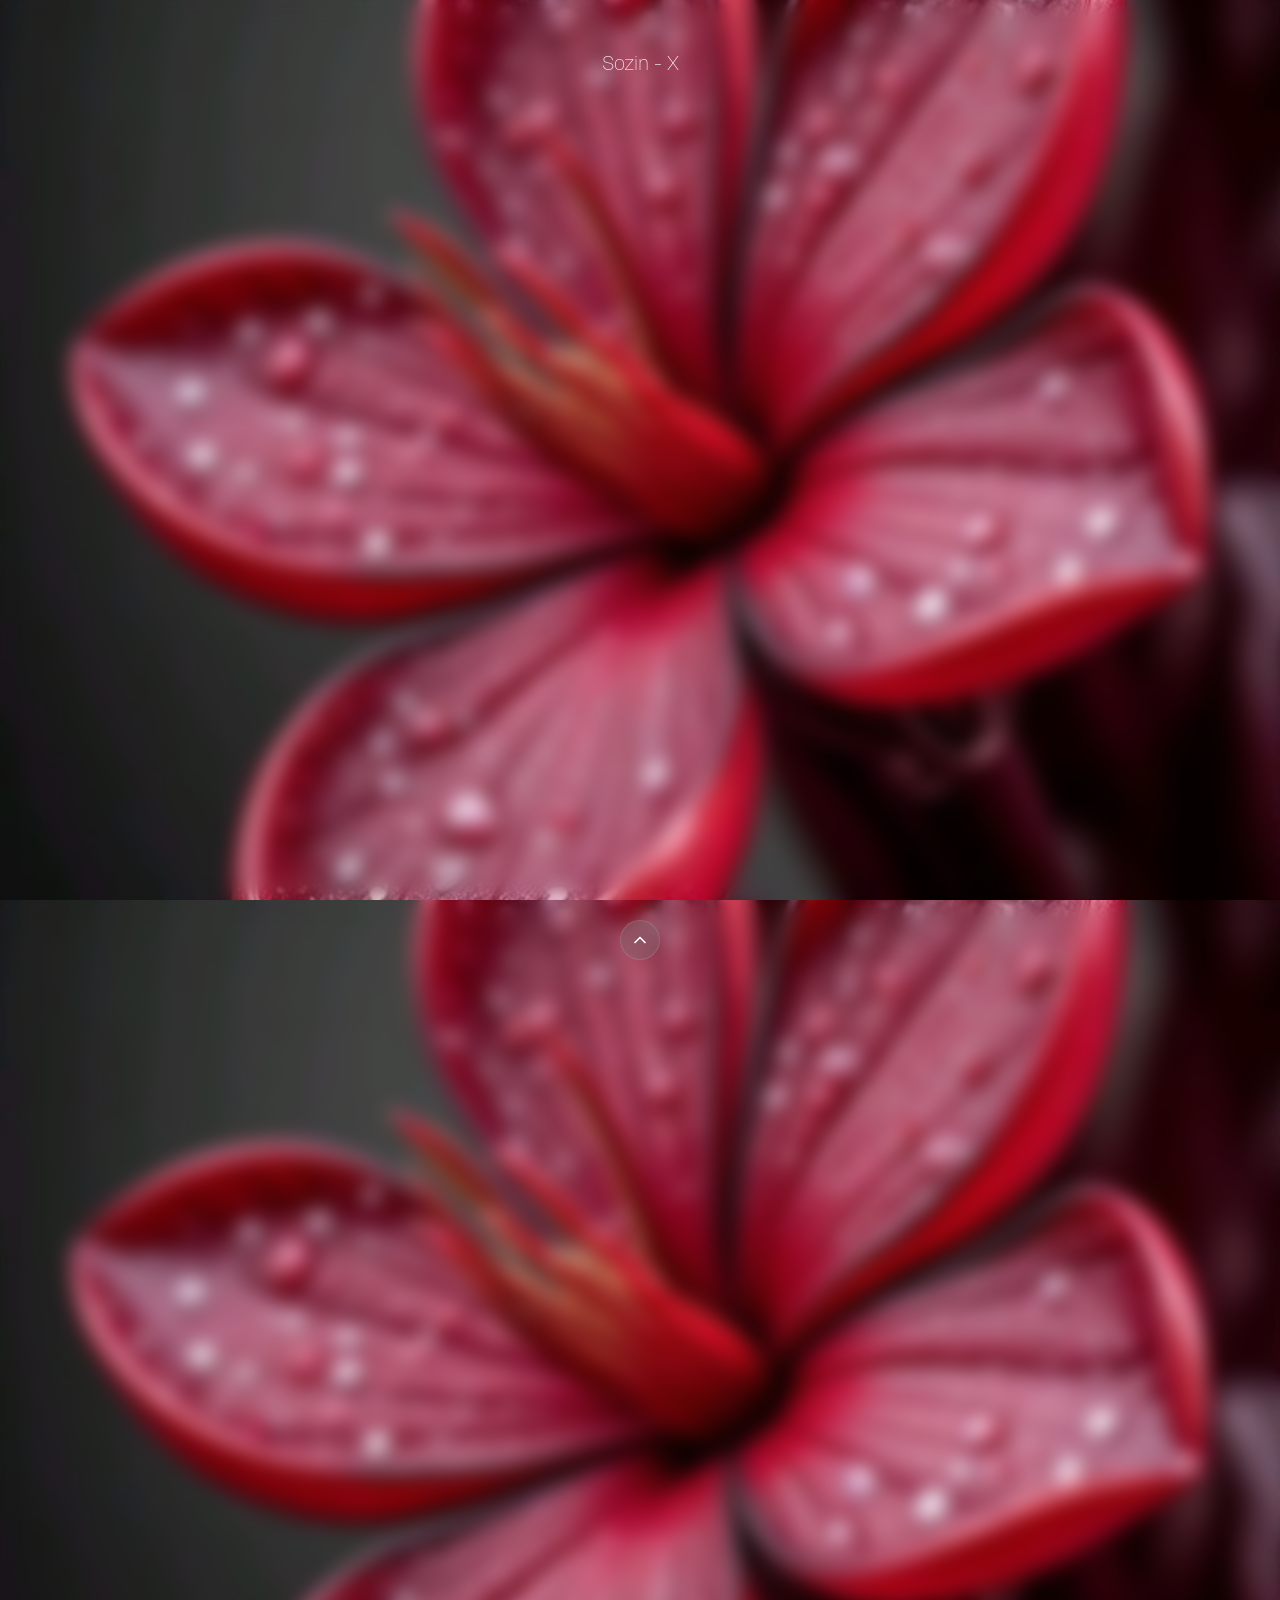
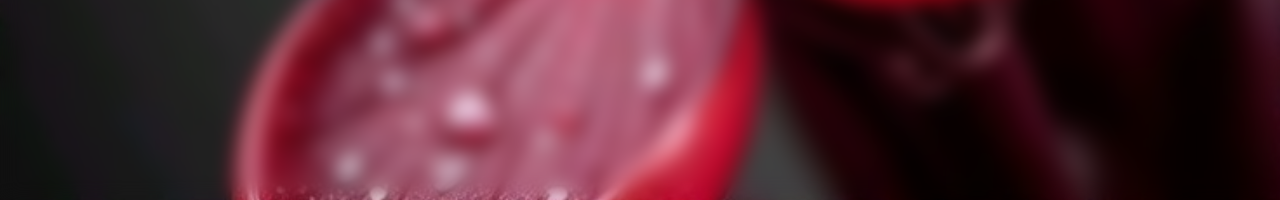
<file: index_backup_2026-11-24_app-logos.html>
<!--
For AI to follow...please read this for developmentpurposes !Important!: 

round everything to the nearst 10th px.

(html div rules)

<div class="Example_Div">
    <div class="Example_Div_Build" aria-label="Example_Div_Build">
        // HTML elements will go here
    </div>

    <style aria-label="Example_Div_Style">
        // Styles will go here
    </style>

    <script aria-label="Example_Div_Script">
        // Script content go here
    </script>
</div>
    
(css rules) 

 <style aria-label="AI_Agent_Manager">

    :root {
        --primary-color: #000;
        --secondary-color: #fff;
    }

    </style>

    button (Use pixel units for all measurements) {
       border: 1px solid var(--Main_Button);
       width: auto;
       height: 20px;
       color: var(--Main_Text_Color);
       font-size: 8px;
       border: var(--Main_Button);
       background-color: var(--Main_UI_Background);
       outline: none;
       cursor: var(--Main_Cursor);
    }

    div (use pixel units for all measurements) {
        width: auto;
        height: auto;
        border: var(--Main_Div);
    }

    input (use pixel units for all measurements) {
        width: auto;
        height: auto;
        border: var(--Main_Input);
    }

    for Aanimations (Opening and closing popup windows/elements)
    use cubic-bezier(0,1,0,1) to open and close popup windows/elements
 
-->

<!DOCTYPE html>
<html lang="en">
<head>
    <meta charset="UTF-8">
    <meta name="viewport" content="width=device-width, initial-scale=1.0">
    <title>Document</title>

    <style aria-label="Sozin-X_Stlye_Manager">

    :root {

        /*Viewport*/
        --Sozin_Main_Page_Background: #000;

        /*Glass Materials*/
        --Glass_Backdrop_Filter: blur(10px);

        /*UI Styles*/
        --Main_UI_Background: #79797944;
        --Main_Text_Color: #ffffff;
        --Font_Size-1: 8px;
        --Font_Size-2: 16px;
        --Font_Size-3: 32px;
        --Font_Family: 'SozinMainFont', sans-serif;
        --Div_Border-radius: 5px;
        --Box_Shadow: 0 4px 6px rgba(0, 0, 0, 0.1);
        

        /*No Border Elements*/
        --Main_Div_No_Border: none #ffffff1f;
        
        /*Main Border*/
        --Main_Button: 1px solid #ffffff1f;
        --Main_Input: 1px solid #ffffff1f;
        --Main_Div: 1px solid #ffffff1f;

        /*Secondary Border*/
        --Main_Button_Secondary: 1px solid #ff99001f;
        --Main_Input_Secondary: 1px solid #ff99001f;
        --Main_Div_Secondary: 1px solid #ff99001f;

        /*Cursors*/
        --Main_Cursor: pointer;
        --Cursor_2: grab;
        --Cursor_3: pointer;

    }

    *{
        margin: 0;
        padding: 0;
        box-sizing: border-box;
        font-family: 'SozinMainFont', sans-serif;
    }

    html, body {
        width: 100%;
        height: 100%;
        overflow: hidden;
        scrollbar-width: none;
        -ms-overflow-style: none;
    }

    ::-webkit-scrollbar {
        display: none;
    }

    @font-face {
        font-family: 'SozinMainFont';
        src: url('/Fonts/geist-font-v1.9.2/geist-font/Geist/ttf/Geist-Thin.ttf') format('truetype');
    }



    /* Tag Styles */
    button {
        color: var(--Main_Text_Color);
        font-size: 8px;
        border: var(--Main_Button);
        background-color: var(--Main_UI_Background);
        outline: none;
        cursor: var(--Main_Cursor);
    }

    input {
        color: var(--Main_Text_Color);
        font-size: 8px;
        border: var(--Main_Input);
        background-color: var(--Main_UI_Background);
        outline: none;
        cursor: var(--Main_Cursor);
    }

    p {
        color: var(--Main_Text_Color);
        font-size: 8px;
        outline: none;
        cursor: var(--Main_Cursor);
    }

    .Div_Window_Header {
        
        background-color: var(--Main_UI_Background);
        outline: none;
        cursor: var(--Main_Cursor);
        border-radius: var(--Div_Border-radius);
    }

    .Div_Window {
        border: var(--Main_Div);
        background-color: var(--Main_UI_Background);
        outline: none;
        cursor: var(--Main_Cursor);
        border-radius: var(--Div_Border-radius);
        box-shadow: var(--Box_Shadow);
    }
    </style>

    <div class="View_Tool">
        <div class="View_Tool_Build" aria-label="View_Tool_Build">
            <button id="View_Tool_Border_Button" aria-label="View_Tool_Border_Button">Border</button>
            <button id="View_Tool_Labels_Button" aria-label="View_Tool_Labels_Button">Labels</button>
        </div>
        <style aria-label="View_Tool_Style">
            .View_Tool {
                position: fixed;
                top: 0;
                left: 50%;
                transform: translateX(-50%);
                z-index: 99999;
                display: none;
            }
            .View_Tool_Build > button {
                width: 50px;
                height: 20px;
            }
            .View_Tool_Build > button.View_Tool_On {
                border-color: #ff0000;
                color: #ff0000;
            }
            .View_Tool_Label {
                position: absolute;
                top: 0;
                left: 0;
                z-index: 99998;
                font: 14px monospace;
                color: #ffffff;
                background: #000000;
                padding: 0 4px;
                pointer-events: auto;
            }
            .View_Tool_Label > button {
                width: auto;
                height: auto;
                margin-left: 4px;
                font-size: 10px;
            }
        </style>
        <script aria-label="View_Tool_Script">
            (function () {
                var borderBtn = document.getElementById('View_Tool_Border_Button');
                var labelsBtn = document.getElementById('View_Tool_Labels_Button');
                var borderStyle = null, labelChips = [];

                function labelOf(el) {
                    return el.id ? '#' + el.id
                         : (el.className && typeof el.className === 'string' && el.className.trim())
                             ? '.' + el.className.trim().split(/\s+/)[0]
                             : el.tagName.toLowerCase();
                }

                function copyLabel(name, btn) {
                    var done = function () {
                        btn.textContent = 'ok';
                        setTimeout(function () { btn.textContent = 'copy'; }, 600);
                    };
                    if (navigator.clipboard && navigator.clipboard.writeText) {
                        navigator.clipboard.writeText(name).then(done, done);
                    } else {
                        var ta = document.createElement('textarea');
                        ta.value = name;
                        document.body.appendChild(ta);
                        ta.select();
                        document.execCommand('copy');
                        ta.remove();
                        done();
                    }
                }

                // Border: 1px solid red on every element
                borderBtn.addEventListener('click', function () {
                    if (borderStyle) {
                        borderStyle.remove();
                        borderStyle = null;
                    } else {
                        borderStyle = document.createElement('style');
                        borderStyle.textContent = 'body * { border: 1px solid red !important; }';
                        document.head.appendChild(borderStyle);
                    }
                    borderBtn.classList.toggle('View_Tool_On', !!borderStyle);
                });

                // Labels: stamp every element's name but show no tag;
                // Ctrl+Left Click on an element reveals/hides its tag
                var labelsArmed = false;

                function removeChip(entry) {
                    entry.chip.remove();
                    if (entry.madeRelative && entry.anchor) {
                        entry.anchor.style.position = '';
                    }
                }

                var voidTags = { area: 1, base: 1, br: 1, col: 1, embed: 1, hr: 1, img: 1, input: 1, link: 1, meta: 1, param: 1, source: 1, track: 1, wbr: 1 };

                function showChip(el) {
                    var name = el.getAttribute('data-view-tool-label');
                    var madeRelative = false;
                    var anchor = voidTags[el.tagName.toLowerCase()] ? el.parentElement : el;
                    if (anchor && getComputedStyle(anchor).position === 'static') {
                        anchor.style.position = 'relative';
                        madeRelative = true;
                    }
                    var chip = document.createElement('span');
                    chip.className = 'View_Tool_Label';
                    var text = document.createElement('span');
                    text.textContent = name;
                    var btn = document.createElement('button');
                    btn.type = 'button';
                    btn.textContent = 'copy';
                    btn.addEventListener('click', function (event) {
                        event.stopPropagation();
                        copyLabel(name, btn);
                    });
                    chip.appendChild(text);
                    chip.appendChild(btn);
                    if (anchor === el) {
                        try { el.prepend(chip); } catch (e) {}
                    } else if (anchor) {
                        el.before(chip);
                    }
                    labelChips.push({ el: el, chip: chip, anchor: anchor, madeRelative: madeRelative });
                }

                function revealLabel(event) {
                    if (event.target.closest && event.target.closest('.View_Tool_Label')) {
                        return;
                    }
                    // a click outside the label hides it
                    labelChips.forEach(removeChip);
                    labelChips = [];
                    if (!event.ctrlKey || event.button !== 0) {
                        return;
                    }
                    var el = event.target.closest
                        ? event.target.closest('[data-view-tool-label]')
                        : null;
                    if (!el) {
                        return;
                    }
                    event.preventDefault();
                    event.stopPropagation();
                    showChip(el);
                }

                labelsBtn.addEventListener('click', function () {
                    if (labelsArmed) {
                        labelChips.forEach(removeChip);
                        labelChips = [];
                        document.querySelectorAll('[data-view-tool-label]').forEach(function (el) {
                            el.removeAttribute('data-view-tool-label');
                        });
                        document.body.removeEventListener('click', revealLabel, true);
                        labelsArmed = false;
                    } else {
                        document.body.querySelectorAll('*').forEach(function (el) {
                            if (el.closest('.View_Tool')) {
                                return;
                            }
                            el.setAttribute('data-view-tool-label', labelOf(el));
                        });
                        document.body.addEventListener('click', revealLabel, true);
                        labelsArmed = true;
                    }
                    labelsBtn.classList.toggle('View_Tool_On', labelsArmed);
                });
            })();
        </script>
    </div>

</head>
<body>
    <div class="Sozin_Main_Page">

        <div class="Sozin_Main_Page_Build" aria-label="Sozin_Main_Page_Build">

            <div class="Background_Slide_Show">

                <div class="Background_Slide_Show_Build" aria-label="Background_Slide_Show_Build">
                    <img src="/Images/Background_Slide_Show_Data/38139928099642512.jpg" alt="Background 1">
                </div>
                <!-- Background Slide Show Styles -->
                <style aria-label="Background_Slide_Show_Style">
                    .Background_Slide_Show {
                        position: absolute;
                        top: 0;
                        left: 0;
                        width: 100dvw;
                        height: 100dvh;
                        
                    }
                    .Background_Slide_Show_Build {
                        position: absolute;
                        top: 0;
                        left: 0;
                        width: 100dvw;
                        height: 100dvh;
                        object-fit: cover;
                    }

                    .Background_Slide_Show_Build > img {
                        position: absolute;
                        top: 0;
                        left: 0;
                        width: 100%;
                        height: 100%;
                        object-fit: cover;
                        transition: opacity 1s ease;
                    }
                </style>
                <script aria-label="Background_Slide_Show_Script">
                    (function () {
                        var base = '/Images/Background_Slide_Show_Data/';
                        var slideMs = 10000;    // time each slide stays up
                        var refreshMs = 15000; // re-checks the folder for new photos
                        var imgExts = /\.(jpe?g|png|gif|webp|avif|bmp)$/i;

                        // used only when the server won't list the folder
                        // (Netlify, or opening index.html straight off disk).
                        var slides = [
                            '003e91723f082ed354129d996ed4d3ad.jpg',
                            '38139928099642512.jpg',
                            '927811960743055285.jpg',
                            'download (1).jpg',
                            'download (2).jpg',
                            'download.jpg',
                            'Wonderful autumn landscape.jpg',
                            '🌹beautiful flowers pic🌹.jpg'
                        ];

                        // every .Background_Slide_Show_Build on the page (main page + second page) shows the same slide
                        var shows = [];
                        var i = -1;

                        // two stacked layers per show: each tick the hidden one fades in on top
                        function setupShow(build) {
                            var layer0 = build.querySelector('img');
                            var layer1 = layer0.cloneNode(false);
                            layer1.removeAttribute('alt');
                            layer1.style.opacity = '0';
                            build.appendChild(layer1);
                            layer0.style.zIndex = '1';
                            layer1.style.zIndex = '2';
                            return { layers: [layer0, layer1], active: 0 };
                        }

                        function pickNext() {
                            var next_i;
                            do { next_i = Math.floor(Math.random() * slides.length); }
                            while (slides.length > 1 && next_i === i);
                            i = next_i;
                            shows.forEach(function (show) {
                                var layers = show.layers;
                                var next = 1 - show.active;
                                layers[next].src = base + encodeURIComponent(slides[i]);
                                layers[next].style.zIndex = '2';
                                layers[show.active].style.zIndex = '1';
                                layers[next].style.opacity = '1';
                                layers[show.active].style.opacity = '0';
                                show.active = next;
                            });
                        }

                        // read the folder's index page and pull every image
                        // name out of it — new photos join the show on their own
                        function refreshSlides() {
                            fetch(base).then(function (r) {
                                if (!r.ok) throw new Error('no listing');
                                return r.text();
                            }).then(function (html) {
                                var doc = new DOMParser().parseFromString(html, 'text/html');
                                var found = [];
                                doc.querySelectorAll('a[href]').forEach(function (a) {
                                    var name = decodeURIComponent(a.getAttribute('href')).split('/').pop();
                                    if (imgExts.test(name)) found.push(name);
                                });
                                if (found.length) {
                                    // preload anything new so fades never stall
                                    found.forEach(function (f2) {
                                        if (slides.indexOf(f2) === -1) {
                                            var im = new Image();
                                            im.src = base + encodeURIComponent(f2);
                                        }
                                    });
                                    slides = found;
                                }
                            }).catch(function () {});
                        }

                        // wait for the whole page so the second page's slide show is found too
                        document.addEventListener('DOMContentLoaded', function () {
                            shows = Array.prototype.map.call(document.querySelectorAll('.Background_Slide_Show_Build'), setupShow);
                            if (!shows.length) return;
                            refreshSlides();
                            pickNext();
                            setInterval(pickNext, slideMs);
                            setInterval(refreshSlides, refreshMs);
                        });
                    })();
                </script>
            </div>

            <div class="Glass_Background">
                <style aria-label="Glass_Background_Style">
                    .Glass_Background {
                        position: absolute;
                        top: 0;
                        left: 0;
                        width: 100dvw;
                        height: 100dvh;
                        backdrop-filter: var(--Glass_Backdrop_Filter);
                        z-index: 2;
                    }
                </style>
                <script aria-label="Glass_Background_Script">

                </script>
            </div>

            <div class="Logo">
                <div class="Logo_Build" aria-label="Logo_Build">
                    <p>Sozin - X</p>
                </div>

                <style aria-label="Logo_Style">

                    .Logo {
                        position: absolute;
                        top: 50px;
                        width: 100%;
                        background: none;
                        border: none;
                        z-index: 3;    
                    }

                    .Logo > .Logo_Build {
                        background: none;
                        border: none;
                        display: flex;
                        align-items: center;
                        justify-content: center;
                    }

                    .Logo > .Logo_Build > p {
                        color: var(--Main_Text_Color);
                        font-size: 20px;
                    }


                </style>
                <script aria-label="Logo_Script">
                    (function () {
                        var wait = function (ms) { return new Promise(function (r) { setTimeout(r, ms); }); };

                        // 1s delay -> type the title (letters fade in) -> 1.0s delay -> overlapping 0.5s tile fades, 0.1s apart
                        window.Sozin_Section_Intro = function (titleSelector, tileSelector, typeMs) {
                            var title = document.querySelector(titleSelector);
                            var tiles = tileSelector ? document.querySelectorAll(tileSelector) : [];
                            var text = title.textContent;
                            title.textContent = '';
                            title.style.visibility = '';
                            var letters = Array.prototype.map.call(text, function (ch) {
                                var s = document.createElement('span');
                                s.textContent = ch;
                                s.style.opacity = '0';
                                s.style.transition = 'opacity 0.3s ease-in-out';
                                title.appendChild(s);
                                return s;
                            });
                            return wait(1000).then(function () {
                                var step = (typeMs || 100) / letters.length;
                                return letters.reduce(function (p, s) {
                                    return p.then(function () { s.style.opacity = '1'; return wait(step); });
                                }, Promise.resolve());
                            }).then(function () {
                                if (!tiles.length) { return wait(300); }
                                return wait(1000).then(function () {
                                    var stagger = 100;
                                    tiles.forEach(function (tile, i) {
                                        setTimeout(function () { tile.classList.add('Section_Intro_Shown'); }, i * stagger);
                                    });
                                    return wait(500 + (tiles.length - 1) * stagger);
                                });
                            });
                        };

                        // page title types in first (0.5s), then the Apps and Games sections follow
                        window.Sozin_Section_Intro('.Logo_Build > p', null, 500).then(function () {
                            document.dispatchEvent(new Event('Logo_Intro_Done'));
                        });
                    })();
                    
                </script>
            </div>

            <div class="Apps_Section">
                <div class="Apps_Section_Build" aria-label="Apps_Section_Build">
                    <p class="Apps_Section_Title">Apps</p>
                    <div class="Apps_Section_Grid">
                        <button class="Apps_Section_App" aria-label="App 1"></button>
                        <button class="Apps_Section_App" aria-label="App 2"></button>
                        <button class="Apps_Section_App" aria-label="App 3"></button>
                        <button class="Apps_Section_App" aria-label="App 4"></button>
                        <button class="Apps_Section_App" aria-label="App 5"></button>
                    </div>
                </div>

                <style aria-label="Apps_Section_Style">
                    .Apps_Section {
                        position: absolute;
                        top: 100px;
                        left: 50%;
                        transform: translateX(-50%);
                        background: none;
                        border: none;
                        z-index: 3;
                    }
                    .Apps_Section > .Apps_Section_Build {
                        display: flex;
                        flex-direction: column;
                        gap: 10px;
                        background: none;
                        border: none;
                    }
                    .Apps_Section_Title {
                        color: var(--Main_Text_Color);
                        font-size: 12px;
                        font-family: var(--Font_Family);
                        font-weight: normal;
                        cursor: default;
                    }
                    .Apps_Section_Grid {
                        display: flex;
                        gap: 10px;
                        background: none;
                        border: none;
                    }
                    .Apps_Section_App {
                        width: 50px;
                        height: 50px;
                        border: var(--Main_Button);
                        border-radius: 10px;
                        background: var(--Main_UI_Background);
                        backdrop-filter: var(--Glass_Backdrop_Filter);
                        cursor: var(--Main_Cursor);
                        opacity: 0;
                        will-change: opacity;
                        transition: transform 0.2s, opacity 0.5s ease-in-out;
                    }
                    .Apps_Section_App.Section_Intro_Shown {
                        opacity: 1;
                    }
                    .Apps_Section_App:active {
                        transform: scale(0.9);
                    }
                </style>
                <script aria-label="Apps_Section_Script">
                    (function () {
                        var title = document.querySelector('.Apps_Section_Title');
                        title.style.visibility = 'hidden';
                        document.addEventListener('Logo_Intro_Done', function () {
                            window.Sozin_Section_Intro('.Apps_Section_Title', '.Apps_Section_App').then(function () {
                                document.dispatchEvent(new Event('Apps_Section_Intro_Done'));
                            });
                        });
                    })();
                </script>
            </div>

            <div class="Games_Section">
                <div class="Games_Section_Build" aria-label="Games_Section_Build">
                    <p class="Games_Section_Title">Games</p>
                    <div class="Games_Section_Grid">
                        <button class="Games_Section_Game" aria-label="Game 1"></button>
                        <button class="Games_Section_Game" aria-label="Game 2"></button>
                        <button class="Games_Section_Game" aria-label="Game 3"></button>
                    </div>
                </div>

                <style aria-label="Games_Section_Style">
                    .Games_Section {
                        position: absolute;
                        bottom: 100px;
                        left: 50%;
                        transform: translateX(-50%);
                        background: none;
                        border: none;
                        z-index: 3;
                    }
                    .Games_Section > .Games_Section_Build {
                        display: flex;
                        flex-direction: column;
                        gap: 10px;
                        background: none;
                        border: none;
                    }
                    .Games_Section_Title {
                        color: var(--Main_Text_Color);
                        font-size: 12px;
                        font-family: var(--Font_Family);
                        font-weight: normal;
                        cursor: default;
                    }
                    .Games_Section_Grid {
                        display: flex;
                        gap: 10px;
                        background: none;
                        border: none;
                    }
                    .Games_Section_Game {
                        width: 90px;
                        height: 80px;
                        border: var(--Main_Button);
                        border-radius: 10px;
                        background: var(--Main_UI_Background);
                        backdrop-filter: var(--Glass_Backdrop_Filter);
                        cursor: var(--Main_Cursor);
                        opacity: 0;
                        will-change: opacity;
                        transition: transform 0.2s, opacity 0.5s ease-in-out;
                    }
                    .Games_Section_Game.Section_Intro_Shown {
                        opacity: 1;
                    }
                    .Games_Section_Game:active {
                        transform: scale(0.9);
                    }
                </style>
                <script aria-label="Games_Section_Script">
                    (function () {
                        var title = document.querySelector('.Games_Section_Title');
                        title.style.visibility = 'hidden';
                        document.addEventListener('Apps_Section_Intro_Done', function () {
                            title.style.visibility = '';
                            window.Sozin_Section_Intro('.Games_Section_Title', '.Games_Section_Game').then(function () {
                                document.dispatchEvent(new Event('Games_Section_Intro_Done'));
                            });
                        });
                    })();
                </script>
            </div>

            <div class="Page_Down">
                <div class="Page_Down_Build" aria-label="Page_Down_Build">
                    <button class="Page_Down_Button" aria-label="Next Page">
                        <svg viewBox="0 0 24 24" width="20" height="20" fill="none" stroke="currentColor" stroke-width="2" stroke-linecap="round" stroke-linejoin="round"><polyline points="6 9 12 15 18 9"/></svg>
                    </button>
                </div>

                <style aria-label="Page_Down_Style">
                    .Page_Down {
                        position: absolute;
                        bottom: 20px;
                        left: 50%;
                        transform: translateX(-50%);
                        background: none;
                        border: none;
                        z-index: 3;
                    }
                    .Page_Down > .Page_Down_Build {
                        background: none;
                        border: none;
                    }
                    .Page_Down_Button {
                        display: flex;
                        align-items: center;
                        justify-content: center;
                        width: 40px;
                        height: 40px;
                        padding: 0;
                        border: var(--Main_Button);
                        border-radius: 50%;
                        background: var(--Main_UI_Background);
                        backdrop-filter: var(--Glass_Backdrop_Filter);
                        color: var(--Main_Text_Color);
                        cursor: var(--Main_Cursor);
                        opacity: 0;
                        will-change: opacity;
                        transition: opacity 0.5s ease-in-out;
                    }
                    .Page_Down_Button.Section_Intro_Shown {
                        opacity: 1;
                    }
                </style>
                <script aria-label="Page_Down_Script">
                    document.querySelector('.Page_Down_Button').addEventListener('click', function () {
                        document.body.classList.add('Second_Page_Open');
                    });
                    document.addEventListener('Games_Section_Intro_Done', function () {
                        document.querySelector('.Page_Down_Button').classList.add('Section_Intro_Shown');
                    });
                </script>
            </div>

        </div>
        
        <style aria-label="Sozin_Main_Page_Style">
            .Sozin_Main_Page {
                position: absolute;
                top: 0;
                left: 0;
                width: 100dvw;
                height: 100dvh;
                border: none;
                overflow: hidden;
                transition: transform 0.6s cubic-bezier(0, 1, 0, 1);
            }
            .Second_Page_Open .Sozin_Main_Page {
                transform: translateY(-100dvh);
            }
        </style>
        <script aria-label="Sozin_Main_Page_Script">
            
        </script>
    </div>

    <div class="Second_Page">
        <div class="Background_Slide_Show">
            <div class="Background_Slide_Show_Build" aria-label="Background_Slide_Show_Build">
                <img src="/Images/Background_Slide_Show_Data/38139928099642512.jpg" alt="Background 1">
            </div>
        </div>
        <div class="Glass_Background"></div>
        <div class="Second_Page_Build" aria-label="Second_Page_Build">
            <button class="Second_Page_Up_Button" aria-label="Back to Sozin - X">
                <svg viewBox="0 0 24 24" width="20" height="20" fill="none" stroke="currentColor" stroke-width="2" stroke-linecap="round" stroke-linejoin="round"><polyline points="6 15 12 9 18 15"/></svg>
            </button>
            <div class="Shares_Section" aria-label="Shares_Section">
                <p class="Shares_Title">Shares</p>
                <p class="Shares_Sub_Title">Own a portion of the corporation.</p>
                <button class="Road_Map_Button" aria-label="Road Map">Road Map</button>
            </div>
            <div class="Shares_Deed" aria-label="Shares_Deed">
                <div class="Shares_Deed_Header">
                    <p class="Shares_Deed_Name">Sozin - X Shares</p>
                </div>
                <p class="Shares_Deed_Price">$20.00 a share</p>
                <button class="Shares_Deed_Buy_Button" aria-label="Buy shares">Buy shares</button>
            </div>
            <div class="Shares_Sliders" aria-label="Shares_Sliders">
                <div class="Shares_Slider_Quarters">
                    <p>1st Q</p>
                    <p>2nd Q</p>
                    <p>3rd Q</p>
                    <p>4th Q</p>
                </div>
                <div class="Shares_Slider_Row">
                    <input class="Shares_Value_Slider" type="range" min="0" max="1000000" step="10000" value="1000000" aria-label="Shares value">
                    <p class="Shares_Slider_Label Shares_Value_Label">$1.0M</p>
                </div>
                <div class="Shares_Slider_Row">
                    <div class="Shares_Donation_Slider" role="progressbar" aria-label="Donations" aria-valuemin="0" aria-valuemax="10000" aria-valuenow="0">
                        <div class="Shares_Donation_Fill"></div>
                        <div class="Shares_Donation_Thumb"></div>
                    </div>
                    <p class="Shares_Slider_Label Shares_Donation_Label">$0/$10,000</p>
                </div>
            </div>
        </div>
        <style aria-label="Second_Page_Style">
            .Shares_Section {
                position: absolute;
                top: 70px;
                left: 10px;
                background: none;
                border: none;
            }
            .Shares_Title {
                margin: 0;
                color: var(--Main_Text_Color);
                font-size: 20px;
            }
            .Shares_Sub_Title {
                margin: 4px 0 0 0;
                color: var(--Main_Text_Color);
                font-size: 12px;
                opacity: 0;
                will-change: opacity;
                transition: opacity 0.5s ease-in-out;
            }
            .Shares_Sub_Title.Section_Intro_Shown {
                opacity: 1;
            }
            .Road_Map_Button {
                margin-top: 10px;
                padding: 4px 12px;
                border: var(--Main_Button);
                border-radius: 20px;
                background: var(--Main_UI_Background);
                backdrop-filter: var(--Glass_Backdrop_Filter);
                color: var(--Main_Text_Color);
                font-size: 12px;
                cursor: var(--Main_Cursor);
                opacity: 0;
                pointer-events: none;
                will-change: opacity;
                transition: opacity 0.5s ease-in-out;
            }
            .Road_Map_Button.Section_Intro_Shown {
                opacity: 1;
                pointer-events: auto;
            }
            .Shares_Deed {
                position: absolute;
                top: calc(50% + 30px);
                left: 50%;
                transform: translate(-50%, -50%);
                display: flex;
                flex-direction: column;
                gap: 4px;
                width: 160px;
                height: 200px;
                padding: 10px;
                border: var(--Main_Div);
                border-radius: var(--Div_Border-radius);
                background: var(--Main_UI_Background);
                backdrop-filter: var(--Glass_Backdrop_Filter);
                box-shadow: var(--Box_Shadow);
                cursor: default;
                opacity: 0;
                pointer-events: none;
                will-change: opacity;
                transition: opacity 0.5s ease-in-out;
            }
            .Shares_Deed.Section_Intro_Shown {
                opacity: 1;
                pointer-events: auto;
            }
            .Shares_Deed p {
                margin: 0;
                color: var(--Main_Text_Color);
                font-size: 10px;
                cursor: default;
            }
            .Shares_Deed_Header {
                display: flex;
                flex-direction: column;
                align-items: center;
                justify-content: center;
                gap: 4px;
                height: 30px;
                border: var(--Main_Div);
                border-radius: var(--Div_Border-radius);
                background: var(--Main_UI_Background);
            }
            .Shares_Deed .Shares_Deed_Name {
                font-size: 12px;
            }
            .Shares_Deed .Shares_Deed_Price {
                display: flex;
                align-items: center;
                justify-content: center;
                height: 50px;
                font-size: 12px;
            }
            .Shares_Deed_Buy_Button {
                margin-top: auto;
                width: 100%;
                height: 30px;
                border: var(--Main_Button);
                border-radius: var(--Div_Border-radius);
                background: var(--Main_UI_Background);
                color: var(--Main_Text_Color);
                font-size: 12px;
                cursor: var(--Main_Cursor);
                transition: transform 0.2s;
            }
            .Shares_Deed_Buy_Button:active {
                transform: scale(0.95);
            }
            .Shares_Sliders {
                position: absolute;
                left: 10px;
                right: 10px;
                bottom: 20px;
                display: flex;
                flex-direction: column;
                gap: 6px;
                border: none;
                background: none;
                opacity: 0;
                pointer-events: none;
                will-change: opacity;
                transition: opacity 0.5s ease-in-out;
            }
            .Shares_Sliders.Section_Intro_Shown {
                opacity: 1;
                pointer-events: auto;
            }
            .Shares_Sliders p {
                margin: 0;
                color: var(--Main_Text_Color);
                font-size: 10px;
                white-space: nowrap;
                cursor: default;
            }
            .Shares_Slider_Quarters {
                display: flex;
                justify-content: space-around;
                width: calc(100% - 90px);
                border: none;
                background: none;
            }
            .Shares_Slider_Row {
                display: flex;
                align-items: center;
                gap: 10px;
                height: 20px;
                border: none;
                background: none;
            }
            .Shares_Sliders .Shares_Slider_Label {
                flex-shrink: 0;
                width: 80px;
            }
            .Shares_Value_Slider {
                flex: 1;
                min-width: 0;
                height: 6px;
                margin: 0;
                -webkit-appearance: none;
                appearance: none;
                border: var(--Main_Div);
                border-radius: 10px;
                background: linear-gradient(to right, #ffffff99 calc(6px + (100% - 12px) * var(--Slider_Ratio, 1)), var(--Main_UI_Background) calc(6px + (100% - 12px) * var(--Slider_Ratio, 1)));
                outline: none;
                cursor: var(--Main_Cursor);
            }
            .Shares_Value_Slider::-webkit-slider-thumb {
                -webkit-appearance: none;
                appearance: none;
                width: 12px;
                height: 12px;
                border: var(--Main_Button);
                border-radius: 50%;
                background: var(--Main_Text_Color);
                box-shadow: var(--Box_Shadow);
                cursor: var(--Main_Cursor);
            }
            .Shares_Value_Slider::-moz-range-thumb {
                width: 12px;
                height: 12px;
                border: var(--Main_Button);
                border-radius: 50%;
                background: var(--Main_Text_Color);
                box-shadow: var(--Box_Shadow);
                cursor: var(--Main_Cursor);
            }
            .Shares_Donation_Slider {
                position: relative;
                flex: 1;
                min-width: 0;
                height: 6px;
                border: var(--Main_Div);
                border-radius: 10px;
                background: var(--Main_UI_Background);
            }
            .Shares_Donation_Fill {
                position: absolute;
                top: 0;
                left: 0;
                width: calc(6px + (100% - 12px) * var(--Slider_Ratio, 0));
                height: 100%;
                border: none;
                border-radius: 10px;
                background: #ffffff99;
            }
            .Shares_Donation_Thumb {
                position: absolute;
                top: 50%;
                left: calc((100% - 12px) * var(--Slider_Ratio, 0));
                transform: translateY(-50%);
                box-sizing: border-box;
                width: 12px;
                height: 12px;
                border: var(--Main_Button);
                border-radius: 50%;
                background: var(--Main_Text_Color);
                box-shadow: var(--Box_Shadow);
            }
            .Second_Page {
                position: absolute;
                top: 100dvh;
                left: 0;
                width: 100dvw;
                height: 100dvh;
                border: none;
                overflow: hidden;
                background: linear-gradient(180deg, #000000, #2a2a2a);
                transition: transform 0.6s cubic-bezier(0, 1, 0, 1);
            }
            .Second_Page_Open .Second_Page {
                transform: translateY(-100dvh);
            }
            .Second_Page > .Second_Page_Build {
                position: relative;
                z-index: 3;
                width: 100%;
                height: 100%;
                background: none;
                border: none;
            }
            .Second_Page_Up_Button {
                position: absolute;
                top: 20px;
                left: 50%;
                transform: translateX(-50%);
                display: flex;
                align-items: center;
                justify-content: center;
                width: 40px;
                height: 40px;
                padding: 0;
                border: var(--Main_Button);
                border-radius: 50%;
                background: var(--Main_UI_Background);
                backdrop-filter: var(--Glass_Backdrop_Filter);
                color: var(--Main_Text_Color);
                cursor: var(--Main_Cursor);
            }
        </style>

        <script aria-label="Second_Page_Script">
            document.querySelector('.Second_Page_Up_Button').addEventListener('click', function () {
                document.body.classList.remove('Second_Page_Open');
            });

            // first time the second page opens: type in "Shares" (letters fade in), then fade in the sub title
            document.querySelector('.Shares_Title').style.visibility = 'hidden';
            document.querySelector('.Page_Down_Button').addEventListener('click', function () {
                window.Sozin_Section_Intro('.Shares_Title', null, 500).then(function () {
                    document.querySelector('.Shares_Sub_Title').classList.add('Section_Intro_Shown');
                    setTimeout(function () {
                        document.querySelector('.Road_Map_Button').classList.add('Section_Intro_Shown');
                        setTimeout(function () {
                            document.querySelector('.Shares_Deed').classList.add('Section_Intro_Shown');
                            setTimeout(function () {
                                document.querySelector('.Shares_Sliders').classList.add('Section_Intro_Shown');
                            }, 500);
                        }, 500);
                    }, 500);
                });
            }, { once: true });

            (function () {
                var valueSlider = document.querySelector('.Shares_Value_Slider');
                var valueLabel = document.querySelector('.Shares_Value_Label');
                var formatMoney = function (n) {
                    if (n >= 1000000) { return '$' + (n / 1000000).toFixed(1) + 'M'; }
                    if (n >= 1000) { return '$' + Math.round(n / 1000) + 'K'; }
                    return '$' + n;
                };
                var updateValue = function () {
                    var n = Number(valueSlider.value);
                    valueSlider.style.setProperty('--Slider_Ratio', n / Number(valueSlider.max));
                    valueLabel.textContent = formatMoney(n);
                };
                valueSlider.addEventListener('input', updateValue);
                updateValue();

                var donationGoal = 10000;
                var donationSlider = document.querySelector('.Shares_Donation_Slider');
                var donationLabel = document.querySelector('.Shares_Donation_Label');
                // call Sozin_Set_Donations(amount) with the total donated to move the donation slider
                window.Sozin_Set_Donations = function (amount) {
                    var n = Math.max(0, Math.min(Number(amount) || 0, donationGoal));
                    donationSlider.style.setProperty('--Slider_Ratio', n / donationGoal);
                    donationSlider.setAttribute('aria-valuenow', n);
                    donationLabel.textContent = '$' + n.toLocaleString('en-US') + '/$' + donationGoal.toLocaleString('en-US');
                };
                window.Sozin_Set_Donations(0);
            })();
        </script>
    </div>

    <div class="Road_Map_Window" aria-label="Road_Map_Window">
        <div class="Road_Map_Window_Build" aria-label="Road_Map_Window_Build">
            <p class="Road_Map_Window_Title">Road Map</p>
            <button class="Road_Map_Window_Close_Button" aria-label="Close Road Map">
                <svg viewBox="0 0 24 24" width="12" height="12" fill="none" stroke="currentColor" stroke-width="2" stroke-linecap="round" stroke-linejoin="round"><line x1="6" y1="6" x2="18" y2="18"/><line x1="18" y1="6" x2="6" y2="18"/></svg>
            </button>
        </div>
        <style aria-label="Road_Map_Window_Style">
            .Road_Map_Window {
                position: fixed;
                top: 0;
                left: 0;
                width: 100dvw;
                height: 100dvh;
                z-index: 9999;
                border: none;
                background: var(--Main_UI_Background);
                backdrop-filter: var(--Glass_Backdrop_Filter);
                -webkit-backdrop-filter: var(--Glass_Backdrop_Filter);
                box-shadow: var(--Box_Shadow);
                opacity: 0;
                visibility: hidden;
                pointer-events: none;
                transition: opacity 1s cubic-bezier(0, 1, 0, 1), visibility 1s;
            }
            .Road_Map_Window.Road_Map_Window_Open {
                transition: opacity 1s cubic-bezier(0, 1, 0, 1) 0.2s, visibility 0s 0.2s;
                opacity: 1;
                visibility: visible;
                pointer-events: auto;
            }
            .Road_Map_Window > .Road_Map_Window_Build {
                width: 100%;
                height: 100%;
                background: none;
                border: none;
            }
            .Road_Map_Window_Title {
                position: absolute;
                top: 10px;
                left: 10px;
                margin: 0;
                color: var(--Main_Text_Color);
                font-size: 20px;
            }
            .Road_Map_Window_Close_Button {
                position: absolute;
                top: 10px;
                right: 10px;
                display: flex;
                align-items: center;
                justify-content: center;
                width: 24px;
                height: 24px;
                padding: 0;
                border: var(--Main_Button);
                border-radius: 50%;
                background: var(--Main_UI_Background);
                backdrop-filter: var(--Glass_Backdrop_Filter);
                color: var(--Main_Text_Color);
                cursor: var(--Main_Cursor);
            }
        </style>
        <script aria-label="Road_Map_Window_Script">
            (function () {
                var win = document.querySelector('.Road_Map_Window');
                var close = function () { win.classList.remove('Road_Map_Window_Open'); };
                document.querySelector('.Road_Map_Button').addEventListener('click', function () {
                    win.classList.add('Road_Map_Window_Open');
                });
                document.querySelector('.Road_Map_Window_Close_Button').addEventListener('click', close);
                document.addEventListener('keydown', function (e) {
                    if (e.key === 'Escape') { close(); }
                });
            })();
        </script>
    </div>

    <div class="Div_Window Buy_Shares_Window" aria-label="Buy_Shares_Window">
        <div class="Buy_Shares_Window_Build" aria-label="Buy_Shares_Window_Build">

        </div>
        <style aria-label="Buy_Shares_Window_Style">
            .Buy_Shares_Window {
                position: fixed;
                top: 50%;
                left: 50%;
                width: calc(100% - 60px);
                height: 280px;
                backdrop-filter: var(--Glass_Backdrop_Filter);
                transform: translate(-50%, -50%);
                opacity: 0;
                pointer-events: none;
                transition: opacity 1s cubic-bezier(0, 1, 0, 1);
                z-index: 20;
                display: none;
            }
            .Buy_Shares_Window.Buy_Shares_Window_Open {
                transition-delay: 0.2s;
                display: block;
                transform: translate(-50%, -50%);
                opacity: 1;
                pointer-events: auto;
            }
            @starting-style {
                .Buy_Shares_Window.Buy_Shares_Window_Open {
                    transform: translate(-50%, -50%);
                    opacity: 0;
                }
            }
            .Buy_Shares_Window > .Buy_Shares_Window_Build {
                width: 100%;
                height: 100%;
                background: none;
                border: none;
            }
        </style>
        <script aria-label="Buy_Shares_Window_Script">
            (function () {
                var win = document.querySelector('.Buy_Shares_Window');
                var close = function () { win.classList.remove('Buy_Shares_Window_Open'); };
                document.querySelector('.Shares_Deed_Buy_Button').addEventListener('click', function (event) {
                    event.stopPropagation();
                    win.classList.add('Buy_Shares_Window_Open');
                });
                document.addEventListener('click', function (event) {
                    if (!win.classList.contains('Buy_Shares_Window_Open')) { return; }
                    if (win.contains(event.target)) { return; }
                    close();
                });
                document.addEventListener('keydown', function (e) {
                    if (e.key === 'Escape') { close(); }
                });
            })();
        </script>
    </div>
    <!-- Web Info sits outside both pages so it opens over whichever page is showing -->
    <div class="Div_Window Left_Section">
        <div class="Left_Section_Build" aria-label="Left_Section_Build">
            <div class="Div_Window_Header Left_Section_Title">Web Info</div>
        </div>

        <style aria-label="Left_Section_Style">
            .Left_Section {
                position: fixed;
                top: 10px;
                left: 10px;
                width: 200px;
                height: calc(100dvh - 20px);
                backdrop-filter: var(--Glass_Backdrop_Filter);
                -webkit-backdrop-filter: var(--Glass_Backdrop_Filter);
                transform-origin: top left;
                opacity: 0;
                pointer-events: none;
                transition: opacity 1s cubic-bezier(0, 1, 0, 1);
                z-index: 9;
                display: none;
            }
            .Left_Section.Left_Section_Open {
                transition-delay: 0.2s;
                display: block;
                opacity: 1;
                pointer-events: auto;
            }
            @starting-style {
                .Left_Section.Left_Section_Open {
                    opacity: 0;
                }
            }
            .Left_Section > .Left_Section_Build {
                width: 100%;
                height: 100%;
                background: none;
                border: none;
            }
            .Left_Section_Title {
                position: absolute;
                top: 4px;
                left: 10px;
                z-index: 5;
                padding: 0px 10px;
                font-family: monospace;
                font-size: 10px;
                letter-spacing: 0px;
                color: var(--Main_Text_Color);
                white-space: nowrap;
                background-color: rgba(143, 143, 143, 0.377);
                backdrop-filter: blur(10px);
            }
        </style>
        <script aria-label="Left_Section_Script">
            document.addEventListener('DOMContentLoaded', function () {
                var title = document.querySelector('.Left_Section_Title');
                var panel = document.querySelector('.Left_Section');
                var webInfoButton = document.querySelector('.Settings_Popup_Web_Info_Button');
                if (title) {
                    title.addEventListener('click', function (event) {
                        event.stopPropagation();
                        panel.classList.toggle('Left_Section_Open');
                    });
                }
                document.addEventListener('pointerdown', function (event) {
                    if (!panel.classList.contains('Left_Section_Open')) { return; }
                    if (panel.contains(event.target)) { return; }
                    if (title && title.contains(event.target)) { return; }
                    if (webInfoButton && webInfoButton.contains(event.target)) { return; }
                    panel.classList.remove('Left_Section_Open');
                }, true);
            });
        </script>
    </div>

    <div class="Top_Right_Section">
        <div class="Top_Right_Section_Build" aria-label="Top_Right_Section_Build">
            <button class="Top_Right_Widgets_Button" aria-label="Widgets">
                <svg viewBox="0 0 24 24" width="10" height="10" fill="none" stroke="currentColor" stroke-width="2" stroke-linecap="round" stroke-linejoin="round"><rect x="3" y="3" width="7" height="7" rx="1"/><rect x="14" y="3" width="7" height="7" rx="1"/><rect x="3" y="14" width="7" height="7" rx="1"/><rect x="14" y="14" width="7" height="7" rx="1"/></svg>
            </button>
            <button class="Top_Right_Notification_Button" aria-label="Notifications">
                <svg viewBox="0 0 24 24" width="10" height="10" fill="none" stroke="currentColor" stroke-width="2" stroke-linecap="round" stroke-linejoin="round"><path d="M18 8a6 6 0 0 0-12 0c0 7-3 9-3 9h18s-3-2-3-9"/><path d="M13.7 21a2 2 0 0 1-3.4 0"/></svg>
            </button>
            <button class="Top_Right_Message_Button" aria-label="Messages">
                <svg viewBox="0 0 24 24" width="10" height="10" fill="none" stroke="currentColor" stroke-width="2" stroke-linecap="round" stroke-linejoin="round"><path d="M21 15a2 2 0 0 1-2 2H7l-4 4V5a2 2 0 0 1 2-2h14a2 2 0 0 1 2 2z"/></svg>
            </button>
            <button class="Top_Right_Settings_Button" aria-label="Settings">
                <svg viewBox="0 0 24 24" width="10" height="10" fill="none" stroke="currentColor" stroke-width="2" stroke-linecap="round" stroke-linejoin="round"><circle cx="12" cy="12" r="3"/><path d="M19.4 15a1.65 1.65 0 0 0 .33 1.82l.06.06a2 2 0 1 1-2.83 2.83l-.06-.06a1.65 1.65 0 0 0-1.82-.33 1.65 1.65 0 0 0-1 1.51V21a2 2 0 1 1-4 0v-.09a1.65 1.65 0 0 0-1-1.51 1.65 1.65 0 0 0-1.82.33l-.06.06a2 2 0 1 1-2.83-2.83l.06-.06A1.65 1.65 0 0 0 4.6 15a1.65 1.65 0 0 0-1.51-1H3a2 2 0 1 1 0-4h.09A1.65 1.65 0 0 0 4.6 9a1.65 1.65 0 0 0-.33-1.82l-.06-.06a2 2 0 1 1 2.83-2.83l.06.06A1.65 1.65 0 0 0 9 4.6a1.65 1.65 0 0 0 1-1.51V3a2 2 0 1 1 4 0v.09a1.65 1.65 0 0 0 1 1.51 1.65 1.65 0 0 0 1.82-.33l.06-.06a2 2 0 1 1 2.83 2.83l-.06.06A1.65 1.65 0 0 0 19.4 9a1.65 1.65 0 0 0 1.51 1H21a2 2 0 1 1 0 4h-.09a1.65 1.65 0 0 0-1.51 1z"/></svg>
            </button>
            <button class="Top_Right_Profile_Button" aria-label="Profile">
                <svg viewBox="0 0 30 30" width="10" height="10"><circle cx="15" cy="11" r="5" fill="currentColor"/><path d="M5 26c0-6 4.5-9 10-9s10 3 10 9z" fill="currentColor"/></svg>
            </button>
        </div>
        <style aria-label="Top_Right_Section_Style">
            .Top_Right_Section {
                position: fixed;
                top: 10px;
                right: 10px;
                z-index: 10;
                border: none;
                background: none;
            }
            .Top_Right_Section > .Top_Right_Section_Build {
                display: flex;
                gap: 10px;
                background: none;
                border: none;
            }
            .Top_Right_Section_Build > button {
                width: 20px;
                height: 20px;
                border-radius: 50%;
                border: var(--Main_Button);
                background: var(--Main_UI_Background);
                backdrop-filter: var(--Glass_Backdrop_Filter);
                color: var(--Main_Text_Color);
                cursor: var(--Main_Cursor);
                display: flex;
                align-items: center;
                justify-content: center;
                padding: 0;
                overflow: hidden;
                opacity: 0;
                will-change: opacity;
                transition: opacity 0.5s ease-in-out;
            }
            .Top_Right_Section_Build > button.Section_Intro_Shown {
                opacity: 1;
            }
        </style>
        <script aria-label="Top_Right_Section_Script">
            // after the Sozin - X title types in, fade the buttons in first to last (0.5s each, 0.1s apart)
            document.addEventListener('Logo_Intro_Done', function () {
                document.querySelectorAll('.Top_Right_Section_Build > button').forEach(function (button, i) {
                    setTimeout(function () { button.classList.add('Section_Intro_Shown'); }, i * 100);
                });
            });

        </script>

        <div class="Div_Window Settings_Popup">
            <div class="Settings_Popup_Build" aria-label="Settings_Popup_Build">
                <button class="Settings_Popup_Web_Info_Button">
                    <span class="Settings_Popup_List_Icon">
                        <svg viewBox="0 0 24 24" width="10" height="10" fill="none" stroke="currentColor" stroke-width="2" stroke-linecap="round" stroke-linejoin="round"><circle cx="12" cy="12" r="10"/><line x1="12" y1="16" x2="12" y2="12"/><line x1="12" y1="8" x2="12" y2="8"/></svg>
                    </span>
                    <span class="Settings_Popup_List_Text">Web Info</span>
                </button>
            </div>
            <style aria-label="Settings_Popup_Style">
                .Settings_Popup {
                    position: absolute;
                    top: 40px;
                    right: 30px;
                    width: 200px;
                    height: 300px;
                    backdrop-filter: var(--Glass_Backdrop_Filter);
                    -webkit-backdrop-filter: var(--Glass_Backdrop_Filter);
                    transform-origin: top right;
                    opacity: 0;
                    pointer-events: none;
                    transition: opacity 1s cubic-bezier(0, 1, 0, 1);
                    z-index: 6;
                }
                .Settings_Popup.Settings_Popup_Open {
                    transition-delay: 0.2s;
                    opacity: 1;
                    pointer-events: auto;
                }
                .Settings_Popup > .Settings_Popup_Build {
                    width: 100%;
                    height: 100%;
                    background: none;
                    border: none;
                }
                .Settings_Popup_Web_Info_Button {
                    display: flex;
                    align-items: center;
                    gap: 10px;
                    width: calc(100% - 20px);
                    height: 40px;
                    margin: 10px;
                    padding: 0 10px;
                    border: none;
                    border-radius: 10px;
                    background: transparent;
                    color: var(--Main_Text_Color);
                    cursor: var(--Main_Cursor);
                    font-size: var(--Font_Size-1);
                    text-align: left;
                    transition: background 0.2s;
                }
                .Settings_Popup_Web_Info_Button:hover {
                    background: var(--Main_UI_Background);
                }
                .Settings_Popup_Web_Info_Button:active {
                    transform: scale(0.98);
                }
                .Settings_Popup_List_Icon {
                    display: flex;
                    align-items: center;
                    justify-content: center;
                    flex-shrink: 0;
                    width: 30px;
                    height: 30px;
                    border-radius: 50%;
                    background: var(--Main_UI_Background);
                }
                .Settings_Popup_List_Text {
                    flex: 1;
                    font-weight: 600;
                }
            </style>
            <script aria-label="Settings_Popup_Script">
                (function () {
                    var button = document.querySelector('.Top_Right_Settings_Button');
                    var popup = document.querySelector('.Settings_Popup');
                    button.addEventListener('click', function (event) {
                        event.stopPropagation();
                        popup.classList.toggle('Settings_Popup_Open');
                    });
                    var webInfoButton = popup.querySelector('.Settings_Popup_Web_Info_Button');
                    var leftSection = document.querySelector('.Left_Section');
                    webInfoButton.addEventListener('click', function (event) {
                        event.stopPropagation();
                        leftSection.classList.toggle('Left_Section_Open');
                    });
                    popup.addEventListener('click', function (event) {
                        if (event.target.closest('button')) {
                            popup.classList.remove('Settings_Popup_Open');
                        }
                    }, true);
                    document.addEventListener('click', function (event) {
                        if (!popup.classList.contains('Settings_Popup_Open')) { return; }
                        if (popup.contains(event.target)) { return; }
                        popup.classList.remove('Settings_Popup_Open');
                    });
                })();
            </script>
        </div>
    </div>

    <div class="Kin_Flow">
        <div class="Kin_Flow_Build" aria-label="Kin_Flow_Build">

        </div>
        <style aria-label="Kin_Flow_Style">
            .Kin_Flow {
                display: none;
            }
        </style>

        <script aria-label="Kin_Flow_Script">
            
        </script>
    </div>
    
</body>
</html>
</file>
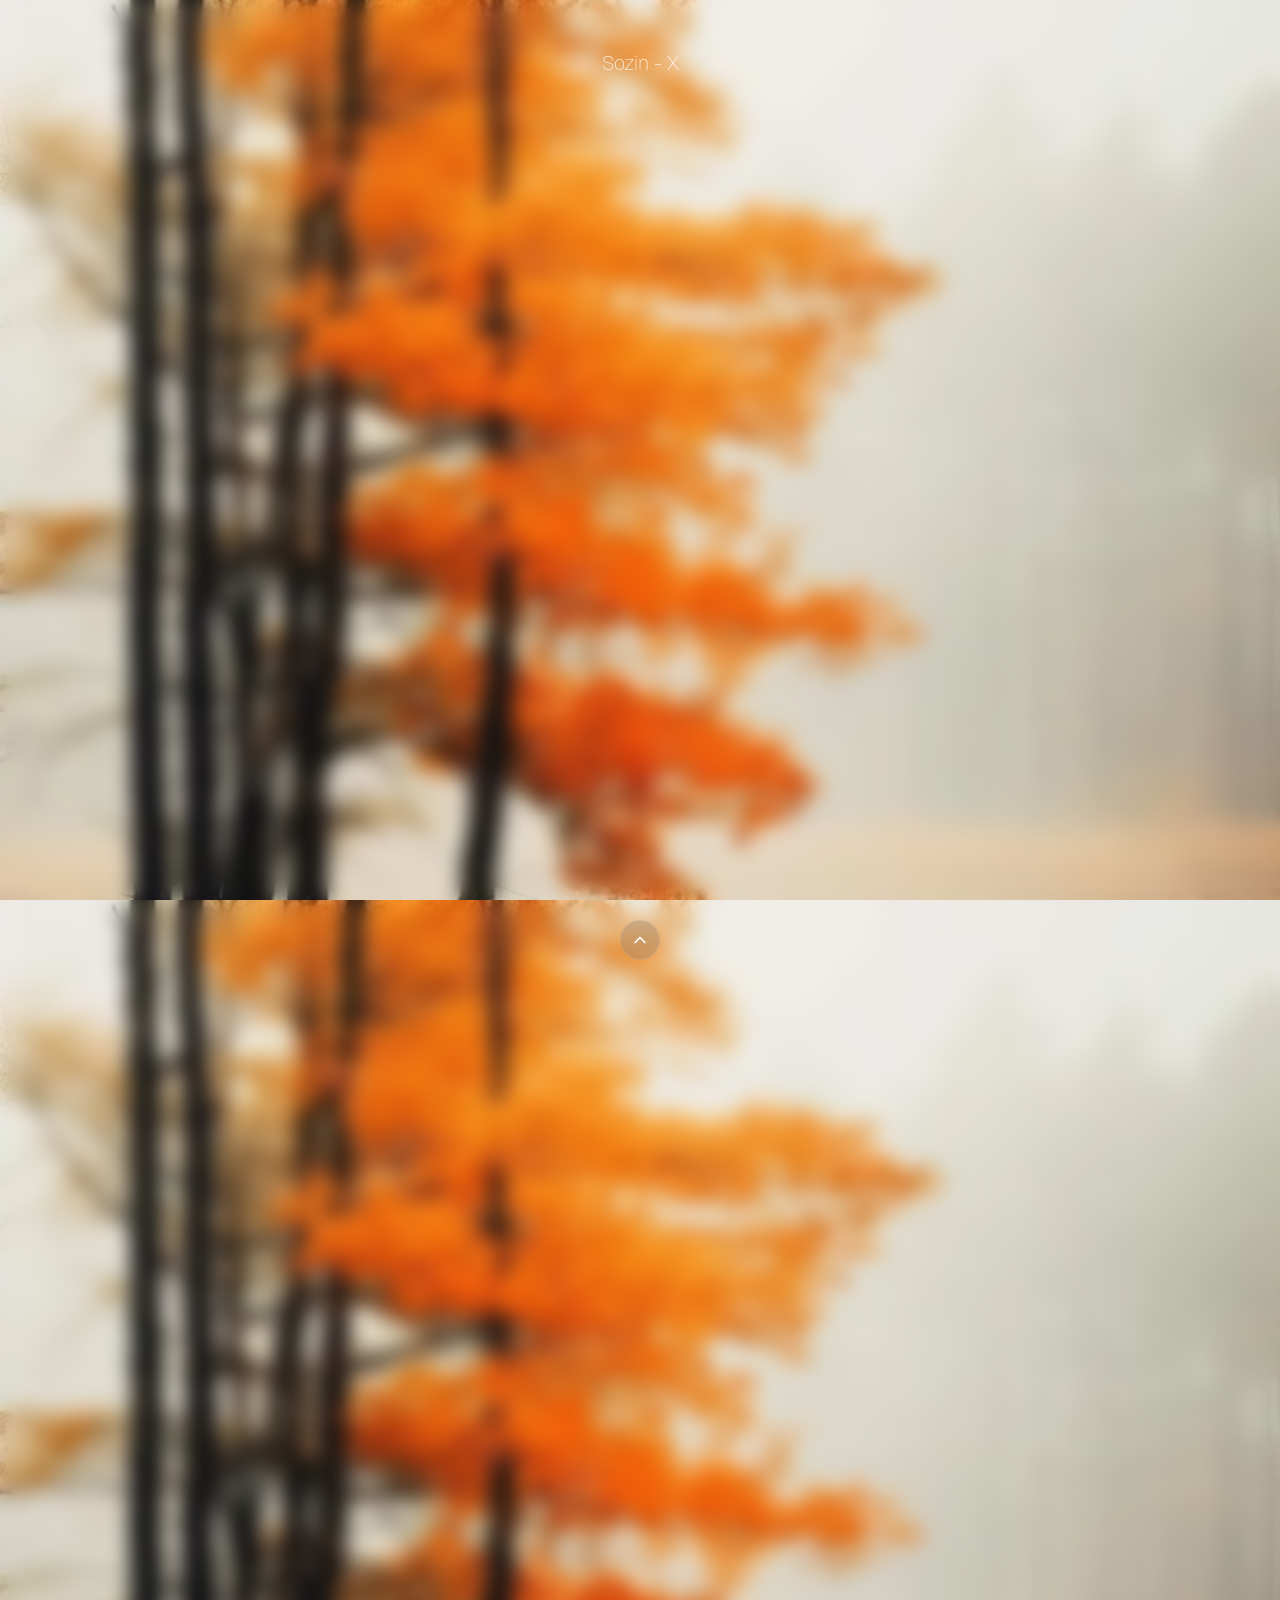
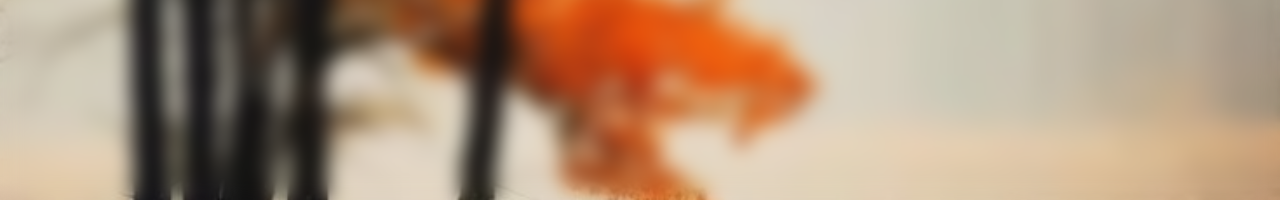
<file: index_backup_2026-11-27_golf-game.html>
<!--
For AI to follow...please read this for developmentpurposes !Important!: 

round everything to the nearst 10th px.

(html div rules)

<div class="Example_Div">
    <div class="Example_Div_Build" aria-label="Example_Div_Build">
        // HTML elements will go here
    </div>

    <style aria-label="Example_Div_Style">
        // Styles will go here
    </style>

    <script aria-label="Example_Div_Script">
        // Script content go here
    </script>
</div>
    
(css rules) 

 <style aria-label="AI_Agent_Manager">

    :root {
        --primary-color: #000;
        --secondary-color: #fff;
    }

    </style>

    button (Use pixel units for all measurements) {
       border: 1px solid var(--Main_Button);
       width: auto;
       height: 20px;
       color: var(--Main_Text_Color);
       font-size: 8px;
       border: var(--Main_Button);
       background-color: var(--Main_UI_Background);
       outline: none;
       cursor: var(--Main_Cursor);
    }

    div (use pixel units for all measurements) {
        width: auto;
        height: auto;
        border: var(--Main_Div);
    }

    input (use pixel units for all measurements) {
        width: auto;
        height: auto;
        border: var(--Main_Input);
    }

    for Aanimations (Opening and closing popup windows/elements)
    use cubic-bezier(0,1,0,1) to open and close popup windows/elements
 
-->

<!DOCTYPE html>
<html lang="en">
<head>
    <meta charset="UTF-8">
    <meta name="viewport" content="width=device-width, initial-scale=1.0">
    <title>Document</title>

    <style aria-label="Sozin-X_Stlye_Manager">

    :root {

        /*Viewport*/
        --Sozin_Main_Page_Background: #000;

        /*Glass Materials*/
        --Glass_Backdrop_Filter: blur(10px);

        /*UI Styles*/
        --Main_UI_Background: #79797944;
        --Main_Text_Color: #ffffff;
        --Font_Size-1: 8px;
        --Font_Size-2: 16px;
        --Font_Size-3: 32px;
        --Font_Family: 'SozinMainFont', sans-serif;
        --Div_Border-radius: 5px;
        --Box_Shadow: 0 4px 6px rgba(0, 0, 0, 0.1);
        

        /*No Border Elements*/
        --Main_Div_No_Border: none #ffffff1f;
        
        /*Main Border*/
        --Main_Button: 1px solid #ffffff1f;
        --Main_Input: 1px solid #ffffff1f;
        --Main_Div: 1px solid #ffffff1f;

        /*Secondary Border*/
        --Main_Button_Secondary: 1px solid #ff99001f;
        --Main_Input_Secondary: 1px solid #ff99001f;
        --Main_Div_Secondary: 1px solid #ff99001f;

        /*Cursors*/
        --Main_Cursor: pointer;
        --Cursor_2: grab;
        --Cursor_3: pointer;

    }

    *{
        margin: 0;
        padding: 0;
        box-sizing: border-box;
        font-family: 'SozinMainFont', sans-serif;
    }

    html, body {
        width: 100%;
        height: 100%;
        overflow: hidden;
        scrollbar-width: none;
        -ms-overflow-style: none;
    }

    ::-webkit-scrollbar {
        display: none;
    }

    @font-face {
        font-family: 'SozinMainFont';
        src: url('/Fonts/geist-font-v1.9.2/geist-font/Geist/ttf/Geist-Thin.ttf') format('truetype');
    }



    /* Tag Styles */
    ::selection {
        background: transparent;
    }
    * {
        -webkit-tap-highlight-color: transparent;
    }
    button {
        color: var(--Main_Text_Color);
        font-size: 8px;
        border: var(--Main_Button);
        background-color: var(--Main_UI_Background);
        outline: none;
        cursor: var(--Main_Cursor);
    }

    input {
        color: var(--Main_Text_Color);
        font-size: 8px;
        border: var(--Main_Input);
        background-color: var(--Main_UI_Background);
        outline: none;
        cursor: var(--Main_Cursor);
    }

    p {
        color: var(--Main_Text_Color);
        font-size: 8px;
        outline: none;
        cursor: var(--Main_Cursor);
    }

    .Div_Window_Header {
        
        background-color: var(--Main_UI_Background);
        outline: none;
        cursor: var(--Main_Cursor);
        border-radius: var(--Div_Border-radius);
    }

    .Div_Window {
        border: var(--Main_Div);
        background-color: var(--Main_UI_Background);
        outline: none;
        cursor: var(--Main_Cursor);
        border-radius: var(--Div_Border-radius);
        box-shadow: var(--Box_Shadow);
    }
    </style>

    <div class="View_Tool">
        <div class="View_Tool_Build" aria-label="View_Tool_Build">
            <button id="View_Tool_Border_Button" aria-label="View_Tool_Border_Button">Border</button>
            <button id="View_Tool_Labels_Button" aria-label="View_Tool_Labels_Button">Labels</button>
        </div>
        <style aria-label="View_Tool_Style">
            .View_Tool {
                position: fixed;
                top: 0;
                left: 50%;
                transform: translateX(-50%);
                z-index: 99999;
                display: none;
            }
            .View_Tool_Build > button {
                width: 50px;
                height: 20px;
            }
            .View_Tool_Build > button.View_Tool_On {
                border-color: #ff0000;
                color: #ff0000;
            }
            .View_Tool_Label {
                position: absolute;
                top: 0;
                left: 0;
                z-index: 99998;
                font: 14px monospace;
                color: #ffffff;
                background: #000000;
                padding: 0 4px;
                pointer-events: auto;
            }
            .View_Tool_Label > button {
                width: auto;
                height: auto;
                margin-left: 4px;
                font-size: 10px;
            }
        </style>
        <script aria-label="View_Tool_Script">
            (function () {
                var borderBtn = document.getElementById('View_Tool_Border_Button');
                var labelsBtn = document.getElementById('View_Tool_Labels_Button');
                var borderStyle = null, labelChips = [];

                function labelOf(el) {
                    return el.id ? '#' + el.id
                         : (el.className && typeof el.className === 'string' && el.className.trim())
                             ? '.' + el.className.trim().split(/\s+/)[0]
                             : el.tagName.toLowerCase();
                }

                function copyLabel(name, btn) {
                    var done = function () {
                        btn.textContent = 'ok';
                        setTimeout(function () { btn.textContent = 'copy'; }, 600);
                    };
                    if (navigator.clipboard && navigator.clipboard.writeText) {
                        navigator.clipboard.writeText(name).then(done, done);
                    } else {
                        var ta = document.createElement('textarea');
                        ta.value = name;
                        document.body.appendChild(ta);
                        ta.select();
                        document.execCommand('copy');
                        ta.remove();
                        done();
                    }
                }

                // Border: 1px solid red on every element
                borderBtn.addEventListener('click', function () {
                    if (borderStyle) {
                        borderStyle.remove();
                        borderStyle = null;
                    } else {
                        borderStyle = document.createElement('style');
                        borderStyle.textContent = 'body * { border: 1px solid red !important; }';
                        document.head.appendChild(borderStyle);
                    }
                    borderBtn.classList.toggle('View_Tool_On', !!borderStyle);
                });

                // Labels: stamp every element's name but show no tag;
                // Ctrl+Left Click on an element reveals/hides its tag
                var labelsArmed = false;

                function removeChip(entry) {
                    entry.chip.remove();
                    if (entry.madeRelative && entry.anchor) {
                        entry.anchor.style.position = '';
                    }
                }

                var voidTags = { area: 1, base: 1, br: 1, col: 1, embed: 1, hr: 1, img: 1, input: 1, link: 1, meta: 1, param: 1, source: 1, track: 1, wbr: 1 };

                function showChip(el) {
                    var name = el.getAttribute('data-view-tool-label');
                    var madeRelative = false;
                    var anchor = voidTags[el.tagName.toLowerCase()] ? el.parentElement : el;
                    if (anchor && getComputedStyle(anchor).position === 'static') {
                        anchor.style.position = 'relative';
                        madeRelative = true;
                    }
                    var chip = document.createElement('span');
                    chip.className = 'View_Tool_Label';
                    var text = document.createElement('span');
                    text.textContent = name;
                    var btn = document.createElement('button');
                    btn.type = 'button';
                    btn.textContent = 'copy';
                    btn.addEventListener('click', function (event) {
                        event.stopPropagation();
                        copyLabel(name, btn);
                    });
                    chip.appendChild(text);
                    chip.appendChild(btn);
                    if (anchor === el) {
                        try { el.prepend(chip); } catch (e) {}
                    } else if (anchor) {
                        el.before(chip);
                    }
                    labelChips.push({ el: el, chip: chip, anchor: anchor, madeRelative: madeRelative });
                }

                function revealLabel(event) {
                    if (event.target.closest && event.target.closest('.View_Tool_Label')) {
                        return;
                    }
                    // a click outside the label hides it
                    labelChips.forEach(removeChip);
                    labelChips = [];
                    if (!event.ctrlKey || event.button !== 0) {
                        return;
                    }
                    var el = event.target.closest
                        ? event.target.closest('[data-view-tool-label]')
                        : null;
                    if (!el) {
                        return;
                    }
                    event.preventDefault();
                    event.stopPropagation();
                    showChip(el);
                }

                labelsBtn.addEventListener('click', function () {
                    if (labelsArmed) {
                        labelChips.forEach(removeChip);
                        labelChips = [];
                        document.querySelectorAll('[data-view-tool-label]').forEach(function (el) {
                            el.removeAttribute('data-view-tool-label');
                        });
                        document.body.removeEventListener('click', revealLabel, true);
                        labelsArmed = false;
                    } else {
                        document.body.querySelectorAll('*').forEach(function (el) {
                            if (el.closest('.View_Tool')) {
                                return;
                            }
                            el.setAttribute('data-view-tool-label', labelOf(el));
                        });
                        document.body.addEventListener('click', revealLabel, true);
                        labelsArmed = true;
                    }
                    labelsBtn.classList.toggle('View_Tool_On', labelsArmed);
                });
            })();
        </script>
    </div>

</head>
<body>
    <div class="Sozin_Main_Page">

        <div class="Sozin_Main_Page_Build" aria-label="Sozin_Main_Page_Build">

            <div class="Background_Slide_Show">

                <div class="Background_Slide_Show_Build" aria-label="Background_Slide_Show_Build">
                    <img src="/Images/Background_Slide_Show_Data/38139928099642512.jpg" alt="Background 1">
                </div>
                <!-- Background Slide Show Styles -->
                <style aria-label="Background_Slide_Show_Style">
                    .Background_Slide_Show {
                        position: absolute;
                        top: 0;
                        left: 0;
                        width: 100dvw;
                        height: 100dvh;
                        
                    }
                    .Background_Slide_Show_Build {
                        position: absolute;
                        top: 0;
                        left: 0;
                        width: 100dvw;
                        height: 100dvh;
                        object-fit: cover;
                    }

                    .Background_Slide_Show_Build > img {
                        position: absolute;
                        top: 0;
                        left: 0;
                        width: 100%;
                        height: 100%;
                        object-fit: cover;
                        transition: opacity 1s ease;
                    }
                </style>
                <script aria-label="Background_Slide_Show_Script">
                    (function () {
                        var base = '/Images/Background_Slide_Show_Data/';
                        var slideMs = 10000;    // time each slide stays up
                        var refreshMs = 15000; // re-checks the folder for new photos
                        var imgExts = /\.(jpe?g|png|gif|webp|avif|bmp)$/i;

                        // used only when the server won't list the folder
                        // (Netlify, or opening index.html straight off disk).
                        var slides = [
                            '003e91723f082ed354129d996ed4d3ad.jpg',
                            '38139928099642512.jpg',
                            '927811960743055285.jpg',
                            'download (1).jpg',
                            'download (2).jpg',
                            'download.jpg',
                            'Wonderful autumn landscape.jpg',
                            '🌹beautiful flowers pic🌹.jpg'
                        ];

                        // every .Background_Slide_Show_Build on the page (main page + second page) shows the same slide
                        var shows = [];
                        var i = -1;

                        // two stacked layers per show: each tick the hidden one fades in on top
                        function setupShow(build) {
                            var layer0 = build.querySelector('img');
                            var layer1 = layer0.cloneNode(false);
                            layer1.removeAttribute('alt');
                            layer1.style.opacity = '0';
                            build.appendChild(layer1);
                            layer0.style.zIndex = '1';
                            layer1.style.zIndex = '2';
                            return { layers: [layer0, layer1], active: 0 };
                        }

                        function pickNext() {
                            var next_i;
                            do { next_i = Math.floor(Math.random() * slides.length); }
                            while (slides.length > 1 && next_i === i);
                            i = next_i;
                            shows.forEach(function (show) {
                                var layers = show.layers;
                                var next = 1 - show.active;
                                layers[next].src = base + encodeURIComponent(slides[i]);
                                layers[next].style.zIndex = '2';
                                layers[show.active].style.zIndex = '1';
                                layers[next].style.opacity = '1';
                                layers[show.active].style.opacity = '0';
                                show.active = next;
                            });
                        }

                        // read the folder's index page and pull every image
                        // name out of it — new photos join the show on their own
                        function refreshSlides() {
                            fetch(base).then(function (r) {
                                if (!r.ok) throw new Error('no listing');
                                return r.text();
                            }).then(function (html) {
                                var doc = new DOMParser().parseFromString(html, 'text/html');
                                var found = [];
                                doc.querySelectorAll('a[href]').forEach(function (a) {
                                    var name = decodeURIComponent(a.getAttribute('href')).split('/').pop();
                                    if (imgExts.test(name)) found.push(name);
                                });
                                if (found.length) {
                                    // preload anything new so fades never stall
                                    found.forEach(function (f2) {
                                        if (slides.indexOf(f2) === -1) {
                                            var im = new Image();
                                            im.src = base + encodeURIComponent(f2);
                                        }
                                    });
                                    slides = found;
                                }
                            }).catch(function () {});
                        }

                        // wait for the whole page so the second page's slide show is found too
                        document.addEventListener('DOMContentLoaded', function () {
                            shows = Array.prototype.map.call(document.querySelectorAll('.Background_Slide_Show_Build'), setupShow);
                            if (!shows.length) return;
                            refreshSlides();
                            pickNext();
                            setInterval(pickNext, slideMs);
                            setInterval(refreshSlides, refreshMs);
                        });
                    })();
                </script>
            </div>

            <div class="Glass_Background">
                <style aria-label="Glass_Background_Style">
                    .Glass_Background {
                        position: absolute;
                        top: 0;
                        left: 0;
                        width: 100dvw;
                        height: 100dvh;
                        backdrop-filter: var(--Glass_Backdrop_Filter);
                        z-index: 2;
                    }
                </style>
                <script aria-label="Glass_Background_Script">

                </script>
            </div>

            <div class="Logo">
                <div class="Logo_Build" aria-label="Logo_Build">
                    <p>Sozin - X</p>
                </div>

                <style aria-label="Logo_Style">

                    .Logo {
                        position: absolute;
                        top: 50px;
                        width: 100%;
                        background: none;
                        border: none;
                        z-index: 3;    
                    }

                    .Logo > .Logo_Build {
                        background: none;
                        border: none;
                        display: flex;
                        align-items: center;
                        justify-content: center;
                    }

                    .Logo > .Logo_Build > p {
                        color: var(--Main_Text_Color);
                        font-size: 20px;
                    }


                </style>
                <script aria-label="Logo_Script">
                    (function () {
                        var wait = function (ms) { return new Promise(function (r) { setTimeout(r, ms); }); };

                        // 1s delay -> type the title (letters fade in) -> 1.0s delay -> overlapping 0.5s tile fades, 0.1s apart
                        window.Sozin_Section_Intro = function (titleSelector, tileSelector, typeMs) {
                            var title = document.querySelector(titleSelector);
                            var tiles = tileSelector ? document.querySelectorAll(tileSelector) : [];
                            var text = title.textContent;
                            title.textContent = '';
                            title.style.visibility = '';
                            var letters = Array.prototype.map.call(text, function (ch) {
                                var s = document.createElement('span');
                                s.textContent = ch;
                                s.style.opacity = '0';
                                s.style.transition = 'opacity 0.3s ease-in-out';
                                title.appendChild(s);
                                return s;
                            });
                            return wait(1000).then(function () {
                                var step = (typeMs || 100) / letters.length;
                                return letters.reduce(function (p, s) {
                                    return p.then(function () { s.style.opacity = '1'; return wait(step); });
                                }, Promise.resolve());
                            }).then(function () {
                                if (!tiles.length) { return wait(300); }
                                return wait(1000).then(function () {
                                    var stagger = 100;
                                    tiles.forEach(function (tile, i) {
                                        setTimeout(function () { tile.classList.add('Section_Intro_Shown'); }, i * stagger);
                                    });
                                    return wait(500 + (tiles.length - 1) * stagger);
                                });
                            });
                        };

                        // page title types in first (0.5s), then the Apps and Games sections follow
                        window.Sozin_Section_Intro('.Logo_Build > p', null, 500).then(function () {
                            document.dispatchEvent(new Event('Logo_Intro_Done'));
                        });
                    })();
                    
                </script>
            </div>

            <div class="Apps_Section">
                <div class="Apps_Section_Build" aria-label="Apps_Section_Build">
                    <p class="Apps_Section_Title">Apps</p>
                    <div class="Apps_Section_Grid">
                        <button class="Apps_Section_App" aria-label="Kin Flow" title="Kin Flow"><img class="Apps_Section_App_Logo" src="Images/Apps/kin-flow.svg" alt="Kin Flow" draggable="false"></button>
                        <button class="Apps_Section_App" aria-label="Edge CAD" title="Edge CAD"><img class="Apps_Section_App_Logo" src="Images/Apps/edge-cad.svg" alt="Edge CAD" draggable="false"></button>
                        <button class="Apps_Section_App" aria-label="Nova EDA" title="Nova EDA"><img class="Apps_Section_App_Logo" src="Images/Apps/nova-eda.svg" alt="Nova EDA" draggable="false"></button>
                        <button class="Apps_Section_App" aria-label="Barn IDE" title="Barn IDE"><img class="Apps_Section_App_Logo" src="Images/Apps/barn-ide.svg" alt="Barn IDE" draggable="false"></button>
                        <button class="Apps_Section_App" aria-label="Open Earth" title="Open Earth"><img class="Apps_Section_App_Logo" src="Images/Apps/open-earth.svg" alt="Open Earth" draggable="false"></button>
                    </div>
                </div>

                <style aria-label="Apps_Section_Style">
                    .Apps_Section {
                        position: absolute;
                        top: 100px;
                        left: 50%;
                        transform: translateX(-50%);
                        background: none;
                        border: none;
                        z-index: 3;
                    }
                    .Apps_Section > .Apps_Section_Build {
                        display: flex;
                        flex-direction: column;
                        gap: 10px;
                        background: none;
                        border: none;
                    }
                    .Apps_Section_Title {
                        color: var(--Main_Text_Color);
                        font-size: 12px;
                        font-family: var(--Font_Family);
                        font-weight: normal;
                        cursor: default;
                    }
                    .Apps_Section_Grid {
                        display: flex;
                        gap: 10px;
                        background: none;
                        border: none;
                    }
                    .Apps_Section_App {
                        width: 50px;
                        height: 50px;
                        border: var(--Main_Button);
                        border-radius: 10px;
                        background: var(--Main_UI_Background);
                        backdrop-filter: var(--Glass_Backdrop_Filter);
                        cursor: var(--Main_Cursor);
                        opacity: 0;
                        will-change: opacity;
                        transition: transform 0.2s, opacity 0.5s ease-in-out;
                    }
                    .Apps_Section_App {
                        display: flex;
                        align-items: center;
                        justify-content: center;
                        padding: 0;
                    }
                    .Apps_Section_App_Logo {
                        width: 24px;
                        height: 24px;
                        pointer-events: none;
                        user-select: none;
                    }
                    .Apps_Section_App.Section_Intro_Shown {
                        opacity: 1;
                    }
                    .Apps_Section_App:active {
                        transform: scale(0.9);
                    }
                </style>
                <script aria-label="Apps_Section_Script">
                    (function () {
                        var title = document.querySelector('.Apps_Section_Title');
                        title.style.visibility = 'hidden';
                        document.addEventListener('Logo_Intro_Done', function () {
                            window.Sozin_Section_Intro('.Apps_Section_Title', '.Apps_Section_App').then(function () {
                                document.dispatchEvent(new Event('Apps_Section_Intro_Done'));
                            });
                        });
                    })();
                </script>
            </div>

            <div class="Games_Section">
                <div class="Games_Section_Build" aria-label="Games_Section_Build">
                    <p class="Games_Section_Title">Games</p>
                    <div class="Games_Section_Grid">
                        <button class="Games_Section_Game" aria-label="Game 1"></button>
                        <button class="Games_Section_Game" aria-label="Game 2"></button>
                        <button class="Games_Section_Game" aria-label="Game 3"></button>
                    </div>
                </div>

                <style aria-label="Games_Section_Style">
                    .Games_Section {
                        position: absolute;
                        bottom: 100px;
                        left: 50%;
                        transform: translateX(-50%);
                        background: none;
                        border: none;
                        z-index: 3;
                    }
                    .Games_Section > .Games_Section_Build {
                        display: flex;
                        flex-direction: column;
                        gap: 10px;
                        background: none;
                        border: none;
                    }
                    .Games_Section_Title {
                        color: var(--Main_Text_Color);
                        font-size: 12px;
                        font-family: var(--Font_Family);
                        font-weight: normal;
                        cursor: default;
                    }
                    .Games_Section_Grid {
                        display: flex;
                        gap: 10px;
                        background: none;
                        border: none;
                    }
                    .Games_Section_Game {
                        width: 90px;
                        height: 80px;
                        border: var(--Main_Button);
                        border-radius: 10px;
                        background: var(--Main_UI_Background);
                        backdrop-filter: var(--Glass_Backdrop_Filter);
                        cursor: var(--Main_Cursor);
                        opacity: 0;
                        will-change: opacity;
                        transition: transform 0.2s, opacity 0.5s ease-in-out;
                    }
                    .Games_Section_Game.Section_Intro_Shown {
                        opacity: 1;
                    }
                    .Games_Section_Game:active {
                        transform: scale(0.9);
                    }
                </style>
                <script aria-label="Games_Section_Script">
                    (function () {
                        var title = document.querySelector('.Games_Section_Title');
                        title.style.visibility = 'hidden';
                        document.addEventListener('Apps_Section_Intro_Done', function () {
                            title.style.visibility = '';
                            window.Sozin_Section_Intro('.Games_Section_Title', '.Games_Section_Game').then(function () {
                                document.dispatchEvent(new Event('Games_Section_Intro_Done'));
                            });
                        });
                    })();
                </script>
            </div>

            <div class="Page_Down">
                <div class="Page_Down_Build" aria-label="Page_Down_Build">
                    <button class="Page_Down_Button" aria-label="Next Page">
                        <svg viewBox="0 0 24 24" width="20" height="20" fill="none" stroke="currentColor" stroke-width="2" stroke-linecap="round" stroke-linejoin="round"><polyline points="6 9 12 15 18 9"/></svg>
                    </button>
                </div>

                <style aria-label="Page_Down_Style">
                    .Page_Down {
                        position: absolute;
                        bottom: 20px;
                        left: 50%;
                        transform: translateX(-50%);
                        background: none;
                        border: none;
                        z-index: 3;
                    }
                    .Page_Down > .Page_Down_Build {
                        background: none;
                        border: none;
                    }
                    .Page_Down_Button {
                        display: flex;
                        align-items: center;
                        justify-content: center;
                        width: 40px;
                        height: 40px;
                        padding: 0;
                        border: var(--Main_Button);
                        border-radius: 50%;
                        background: var(--Main_UI_Background);
                        backdrop-filter: var(--Glass_Backdrop_Filter);
                        color: var(--Main_Text_Color);
                        cursor: var(--Main_Cursor);
                        opacity: 0;
                        will-change: opacity;
                        transition: opacity 0.5s ease-in-out;
                    }
                    .Page_Down_Button.Section_Intro_Shown {
                        opacity: 1;
                    }
                </style>
                <script aria-label="Page_Down_Script">
                    document.querySelector('.Page_Down_Button').addEventListener('click', function () {
                        document.body.classList.add('Second_Page_Open');
                    });
                    document.addEventListener('Games_Section_Intro_Done', function () {
                        document.querySelector('.Page_Down_Button').classList.add('Section_Intro_Shown');
                    });
                </script>
            </div>

        </div>
        
        <style aria-label="Sozin_Main_Page_Style">
            .Sozin_Main_Page {
                position: absolute;
                top: 0;
                left: 0;
                width: 100dvw;
                height: 100dvh;
                border: none;
                overflow: hidden;
                transition: transform 0.6s cubic-bezier(0, 1, 0, 1);
            }
            .Second_Page_Open .Sozin_Main_Page {
                transform: translateY(-100dvh);
            }
        </style>
        <script aria-label="Sozin_Main_Page_Script">
            
        </script>
    </div>

    <div class="Second_Page">
        <div class="Background_Slide_Show">
            <div class="Background_Slide_Show_Build" aria-label="Background_Slide_Show_Build">
                <img src="/Images/Background_Slide_Show_Data/38139928099642512.jpg" alt="Background 1">
            </div>
        </div>
        <div class="Glass_Background"></div>
        <div class="Second_Page_Build" aria-label="Second_Page_Build">
            <button class="Second_Page_Up_Button" aria-label="Back to Sozin - X">
                <svg viewBox="0 0 24 24" width="20" height="20" fill="none" stroke="currentColor" stroke-width="2" stroke-linecap="round" stroke-linejoin="round"><polyline points="6 15 12 9 18 15"/></svg>
            </button>
            <div class="Shares_Section" aria-label="Shares_Section">
                <p class="Shares_Title">Shares</p>
                <p class="Shares_Sub_Title">Own a portion of the corporation.</p>
                <button class="Road_Map_Button" aria-label="Road Map">Road Map</button>
                <button class="Donation_Button" aria-label="Donation">Donation</button>
            </div>
            <div class="Shares_Deed" aria-label="Shares_Deed">
                <div class="Shares_Deed_Header">
                    <p class="Shares_Deed_Name">Sozin - X Shares</p>
                </div>
                <p class="Shares_Deed_Price">$20.00 a share</p>
                <button class="Shares_Deed_Buy_Button" aria-label="Buy shares">Buy shares</button>
            </div>
            <div class="Shares_Sliders" aria-label="Shares_Sliders">
                <div class="Shares_Slider_Quarters">
                    <p>1st Q</p>
                    <p>2nd Q</p>
                    <p>3rd Q</p>
                    <p>4th Q</p>
                </div>
                <div class="Shares_Slider_Row">
                    <input class="Shares_Value_Slider" type="range" min="0" max="1000000" step="10000" value="1000000" aria-label="Shares value">
                    <p class="Shares_Slider_Label Shares_Value_Label">$1.0M</p>
                </div>
                <div class="Shares_Slider_Row">
                    <div class="Shares_Donation_Slider" role="progressbar" aria-label="Donations" aria-valuemin="0" aria-valuemax="10000" aria-valuenow="0">
                        <div class="Shares_Donation_Fill"></div>
                        <div class="Shares_Donation_Thumb"></div>
                    </div>
                    <p class="Shares_Slider_Label Shares_Donation_Label">$0/$10,000</p>
                </div>
            </div>
        </div>
        <style aria-label="Second_Page_Style">
            .Shares_Section {
                position: absolute;
                top: 70px;
                left: 10px;
                background: none;
                border: none;
            }
            .Shares_Title {
                margin: 0;
                color: var(--Main_Text_Color);
                font-size: 20px;
            }
            .Shares_Sub_Title {
                margin: 4px 0 0 0;
                color: var(--Main_Text_Color);
                font-size: 12px;
                opacity: 0;
                will-change: opacity;
                transition: opacity 0.5s ease-in-out;
            }
            .Shares_Sub_Title.Section_Intro_Shown {
                opacity: 1;
            }
            .Road_Map_Button, .Donation_Button {
                padding: 4px 12px;
                border: var(--Main_Button);
                border-radius: 20px;
                background: var(--Main_UI_Background);
                backdrop-filter: var(--Glass_Backdrop_Filter);
                color: var(--Main_Text_Color);
                font-size: 12px;
                cursor: var(--Main_Cursor);
                opacity: 0;
                pointer-events: none;
                will-change: opacity;
                transition: opacity 0.5s ease-in-out;
            }
            .Road_Map_Button {
                margin-top: 10px;
            }
            .Donation_Button {
                margin-top: 10px;
                margin-left: 10px;
            }
            .Road_Map_Button.Section_Intro_Shown, .Donation_Button.Section_Intro_Shown {
                opacity: 1;
                pointer-events: auto;
            }
            .Shares_Deed {
                position: absolute;
                top: calc(50% + 30px);
                left: 50%;
                transform: translate(-50%, -50%);
                display: flex;
                flex-direction: column;
                gap: 4px;
                width: 160px;
                height: 200px;
                padding: 10px;
                border: var(--Main_Div);
                border-radius: var(--Div_Border-radius);
                background: var(--Main_UI_Background);
                backdrop-filter: var(--Glass_Backdrop_Filter);
                box-shadow: var(--Box_Shadow);
                cursor: default;
                opacity: 0;
                pointer-events: none;
                will-change: opacity;
                transition: opacity 0.5s ease-in-out;
            }
            .Shares_Deed.Section_Intro_Shown {
                opacity: 1;
                pointer-events: auto;
            }
            .Shares_Deed p {
                margin: 0;
                color: var(--Main_Text_Color);
                font-size: 10px;
                cursor: default;
            }
            .Shares_Deed_Header {
                display: flex;
                flex-direction: column;
                align-items: center;
                justify-content: center;
                gap: 4px;
                height: 30px;
                border: var(--Main_Div);
                border-radius: var(--Div_Border-radius);
                background: var(--Main_UI_Background);
            }
            .Shares_Deed .Shares_Deed_Name {
                font-size: 12px;
            }
            .Shares_Deed .Shares_Deed_Price {
                display: flex;
                align-items: center;
                justify-content: center;
                height: 50px;
                font-size: 12px;
            }
            .Shares_Deed_Buy_Button {
                margin-top: auto;
                width: 100%;
                height: 30px;
                border: var(--Main_Button);
                border-radius: var(--Div_Border-radius);
                background: var(--Main_UI_Background);
                color: var(--Main_Text_Color);
                font-size: 12px;
                cursor: var(--Main_Cursor);
                transition: transform 0.2s;
            }
            .Shares_Deed_Buy_Button:active {
                transform: scale(0.95);
            }
            .Shares_Sliders {
                position: absolute;
                left: 10px;
                right: 10px;
                bottom: 20px;
                display: flex;
                flex-direction: column;
                gap: 6px;
                border: none;
                background: none;
                opacity: 0;
                pointer-events: none;
                will-change: opacity;
                transition: opacity 0.5s ease-in-out;
            }
            .Shares_Sliders.Section_Intro_Shown {
                opacity: 1;
                pointer-events: auto;
            }
            .Shares_Sliders p {
                margin: 0;
                color: var(--Main_Text_Color);
                font-size: 10px;
                white-space: nowrap;
                cursor: default;
            }
            .Shares_Slider_Quarters {
                display: flex;
                justify-content: space-around;
                width: calc(100% - 90px);
                border: none;
                background: none;
            }
            .Shares_Slider_Row {
                display: flex;
                align-items: center;
                gap: 10px;
                height: 20px;
                border: none;
                background: none;
            }
            .Shares_Sliders .Shares_Slider_Label {
                flex-shrink: 0;
                width: 80px;
            }
            .Shares_Value_Slider {
                flex: 1;
                min-width: 0;
                height: 6px;
                margin: 0;
                -webkit-appearance: none;
                appearance: none;
                border: var(--Main_Div);
                border-radius: 10px;
                background: linear-gradient(to right, #ffffff99 calc(6px + (100% - 12px) * var(--Slider_Ratio, 1)), var(--Main_UI_Background) calc(6px + (100% - 12px) * var(--Slider_Ratio, 1)));
                outline: none;
                cursor: var(--Main_Cursor);
            }
            .Shares_Value_Slider::-webkit-slider-thumb {
                -webkit-appearance: none;
                appearance: none;
                width: 12px;
                height: 12px;
                border: var(--Main_Button);
                border-radius: 50%;
                background: var(--Main_Text_Color);
                box-shadow: var(--Box_Shadow);
                cursor: var(--Main_Cursor);
            }
            .Shares_Value_Slider::-moz-range-thumb {
                width: 12px;
                height: 12px;
                border: var(--Main_Button);
                border-radius: 50%;
                background: var(--Main_Text_Color);
                box-shadow: var(--Box_Shadow);
                cursor: var(--Main_Cursor);
            }
            .Shares_Donation_Slider {
                position: relative;
                flex: 1;
                min-width: 0;
                height: 6px;
                border: var(--Main_Div);
                border-radius: 10px;
                background: var(--Main_UI_Background);
            }
            .Shares_Donation_Fill {
                position: absolute;
                top: 0;
                left: 0;
                width: calc(6px + (100% - 12px) * var(--Slider_Ratio, 0));
                height: 100%;
                border: none;
                border-radius: 10px;
                background: #ffffff99;
            }
            .Shares_Donation_Thumb {
                position: absolute;
                top: 50%;
                left: calc((100% - 12px) * var(--Slider_Ratio, 0));
                transform: translateY(-50%);
                box-sizing: border-box;
                width: 12px;
                height: 12px;
                border: var(--Main_Button);
                border-radius: 50%;
                background: var(--Main_Text_Color);
                box-shadow: var(--Box_Shadow);
            }
            .Second_Page {
                position: absolute;
                top: 100dvh;
                left: 0;
                width: 100dvw;
                height: 100dvh;
                border: none;
                overflow: hidden;
                background: linear-gradient(180deg, #000000, #2a2a2a);
                transition: transform 0.6s cubic-bezier(0, 1, 0, 1);
            }
            .Second_Page_Open .Second_Page {
                transform: translateY(-100dvh);
            }
            .Second_Page > .Second_Page_Build {
                position: relative;
                z-index: 3;
                width: 100%;
                height: 100%;
                background: none;
                border: none;
            }
            .Second_Page_Up_Button {
                position: absolute;
                top: 20px;
                left: 50%;
                transform: translateX(-50%);
                display: flex;
                align-items: center;
                justify-content: center;
                width: 40px;
                height: 40px;
                padding: 0;
                border: var(--Main_Button);
                border-radius: 50%;
                background: var(--Main_UI_Background);
                backdrop-filter: var(--Glass_Backdrop_Filter);
                color: var(--Main_Text_Color);
                cursor: var(--Main_Cursor);
            }
        </style>

        <script aria-label="Second_Page_Script">
            document.querySelector('.Second_Page_Up_Button').addEventListener('click', function () {
                document.body.classList.remove('Second_Page_Open');
            });

            // first time the second page opens: type in "Shares" (letters fade in), then fade in the sub title
            document.querySelector('.Shares_Title').style.visibility = 'hidden';
            document.querySelector('.Page_Down_Button').addEventListener('click', function () {
                window.Sozin_Section_Intro('.Shares_Title', null, 500).then(function () {
                    document.querySelector('.Shares_Sub_Title').classList.add('Section_Intro_Shown');
                    setTimeout(function () {
                        document.querySelector('.Road_Map_Button').classList.add('Section_Intro_Shown');
                        document.querySelector('.Donation_Button').classList.add('Section_Intro_Shown');
                        setTimeout(function () {
                            document.querySelector('.Shares_Deed').classList.add('Section_Intro_Shown');
                            setTimeout(function () {
                                document.querySelector('.Shares_Sliders').classList.add('Section_Intro_Shown');
                            }, 500);
                        }, 500);
                    }, 500);
                });
            }, { once: true });

            (function () {
                var valueSlider = document.querySelector('.Shares_Value_Slider');
                var valueLabel = document.querySelector('.Shares_Value_Label');
                var formatMoney = function (n) {
                    if (n >= 1000000) { return '$' + (n / 1000000).toFixed(1) + 'M'; }
                    if (n >= 1000) { return '$' + Math.round(n / 1000) + 'K'; }
                    return '$' + n;
                };
                var updateValue = function () {
                    var n = Number(valueSlider.value);
                    valueSlider.style.setProperty('--Slider_Ratio', n / Number(valueSlider.max));
                    valueLabel.textContent = formatMoney(n);
                };
                valueSlider.addEventListener('input', updateValue);
                updateValue();

                var donationGoal = 10000;
                var donationSlider = document.querySelector('.Shares_Donation_Slider');
                var donationLabel = document.querySelector('.Shares_Donation_Label');
                // call Sozin_Set_Donations(amount) with the total donated to move the donation slider
                window.Sozin_Set_Donations = function (amount) {
                    var n = Math.max(0, Math.min(Number(amount) || 0, donationGoal));
                    donationSlider.style.setProperty('--Slider_Ratio', n / donationGoal);
                    donationSlider.setAttribute('aria-valuenow', n);
                    donationLabel.textContent = '$' + n.toLocaleString('en-US') + '/$' + donationGoal.toLocaleString('en-US');
                };
                window.Sozin_Set_Donations(0);
            })();
        </script>
    </div>

    <div class="Road_Map_Window" aria-label="Road_Map_Window">
        <div class="Road_Map_Window_Build" aria-label="Road_Map_Window_Build">
            <p class="Road_Map_Window_Title">Road Map</p>
            <button class="Road_Map_Window_Close_Button" aria-label="Close Road Map">
                <svg viewBox="0 0 24 24" width="12" height="12" fill="none" stroke="currentColor" stroke-width="2" stroke-linecap="round" stroke-linejoin="round"><line x1="6" y1="6" x2="18" y2="18"/><line x1="18" y1="6" x2="6" y2="18"/></svg>
            </button>
        </div>
        <style aria-label="Road_Map_Window_Style">
            .Road_Map_Window {
                position: fixed;
                top: 0;
                left: 0;
                width: 100dvw;
                height: 100dvh;
                z-index: 9999;
                border: none;
                background: var(--Main_UI_Background);
                backdrop-filter: var(--Glass_Backdrop_Filter);
                -webkit-backdrop-filter: var(--Glass_Backdrop_Filter);
                box-shadow: var(--Box_Shadow);
                opacity: 0;
                visibility: hidden;
                pointer-events: none;
                transition: opacity 1s cubic-bezier(0, 1, 0, 1), visibility 1s;
            }
            .Road_Map_Window.Road_Map_Window_Open {
                transition: opacity 1s cubic-bezier(0, 1, 0, 1) 0.2s, visibility 0s 0.2s;
                opacity: 1;
                visibility: visible;
                pointer-events: auto;
            }
            .Road_Map_Window > .Road_Map_Window_Build {
                width: 100%;
                height: 100%;
                background: none;
                border: none;
            }
            .Road_Map_Window_Title {
                position: absolute;
                top: 10px;
                left: 10px;
                margin: 0;
                color: var(--Main_Text_Color);
                font-size: 20px;
            }
            .Road_Map_Window_Close_Button {
                position: absolute;
                top: 10px;
                right: 10px;
                display: flex;
                align-items: center;
                justify-content: center;
                width: 24px;
                height: 24px;
                padding: 0;
                border: var(--Main_Button);
                border-radius: 50%;
                background: var(--Main_UI_Background);
                backdrop-filter: var(--Glass_Backdrop_Filter);
                color: var(--Main_Text_Color);
                cursor: var(--Main_Cursor);
            }
        </style>
        <script aria-label="Road_Map_Window_Script">
            (function () {
                var win = document.querySelector('.Road_Map_Window');
                var close = function () { win.classList.remove('Road_Map_Window_Open'); };
                document.querySelector('.Road_Map_Button').addEventListener('click', function () {
                    win.classList.add('Road_Map_Window_Open');
                });
                document.querySelector('.Road_Map_Window_Close_Button').addEventListener('click', close);
                document.addEventListener('keydown', function (e) {
                    if (e.key === 'Escape') { close(); }
                });
            })();
        </script>
    </div>

    <div class="Div_Window Buy_Shares_Window" aria-label="Buy_Shares_Window">
        <div class="Buy_Shares_Window_Build" aria-label="Buy_Shares_Window_Build">
            <button class="Buy_Shares_Window_Close_Button" aria-label="Close Buy Shares">
                <svg viewBox="0 0 24 24" width="12" height="12" fill="none" stroke="currentColor" stroke-width="2" stroke-linecap="round" stroke-linejoin="round"><line x1="6" y1="6" x2="18" y2="18"/><line x1="18" y1="6" x2="6" y2="18"/></svg>
            </button>
        </div>
        <style aria-label="Buy_Shares_Window_Style">
            .Buy_Shares_Window {
                position: fixed;
                top: 0;
                left: 0;
                width: 100dvw;
                height: 100dvh;
                backdrop-filter: var(--Glass_Backdrop_Filter);
                opacity: 0;
                pointer-events: none;
                transition: opacity 1s cubic-bezier(0, 1, 0, 1);
                z-index: 20;
                display: none;
            }
            .Buy_Shares_Window.Buy_Shares_Window_Open {
                transition-delay: 0.2s;
                display: block;
                opacity: 1;
                pointer-events: auto;
            }
            @starting-style {
                .Buy_Shares_Window.Buy_Shares_Window_Open {
                    opacity: 0;
                }
            }
            .Buy_Shares_Window > .Buy_Shares_Window_Build {
                width: 100%;
                height: 100%;
                background: none;
                border: none;
            }
            .Buy_Shares_Window_Close_Button {
                position: absolute;
                top: 10px;
                right: 10px;
                display: flex;
                align-items: center;
                justify-content: center;
                width: 24px;
                height: 24px;
                padding: 0;
                border: var(--Main_Button);
                border-radius: 50%;
                background: var(--Main_UI_Background);
                backdrop-filter: var(--Glass_Backdrop_Filter);
                color: var(--Main_Text_Color);
                cursor: var(--Main_Cursor);
            }
        </style>
        <script aria-label="Buy_Shares_Window_Script">
            (function () {
                var win = document.querySelector('.Buy_Shares_Window');
                var close = function () { win.classList.remove('Buy_Shares_Window_Open'); };
                document.querySelector('.Shares_Deed_Buy_Button').addEventListener('click', function (event) {
                    event.stopPropagation();
                    win.classList.add('Buy_Shares_Window_Open');
                });
                document.querySelector('.Buy_Shares_Window_Close_Button').addEventListener('click', close);
                document.addEventListener('click', function (event) {
                    if (!win.classList.contains('Buy_Shares_Window_Open')) { return; }
                    if (win.contains(event.target)) { return; }
                    close();
                });
                document.addEventListener('keydown', function (e) {
                    if (e.key === 'Escape') { close(); }
                });
            })();
        </script>
    </div>
    <div class="Div_Window Donation_Window" aria-label="Donation_Window">
        <div class="Donation_Window_Build" aria-label="Donation_Window_Build">

        </div>
        <style aria-label="Donation_Window_Style">
            .Donation_Window {
                position: fixed;
                top: 50%;
                left: 50%;
                width: calc(100% - 60px);
                height: 280px;
                backdrop-filter: var(--Glass_Backdrop_Filter);
                transform: translate(-50%, -50%);
                opacity: 0;
                pointer-events: none;
                transition: opacity 1s cubic-bezier(0, 1, 0, 1);
                z-index: 20;
                display: none;
            }
            .Donation_Window.Donation_Window_Open {
                transition-delay: 0.2s;
                display: block;
                transform: translate(-50%, -50%);
                opacity: 1;
                pointer-events: auto;
            }
            @starting-style {
                .Donation_Window.Donation_Window_Open {
                    transform: translate(-50%, -50%);
                    opacity: 0;
                }
            }
            .Donation_Window > .Donation_Window_Build {
                width: 100%;
                height: 100%;
                background: none;
                border: none;
            }
        </style>
        <script aria-label="Donation_Window_Script">
            (function () {
                var win = document.querySelector('.Donation_Window');
                var close = function () { win.classList.remove('Donation_Window_Open'); };
                document.querySelector('.Donation_Button').addEventListener('click', function (event) {
                    event.stopPropagation();
                    win.classList.add('Donation_Window_Open');
                });
                document.addEventListener('click', function (event) {
                    if (!win.classList.contains('Donation_Window_Open')) { return; }
                    if (win.contains(event.target)) { return; }
                    close();
                });
                document.addEventListener('keydown', function (e) {
                    if (e.key === 'Escape') { close(); }
                });
            })();
        </script>
    </div>

    <div class="Div_Window Create_Account_Window" aria-label="Create_Account_Window">
        <div class="Create_Account_Window_Build" aria-label="Create_Account_Window_Build">
            <p class="Create_Account_Window_Title">Create Account</p>
            <button class="Create_Account_Window_Close_Button" aria-label="Close Create Account">
                <svg viewBox="0 0 24 24" width="12" height="12" fill="none" stroke="currentColor" stroke-width="2" stroke-linecap="round" stroke-linejoin="round"><line x1="6" y1="6" x2="18" y2="18"/><line x1="18" y1="6" x2="6" y2="18"/></svg>
            </button>
            <div class="Create_Account_Tabs" role="tablist">
                <button class="Create_Account_Tab Create_Account_Tab_Active" data-tab="create" role="tab">Create an account</button>
                <button class="Create_Account_Tab" data-tab="login" role="tab">Login</button>
            </div>
            <div class="Create_Account_Panel Create_Account_Panel_Active" data-panel="create">
                <div class="Create_Account_Panel_Create">
                    <p class="Create_Account_Intro">Welcome to the most secure account in the world, I use a SHA-512 to create your account. All you need is your State ID...Scan the bar code on the back, and the app converts 3 values from your ID into a SHA-512...No one (Not even me) can crack this code. This is the most secure way of creating accounts. No annoying email sends, no 3 step verifications, all hashed into a single line of code</p>
                    <button class="Create_Account_Scan_Button" aria-label="Scan ID">Scan ID</button>
                </div>
            </div>
            <div class="Create_Account_Panel" data-panel="login"></div>
        </div>
        <style aria-label="Create_Account_Window_Style">
            .Create_Account_Window {
                position: fixed;
                top: 50%;
                left: 50%;
                width: calc(100% - 60px);
                height: 300px;
                backdrop-filter: var(--Glass_Backdrop_Filter);
                -webkit-backdrop-filter: var(--Glass_Backdrop_Filter);
                transform: translate(-50%, -50%);
                opacity: 0;
                pointer-events: none;
                transition: opacity 1s cubic-bezier(0, 1, 0, 1);
                z-index: 20;
                display: none;
            }
            .Create_Account_Window.Create_Account_Window_Open {
                transition-delay: 0.2s;
                display: block;
                transform: translate(-50%, -50%);
                opacity: 1;
                pointer-events: auto;
            }
            @starting-style {
                .Create_Account_Window.Create_Account_Window_Open {
                    transform: translate(-50%, -50%);
                    opacity: 0;
                }
            }
            .Create_Account_Window > .Create_Account_Window_Build {
                position: relative;
                width: 100%;
                height: 100%;
                background: none;
                border: none;
            }
            .Create_Account_Window_Title {
                position: absolute;
                top: 10px;
                left: 10px;
                margin: 0;
                color: var(--Main_Text_Color);
                font-size: 12px;
                font-family: var(--Font_Family);
                font-weight: normal;
            }
            .Create_Account_Tabs {
                position: absolute;
                top: 40px;
                left: 10px;
                display: flex;
                gap: 10px;
            }
            .Create_Account_Tab {
                padding: 4px 12px;
                border: var(--Main_Button);
                border-radius: 20px;
                background: transparent;
                color: var(--Main_Text_Color);
                cursor: var(--Main_Cursor);
                font-size: 12px;
                font-family: var(--Font_Family);
                font-weight: normal;
                outline: none;
                -webkit-tap-highlight-color: transparent;
                transition: background 0.3s cubic-bezier(0, 1, 0, 1), border-color 0.3s cubic-bezier(0, 1, 0, 1);
            }
            .Create_Account_Tab.Create_Account_Tab_Active {
                border-color: #ffffff66;
            }
            .Create_Account_Panel {
                position: absolute;
                top: 80px;
                left: 10px;
                right: 10px;
                bottom: 10px;
                opacity: 0;
                visibility: hidden;
                pointer-events: none;
                transition: opacity 0.3s cubic-bezier(0, 1, 0, 1), visibility 0s 0.3s;
            }
            .Create_Account_Panel.Create_Account_Panel_Active {
                opacity: 1;
                visibility: visible;
                pointer-events: auto;
                transition: opacity 0.3s cubic-bezier(0, 1, 0, 1);
            }
            .Create_Account_Panel_Create {
                display: flex;
                flex-direction: column;
                gap: 16px;
            }
            .Create_Account_Intro {
                margin: 0;
                color: var(--Main_Text_Color);
                font-size: 12px;
                font-family: var(--Font_Family);
                font-weight: normal;
                line-height: 1.6;
                text-align: center;
            }
            .Create_Account_Scan_Button {
                align-self: center;
                padding: 4px 12px;
                border: var(--Main_Button);
                border-radius: 20px;
                background: var(--Main_UI_Background);
                backdrop-filter: var(--Glass_Backdrop_Filter);
                color: var(--Main_Text_Color);
                font-size: 12px;
                font-family: var(--Font_Family);
                font-weight: normal;
                cursor: var(--Main_Cursor);
            }
            .Create_Account_Window_Close_Button {
                position: absolute;
                top: 10px;
                right: 10px;
                display: flex;
                align-items: center;
                justify-content: center;
                width: 24px;
                height: 24px;
                padding: 0;
                border: var(--Main_Button);
                border-radius: 50%;
                background: var(--Main_UI_Background);
                backdrop-filter: var(--Glass_Backdrop_Filter);
                color: var(--Main_Text_Color);
                cursor: var(--Main_Cursor);
            }
        </style>
        <script aria-label="Create_Account_Window_Script">
            document.addEventListener('DOMContentLoaded', function () {
                var win = document.querySelector('.Create_Account_Window');
                var close = function () { win.classList.remove('Create_Account_Window_Open'); };
                document.querySelector('.Profile_Popup_Create_Account_Button').addEventListener('click', function (event) {
                    event.stopPropagation();
                    win.classList.add('Create_Account_Window_Open');
                });
                document.querySelector('.Create_Account_Window_Close_Button').addEventListener('click', close);
                var tabs = win.querySelectorAll('.Create_Account_Tab');
                var panels = win.querySelectorAll('.Create_Account_Panel');
                tabs.forEach(function (tab) {
                    tab.addEventListener('click', function () {
                        tabs.forEach(function (t) { t.classList.remove('Create_Account_Tab_Active'); });
                        panels.forEach(function (pn) { pn.classList.remove('Create_Account_Panel_Active'); });
                        tab.classList.add('Create_Account_Tab_Active');
                        var panel = win.querySelector('.Create_Account_Panel[data-panel="' + tab.dataset.tab + '"]');
                        if (panel) { panel.classList.add('Create_Account_Panel_Active'); }
                    });
                });
                document.addEventListener('click', function (event) {
                    if (!win.classList.contains('Create_Account_Window_Open')) { return; }
                    if (win.contains(event.target)) { return; }
                    close();
                });
                document.addEventListener('keydown', function (e) {
                    if (e.key === 'Escape') { close(); }
                });
            });
        </script>
    </div>
    <!-- Web Info sits outside both pages so it opens over whichever page is showing -->
    <div class="Div_Window Left_Section">
        <div class="Left_Section_Build" aria-label="Left_Section_Build">
            <div class="Div_Window_Header Left_Section_Title">Web Info</div>
        </div>

        <style aria-label="Left_Section_Style">
            .Left_Section {
                position: fixed;
                top: 10px;
                left: 10px;
                width: 200px;
                height: calc(100dvh - 20px);
                backdrop-filter: var(--Glass_Backdrop_Filter);
                -webkit-backdrop-filter: var(--Glass_Backdrop_Filter);
                transform-origin: top left;
                opacity: 0;
                pointer-events: none;
                transition: opacity 1s cubic-bezier(0, 1, 0, 1);
                z-index: 9;
                display: none;
            }
            .Left_Section.Left_Section_Open {
                transition-delay: 0.2s;
                display: block;
                opacity: 1;
                pointer-events: auto;
            }
            @starting-style {
                .Left_Section.Left_Section_Open {
                    opacity: 0;
                }
            }
            .Left_Section > .Left_Section_Build {
                width: 100%;
                height: 100%;
                background: none;
                border: none;
            }
            .Left_Section_Title {
                position: absolute;
                top: 4px;
                left: 10px;
                z-index: 5;
                padding: 0px 10px;
                font-family: monospace;
                font-size: 10px;
                letter-spacing: 0px;
                color: var(--Main_Text_Color);
                white-space: nowrap;
                background-color: rgba(143, 143, 143, 0.377);
                backdrop-filter: blur(10px);
            }
        </style>
        <script aria-label="Left_Section_Script">
            document.addEventListener('DOMContentLoaded', function () {
                var title = document.querySelector('.Left_Section_Title');
                var panel = document.querySelector('.Left_Section');
                var webInfoButton = document.querySelector('.Settings_Popup_Web_Info_Button');
                if (title) {
                    title.addEventListener('click', function (event) {
                        event.stopPropagation();
                        panel.classList.toggle('Left_Section_Open');
                    });
                }
                document.addEventListener('pointerdown', function (event) {
                    if (!panel.classList.contains('Left_Section_Open')) { return; }
                    if (panel.contains(event.target)) { return; }
                    if (title && title.contains(event.target)) { return; }
                    if (webInfoButton && webInfoButton.contains(event.target)) { return; }
                    panel.classList.remove('Left_Section_Open');
                }, true);
            });
        </script>
    </div>

    <div class="Top_Right_Section">
        <div class="Top_Right_Section_Build" aria-label="Top_Right_Section_Build">
            <button class="Top_Right_Widgets_Button" aria-label="Widgets">
                <svg viewBox="0 0 24 24" width="10" height="10" fill="none" stroke="currentColor" stroke-width="2" stroke-linecap="round" stroke-linejoin="round"><rect x="3" y="3" width="7" height="7" rx="1"/><rect x="14" y="3" width="7" height="7" rx="1"/><rect x="3" y="14" width="7" height="7" rx="1"/><rect x="14" y="14" width="7" height="7" rx="1"/></svg>
            </button>
            <button class="Top_Right_Notification_Button" aria-label="Notifications">
                <svg viewBox="0 0 24 24" width="10" height="10" fill="none" stroke="currentColor" stroke-width="2" stroke-linecap="round" stroke-linejoin="round"><path d="M18 8a6 6 0 0 0-12 0c0 7-3 9-3 9h18s-3-2-3-9"/><path d="M13.7 21a2 2 0 0 1-3.4 0"/></svg>
            </button>
            <button class="Top_Right_Message_Button" aria-label="Messages">
                <svg viewBox="0 0 24 24" width="10" height="10" fill="none" stroke="currentColor" stroke-width="2" stroke-linecap="round" stroke-linejoin="round"><path d="M21 15a2 2 0 0 1-2 2H7l-4 4V5a2 2 0 0 1 2-2h14a2 2 0 0 1 2 2z"/></svg>
            </button>
            <button class="Top_Right_Settings_Button" aria-label="Settings">
                <svg viewBox="0 0 24 24" width="10" height="10" fill="none" stroke="currentColor" stroke-width="2" stroke-linecap="round" stroke-linejoin="round"><circle cx="12" cy="12" r="3"/><path d="M19.4 15a1.65 1.65 0 0 0 .33 1.82l.06.06a2 2 0 1 1-2.83 2.83l-.06-.06a1.65 1.65 0 0 0-1.82-.33 1.65 1.65 0 0 0-1 1.51V21a2 2 0 1 1-4 0v-.09a1.65 1.65 0 0 0-1-1.51 1.65 1.65 0 0 0-1.82.33l-.06.06a2 2 0 1 1-2.83-2.83l.06-.06A1.65 1.65 0 0 0 4.6 15a1.65 1.65 0 0 0-1.51-1H3a2 2 0 1 1 0-4h.09A1.65 1.65 0 0 0 4.6 9a1.65 1.65 0 0 0-.33-1.82l-.06-.06a2 2 0 1 1 2.83-2.83l.06.06A1.65 1.65 0 0 0 9 4.6a1.65 1.65 0 0 0 1-1.51V3a2 2 0 1 1 4 0v.09a1.65 1.65 0 0 0 1 1.51 1.65 1.65 0 0 0 1.82-.33l.06-.06a2 2 0 1 1 2.83 2.83l-.06.06A1.65 1.65 0 0 0 19.4 9a1.65 1.65 0 0 0 1.51 1H21a2 2 0 1 1 0 4h-.09a1.65 1.65 0 0 0-1.51 1z"/></svg>
            </button>
            <button class="Top_Right_Profile_Button" aria-label="Profile">
                <svg viewBox="0 0 30 30" width="10" height="10"><circle cx="15" cy="11" r="5" fill="currentColor"/><path d="M5 26c0-6 4.5-9 10-9s10 3 10 9z" fill="currentColor"/></svg>
            </button>
        </div>
        <style aria-label="Top_Right_Section_Style">
            .Top_Right_Section {
                position: fixed;
                top: 10px;
                right: 10px;
                z-index: 10;
                border: none;
                background: none;
            }
            .Top_Right_Section > .Top_Right_Section_Build {
                display: flex;
                gap: 10px;
                background: none;
                border: none;
            }
            .Top_Right_Section_Build > button {
                width: 20px;
                height: 20px;
                border-radius: 50%;
                border: var(--Main_Button);
                background: var(--Main_UI_Background);
                backdrop-filter: var(--Glass_Backdrop_Filter);
                color: var(--Main_Text_Color);
                cursor: var(--Main_Cursor);
                display: flex;
                align-items: center;
                justify-content: center;
                padding: 0;
                overflow: hidden;
                opacity: 0;
                will-change: opacity;
                transition: opacity 0.5s ease-in-out;
            }
            .Top_Right_Section_Build > button.Section_Intro_Shown {
                opacity: 1;
            }
        </style>
        <script aria-label="Top_Right_Section_Script">
            // after the Sozin - X title types in, fade the buttons in first to last (0.5s each, 0.1s apart)
            document.addEventListener('Logo_Intro_Done', function () {
                document.querySelectorAll('.Top_Right_Section_Build > button').forEach(function (button, i) {
                    setTimeout(function () { button.classList.add('Section_Intro_Shown'); }, i * 100);
                });
            });

        </script>

        <div class="Div_Window Settings_Popup">
            <div class="Settings_Popup_Build" aria-label="Settings_Popup_Build">
                <button class="Settings_Popup_Web_Info_Button">
                    <span class="Settings_Popup_List_Icon">
                        <svg viewBox="0 0 24 24" width="10" height="10" fill="none" stroke="currentColor" stroke-width="2" stroke-linecap="round" stroke-linejoin="round"><circle cx="12" cy="12" r="10"/><line x1="12" y1="16" x2="12" y2="12"/><line x1="12" y1="8" x2="12" y2="8"/></svg>
                    </span>
                    <span class="Settings_Popup_List_Text">Web Info</span>
                </button>
            </div>
            <style aria-label="Settings_Popup_Style">
                .Settings_Popup {
                    position: absolute;
                    top: 40px;
                    right: 30px;
                    width: 200px;
                    height: 300px;
                    backdrop-filter: var(--Glass_Backdrop_Filter);
                    -webkit-backdrop-filter: var(--Glass_Backdrop_Filter);
                    transform-origin: top right;
                    opacity: 0;
                    pointer-events: none;
                    transition: opacity 1s cubic-bezier(0, 1, 0, 1);
                    z-index: 6;
                }
                .Settings_Popup.Settings_Popup_Open {
                    transition-delay: 0.2s;
                    opacity: 1;
                    pointer-events: auto;
                }
                .Settings_Popup > .Settings_Popup_Build {
                    width: 100%;
                    height: 100%;
                    background: none;
                    border: none;
                }
                .Settings_Popup_Web_Info_Button {
                    display: flex;
                    align-items: center;
                    gap: 10px;
                    width: calc(100% - 20px);
                    height: 40px;
                    margin: 10px;
                    padding: 0 10px;
                    border: none;
                    border-radius: 10px;
                    background: transparent;
                    color: var(--Main_Text_Color);
                    cursor: var(--Main_Cursor);
                    font-size: var(--Font_Size-1);
                    text-align: left;
                    transition: background 0.2s;
                }
                .Settings_Popup_Web_Info_Button:active {
                    transform: scale(0.98);
                }
                .Settings_Popup_List_Icon {
                    display: flex;
                    align-items: center;
                    justify-content: center;
                    flex-shrink: 0;
                    width: 30px;
                    height: 30px;
                    border-radius: 50%;
                    background: var(--Main_UI_Background);
                }
                .Settings_Popup_List_Text {
                    flex: 1;
                    font-weight: 600;
                }
            </style>
            <script aria-label="Settings_Popup_Script">
                (function () {
                    var button = document.querySelector('.Top_Right_Settings_Button');
                    var popup = document.querySelector('.Settings_Popup');
                    button.addEventListener('click', function (event) {
                        event.stopPropagation();
                        popup.classList.toggle('Settings_Popup_Open');
                    });
                    var webInfoButton = popup.querySelector('.Settings_Popup_Web_Info_Button');
                    var leftSection = document.querySelector('.Left_Section');
                    webInfoButton.addEventListener('click', function (event) {
                        event.stopPropagation();
                        leftSection.classList.toggle('Left_Section_Open');
                    });
                    popup.addEventListener('click', function (event) {
                        if (event.target.closest('button')) {
                            popup.classList.remove('Settings_Popup_Open');
                        }
                    }, true);
                    document.addEventListener('click', function (event) {
                        if (!popup.classList.contains('Settings_Popup_Open')) { return; }
                        if (popup.contains(event.target)) { return; }
                        popup.classList.remove('Settings_Popup_Open');
                    });
                })();
            </script>
        </div>

        <div class="Div_Window Profile_Popup">
            <div class="Profile_Popup_Build" aria-label="Profile_Popup_Build">
                <button class="Profile_Popup_Create_Account_Button">
                    <span class="Profile_Popup_List_Icon">
                        <svg viewBox="0 0 24 24" width="10" height="10" fill="none" stroke="currentColor" stroke-width="2" stroke-linecap="round" stroke-linejoin="round"><path d="M16 21v-2a4 4 0 0 0-4-4H6a4 4 0 0 0-4 4v2"/><circle cx="9" cy="7" r="4"/><line x1="19" y1="8" x2="19" y2="14"/><line x1="22" y1="11" x2="16" y2="11"/></svg>
                    </span>
                    <span class="Profile_Popup_List_Text">Create Account</span>
                </button>
            </div>
            <style aria-label="Profile_Popup_Style">
                .Profile_Popup {
                    position: absolute;
                    top: 30px;
                    right: 0;
                    width: 200px;
                    height: 80px;
                    backdrop-filter: var(--Glass_Backdrop_Filter);
                    -webkit-backdrop-filter: var(--Glass_Backdrop_Filter);
                    transform-origin: top right;
                    opacity: 0;
                    pointer-events: none;
                    transition: opacity 1s cubic-bezier(0, 1, 0, 1);
                    z-index: 6;
                }
                .Profile_Popup.Profile_Popup_Open {
                    transition-delay: 0.2s;
                    opacity: 1;
                    pointer-events: auto;
                }
                .Profile_Popup > .Profile_Popup_Build {
                    width: 100%;
                    height: 100%;
                    background: none;
                    border: none;
                }
                .Profile_Popup_Create_Account_Button {
                    display: flex;
                    align-items: center;
                    gap: 10px;
                    width: calc(100% - 20px);
                    height: 40px;
                    margin: 10px;
                    padding: 0 10px;
                    border: none;
                    border-radius: 10px;
                    background: transparent;
                    color: var(--Main_Text_Color);
                    cursor: var(--Main_Cursor);
                    font-size: var(--Font_Size-1);
                    text-align: left;
                    transition: background 0.2s;
                }
                .Profile_Popup_Create_Account_Button:active {
                    transform: scale(0.98);
                }
                .Profile_Popup_List_Icon {
                    display: flex;
                    align-items: center;
                    justify-content: center;
                    flex-shrink: 0;
                    width: 30px;
                    height: 30px;
                    border-radius: 50%;
                    background: var(--Main_UI_Background);
                }
                .Profile_Popup_List_Text {
                    flex: 1;
                    font-weight: 600;
                }
            </style>
            <script aria-label="Profile_Popup_Script">
                (function () {
                    var button = document.querySelector('.Top_Right_Profile_Button');
                    var popup = document.querySelector('.Profile_Popup');
                    button.addEventListener('click', function (event) {
                        event.stopPropagation();
                        popup.classList.toggle('Profile_Popup_Open');
                    });
                    popup.addEventListener('click', function (event) {
                        if (event.target.closest('button')) {
                            popup.classList.remove('Profile_Popup_Open');
                        }
                    }, true);
                    document.addEventListener('click', function (event) {
                        if (!popup.classList.contains('Profile_Popup_Open')) { return; }
                        if (popup.contains(event.target)) { return; }
                        popup.classList.remove('Profile_Popup_Open');
                    });
                })();
            </script>
        </div>
    </div>

    <div class="Kin_Flow">
        <div class="Kin_Flow_Build" aria-label="Kin_Flow_Build">
            <button class="Kin_Flow_Close_Button" aria-label="Close Kin Flow">
                <svg viewBox="0 0 24 24" width="12" height="12" fill="none" stroke="currentColor" stroke-width="2" stroke-linecap="round" stroke-linejoin="round"><line x1="6" y1="6" x2="18" y2="18"/><line x1="18" y1="6" x2="6" y2="18"/></svg>
            </button>
            <div class="Kin_Flow_Sidebar" aria-label="Kin_Flow_Sidebar">
                <button class="Kin_Flow_Nav_Button" aria-label="World">
                    <svg viewBox="0 0 24 24" width="10" height="10" fill="none" stroke="currentColor" stroke-width="2" stroke-linecap="round" stroke-linejoin="round"><circle cx="12" cy="12" r="10"/><line x1="2" y1="12" x2="22" y2="12"/><path d="M12 2a15.3 15.3 0 0 1 4 10 15.3 15.3 0 0 1-4 10 15.3 15.3 0 0 1-4-10 15.3 15.3 0 0 1 4-10z"/></svg>
                </button>
                <button class="Kin_Flow_Nav_Button" aria-label="Message">
                    <svg viewBox="0 0 24 24" width="10" height="10" fill="none" stroke="currentColor" stroke-width="2" stroke-linecap="round" stroke-linejoin="round"><path d="M21 15a2 2 0 0 1-2 2H7l-4 4V5a2 2 0 0 1 2-2h14a2 2 0 0 1 2 2z"/></svg>
                </button>
                <button class="Kin_Flow_Nav_Button" aria-label="Feed">
                    <svg viewBox="0 0 24 24" width="10" height="10" fill="none" stroke="currentColor" stroke-width="2" stroke-linecap="round" stroke-linejoin="round"><path d="M4 11a9 9 0 0 1 9 9"/><path d="M4 4a16 16 0 0 1 16 16"/><circle cx="5" cy="19" r="1"/></svg>
                </button>
                <button class="Kin_Flow_Nav_Button" aria-label="News">
                    <svg viewBox="0 0 24 24" width="10" height="10" fill="none" stroke="currentColor" stroke-width="2" stroke-linecap="round" stroke-linejoin="round"><path d="M14 2H6a2 2 0 0 0-2 2v16a2 2 0 0 0 2 2h12a2 2 0 0 0 2-2V8z"/><polyline points="14 2 14 8 20 8"/><line x1="16" y1="13" x2="8" y2="13"/><line x1="16" y1="17" x2="8" y2="17"/><polyline points="10 9 9 9 8 9"/></svg>
                </button>
                <button class="Kin_Flow_Nav_Button" aria-label="Market">
                    <svg viewBox="0 0 24 24" width="10" height="10" fill="none" stroke="currentColor" stroke-width="2" stroke-linecap="round" stroke-linejoin="round"><circle cx="9" cy="21" r="1"/><circle cx="20" cy="21" r="1"/><path d="M1 1h4l2.68 13.39a2 2 0 0 0 2 1.61h9.72a2 2 0 0 0 2-1.61L23 6H6"/></svg>
                </button>
            </div>
            <div class="Kin_Flow_Search" aria-label="Kin_Flow_Search">
                <svg viewBox="0 0 24 24" width="10" height="10" fill="none" stroke="currentColor" stroke-width="2" stroke-linecap="round" stroke-linejoin="round"><circle cx="11" cy="11" r="8"/><line x1="21" y1="21" x2="16.65" y2="16.65"/></svg>
                <input type="text" placeholder="Search" aria-label="Search Kin Flow">
            </div>
            <div class="Kin_Flow_Content" aria-label="Kin_Flow_Content">
                <div class="Kin_Flow_Tab Kin_Flow_Tab_World Kin_Flow_Tab_Active" aria-label="World"></div>
                <div class="Kin_Flow_Tab Kin_Flow_Tab_Message" aria-label="Message"></div>
                <div class="Kin_Flow_Tab Kin_Flow_Tab_Feed" aria-label="Feed"></div>
                <div class="Kin_Flow_Tab Kin_Flow_Tab_News" aria-label="News"></div>
                <div class="Kin_Flow_Tab Kin_Flow_Tab_Market" aria-label="Market"></div>
            </div>
        </div>
        <style aria-label="Kin_Flow_Style">
            .Kin_Flow {
                position: fixed;
                top: 0;
                left: 0;
                width: 100dvw;
                height: 100dvh;
                border: var(--Main_Div);
                border-radius: var(--Div_Border-radius);
                background: var(--Main_UI_Background);
                backdrop-filter: var(--Glass_Backdrop_Filter);
                box-shadow: var(--Box_Shadow);
                opacity: 0;
                pointer-events: none;
                transition: opacity 1s cubic-bezier(0, 1, 0, 1);
                z-index: 20;
                display: none;
            }
            .Kin_Flow.Kin_Flow_Open {
                transition-delay: 0.2s;
                display: block;
                opacity: 1;
                pointer-events: auto;
            }
            @starting-style {
                .Kin_Flow.Kin_Flow_Open {
                    opacity: 0;
                }
            }
            .Kin_Flow > .Kin_Flow_Build {
                width: 100%;
                height: 100%;
                background: none;
                border: none;
            }
            .Kin_Flow_Close_Button {
                position: absolute;
                top: 10px;
                right: 10px;
                display: flex;
                align-items: center;
                justify-content: center;
                width: 24px;
                height: 24px;
                padding: 0;
                border: var(--Main_Button);
                border-radius: 50%;
                background: var(--Main_UI_Background);
                backdrop-filter: var(--Glass_Backdrop_Filter);
                color: var(--Main_Text_Color);
                cursor: var(--Main_Cursor);
            }
            .Kin_Flow_Sidebar {
                position: absolute;
                top: 10px;
                left: 10px;
                display: flex;
                gap: 10px;
                border: none;
                background: none;
            }
            .Kin_Flow_Nav_Button {
                display: flex;
                align-items: center;
                justify-content: center;
                width: 20px;
                height: 20px;
                padding: 0;
                border: var(--Main_Button);
                border-radius: 50%;
                background: var(--Main_UI_Background);
                backdrop-filter: var(--Glass_Backdrop_Filter);
                color: var(--Main_Text_Color);
                cursor: var(--Main_Cursor);
            }
            .Kin_Flow_Nav_Button.Kin_Flow_Nav_Active {
                background: #ffffff66;
            }
            .Kin_Flow_Content {
                position: absolute;
                top: 40px;
                left: 10px;
                right: 10px;
                bottom: 10px;
                border: none;
                background: none;
            }
            .Kin_Flow_Tab {
                width: 100%;
                height: 100%;
                border: var(--Main_Div);
                border-radius: var(--Div_Border-radius);
                background: var(--Main_UI_Background);
                backdrop-filter: var(--Glass_Backdrop_Filter);
                box-shadow: var(--Box_Shadow);
                opacity: 0;
                display: none;
                transition: opacity 0.3s cubic-bezier(0, 1, 0, 1);
            }
            .Kin_Flow_Tab.Kin_Flow_Tab_Active {
                display: flex;
                flex-direction: column;
                opacity: 1;
            }
            @starting-style {
                .Kin_Flow_Tab.Kin_Flow_Tab_Active {
                    opacity: 0;
                }
            }
            .Kin_Flow_Search {
                position: absolute;
                top: 10px;
                right: 40px;
                display: flex;
                align-items: center;
                gap: 4px;
                width: 200px;
                height: 20px;
                padding: 0 8px;
                box-sizing: border-box;
                border: var(--Main_Input);
                border-radius: 999px;
                background: var(--Main_UI_Background);
                backdrop-filter: var(--Glass_Backdrop_Filter);
                box-shadow: var(--Box_Shadow);
            }
            .Kin_Flow_Search svg {
                flex: none;
                color: var(--Main_Text_Color);
                opacity: 0.6;
            }
            .Kin_Flow_Search input {
                flex: 1;
                min-width: 0;
                height: 100%;
                padding: 0;
                border: none;
                background: none;
                color: var(--Main_Text_Color);
                font-size: 10px;
                outline: none;
            }
            .Kin_Flow_Search input::placeholder {
                color: var(--Main_Text_Color);
                opacity: 0.6;
            }
        </style>
        <script aria-label="Kin_Flow_Script">
            (function () {
                var win = document.querySelector('.Kin_Flow');
                var close = function () { win.classList.remove('Kin_Flow_Open'); };
                document.querySelector('.Apps_Section_App[aria-label="Kin Flow"]').addEventListener('click', function (event) {
                    event.stopPropagation();
                    win.classList.add('Kin_Flow_Open');
                });
                document.querySelector('.Kin_Flow_Close_Button').addEventListener('click', close);
                document.addEventListener('keydown', function (e) {
                    if (e.key === 'Escape') { close(); }
                });

                // tab switching: click a nav button to show its tab
                var navButtons = document.querySelectorAll('.Kin_Flow_Nav_Button');
                navButtons.forEach(function (button, i) {
                    if (i === 0) { button.classList.add('Kin_Flow_Nav_Active'); }
                    button.addEventListener('click', function () {
                        navButtons.forEach(function (b) { b.classList.remove('Kin_Flow_Nav_Active'); });
                        document.querySelectorAll('.Kin_Flow_Tab').forEach(function (t) { t.classList.remove('Kin_Flow_Tab_Active'); });
                        button.classList.add('Kin_Flow_Nav_Active');
                        var name = button.getAttribute('aria-label');
                        document.querySelector('.Kin_Flow_Tab_' + name).classList.add('Kin_Flow_Tab_Active');
                    });
                });
            })();
        </script>
    </div>
    
</body>
</html>
</file>
